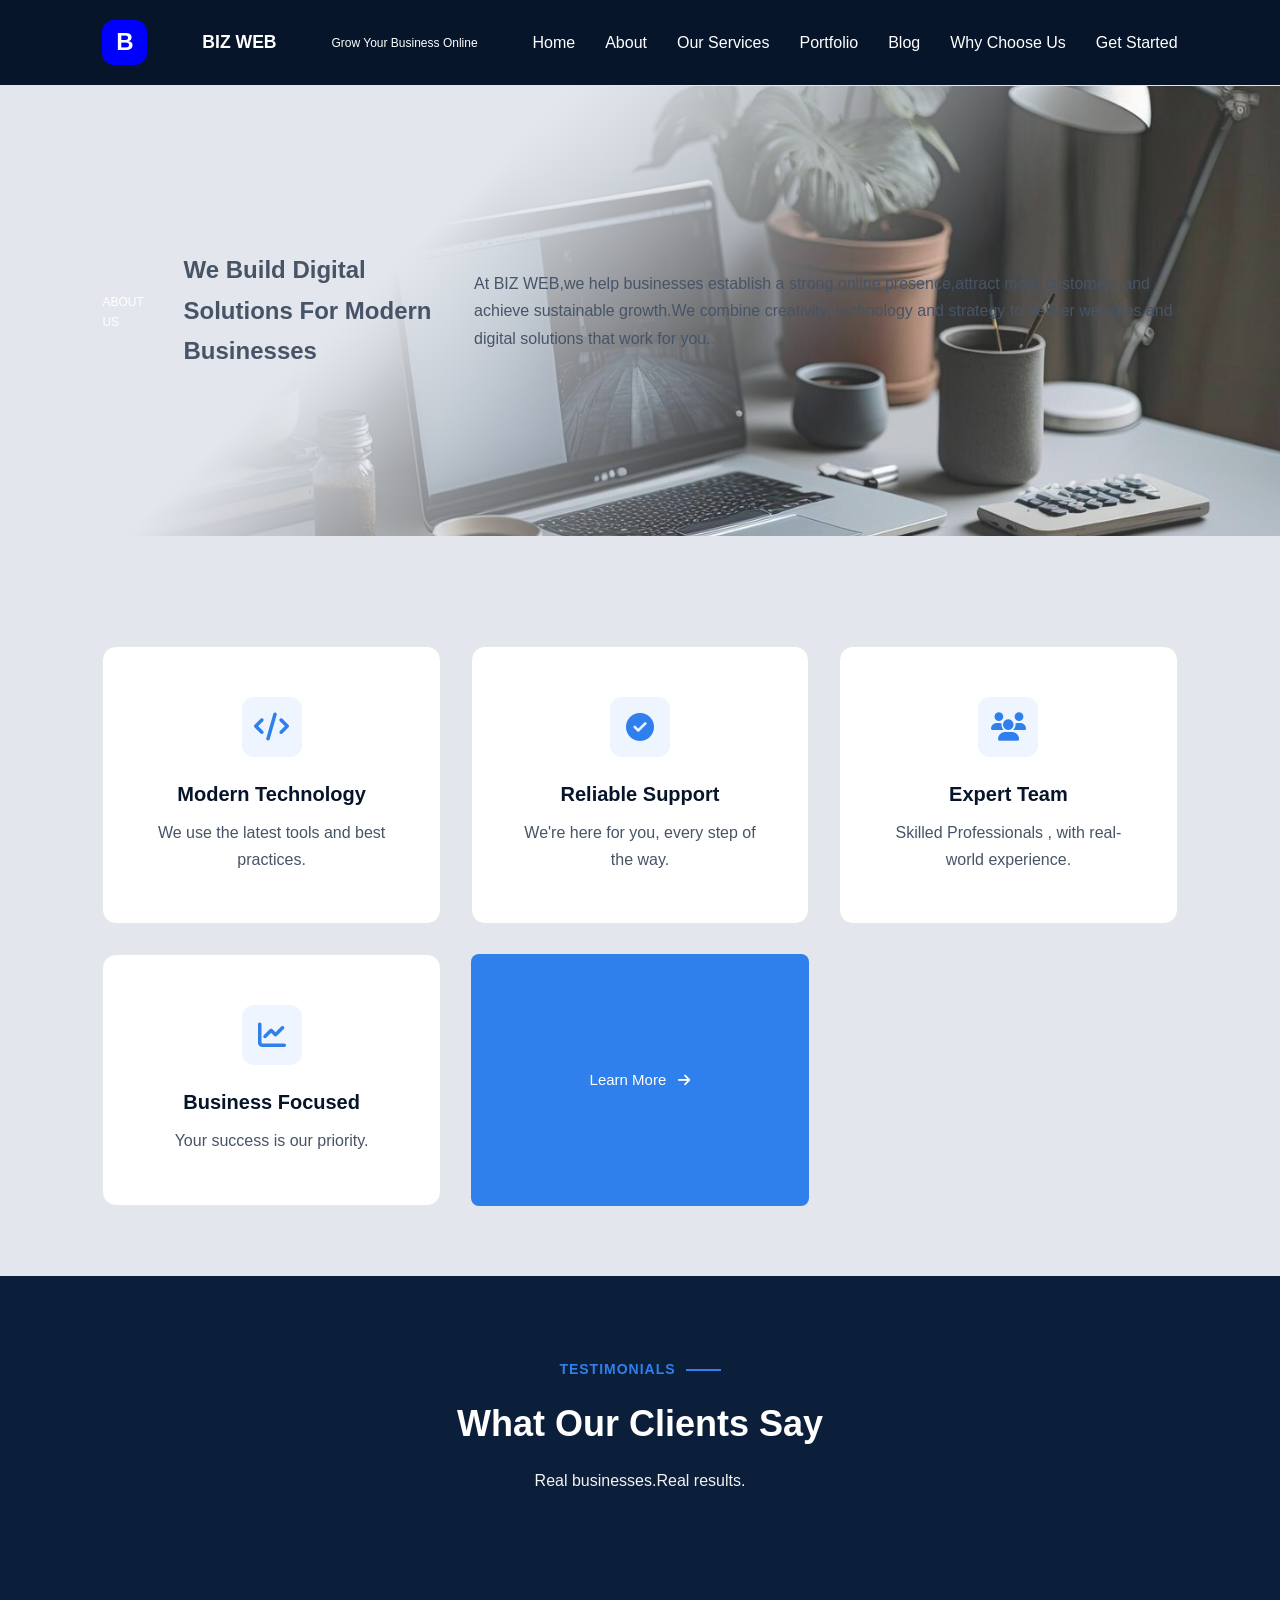
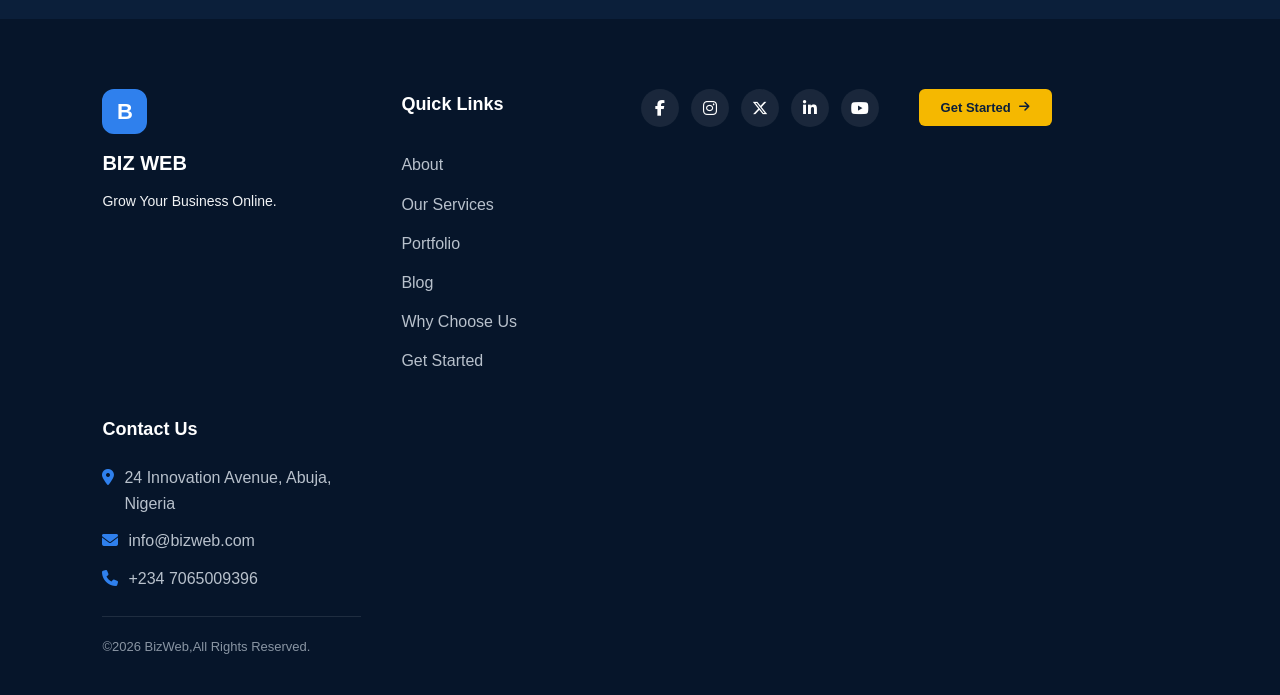
<file: about (4).html>
<!DOCTYPE html>
<html lang="en">
<head>
 <meta charset="UTF-8">
 <meta name="viewport" content="width=device-width, initial-scale=1">
 <title>BIZ WEB</title>
 <link rel="stylesheet"
      href="https://cdnjs.cloudflare.com/ajax/libs/font-awesome/6.5.2/css/all.min.css">
 <link rel="stylesheet" href="business.css">
</head>
<body>
 <header>
  <nav>
   <div class="logo"><Strong>B</Strong></div>
   <div class="business-name">BIZ WEB</div>
   <p class="eyebrow">Grow Your Business Online</p>
       <button id="menu-toggle">☰</button>
       <ul id="nav-menu">
        <li>
         <a href="business.html">Home</a>
        </li>
        <li>
         <a href="about.html">About </a>
        </li>
        <li>
         <a href="services.html"> Our Services</a>
        </li>
        <li>
         <a href="portfolio.html">Portfolio</a>
        </li>
        <li>
         <a href="blog.html">Blog</a>
        </li>
        <li>
         <a href="why-us.html">Why Choose Us</a>
        </li>
        <li>
         <a href="contact.html">Get Started</a>
        </li>
       </ul>
  </nav>
 </header>
 <main>
  <section id="about-content">
   <p class="eyebrow">ABOUT US <span></span></p>
   <h2>We Build Digital Solutions <span class="highlight">For Modern Businesses</span></h2>
   <p>At BIZ WEB,we help businesses establish a strong online presence,attract more customers,and achieve sustainable growth.We combine creativity, technology and strategy to deliver websites and digital solutions that work for you.</p>
   </section>
   <section id="about-info">
   <div class="about-container">
    <div class="about-card">
     <i class="fas fa-code"></i>
     <h3>Modern Technology</h3>
     <p>We use the latest tools and best practices.</p>
    </div>
    <div class="about-card">
     <i class="fas fa-circle-check"></i>
     <h3>Reliable Support</h3>
     <p>We're here for you, every step of the way.</p>
    </div>
    <div class="about-card">
     <i class="fas fa-users"></i>
     <h3>Expert Team</h3>
     <p>Skilled Professionals , with real-world experience.</p>
    </div>
    <div class="about-card">
     <i class="fas fa-chart-line"></i>
     <h3>Business Focused</h3>
     <p>Your success is our priority.</p>
    </div>
    <button id="learn-more">Learn More <i class="fas fa-arrow-right"></i></button>
   </div>
   </section>
   </main>
   <section id="testimonials">
    <div class="testimonial-container">
     <div class="testimonial-heading">
      <p class="eyebrow">TESTIMONIALS<span></span> </p>
      <h2>What Our Clients Say</h2>
      <p>Real businesses.Real results.</p>
     </div>
    </div>
   </section>
   <footer class="site-footer">
      <div class="container-grid">
   <div class="footer-brand">
   <div class="logo"><strong>B</strong></div>
   <div class="business-name">BIZ WEB</div>
   <p class="eyebrow">Grow Your Business Online.</p>
   </div>
   <div class="footer-links">
   <h3>Quick Links</h3>
   <a href="about.html">About</a>
   <a href="services.html">Our Services</a>
   <a href="portfolio.html">Portfolio</a>
   <a href="blog.html">Blog</a>
   <a href="why-us.html">Why Choose Us</a>
   <a href="contact.html">Get Started</a>
   </div>
  <div class="contact-socials">
<a href="#" aria-label="Facebook">
        <i class="fa-brands fa-facebook-f"></i>
    </a>

    <a href="#" aria-label="Instagram">
        <i class="fa-brands fa-instagram"></i>
    </a>

    <a href="#" aria-label="X">
        <i class="fa-brands fa-x-twitter"></i>
    </a>

    <a href="#" aria-label="LinkedIn">
        <i class="fa-brands fa-linkedin-in"></i>
    </a>
    <a href="#" aria-label="YouTube">
     <i class="fa-brands fa-youtube"></i>
    </a>
</div>
<button id="get-started">Get Started<i class="fas fa-arrow-right"></i></button>

<div class="footer-contact">
    <h3>Contact Us</h3>

    <p>
        <i class="fas fa-map-marker-alt"></i>
        24 Innovation Avenue, Abuja, Nigeria
    </p>

    <p>
        <i class="fas fa-envelope"></i>
        info@bizweb.com
    </p>

    <p>
        <i class="fas fa-phone"></i>
        +234 7065009396
    </p>
    <p>©2026 BizWeb,All Rights Reserved.</p>
</div>
</div>
 </footer>
 <script src="business.js"></script>
 </body>
 </html>
</file>
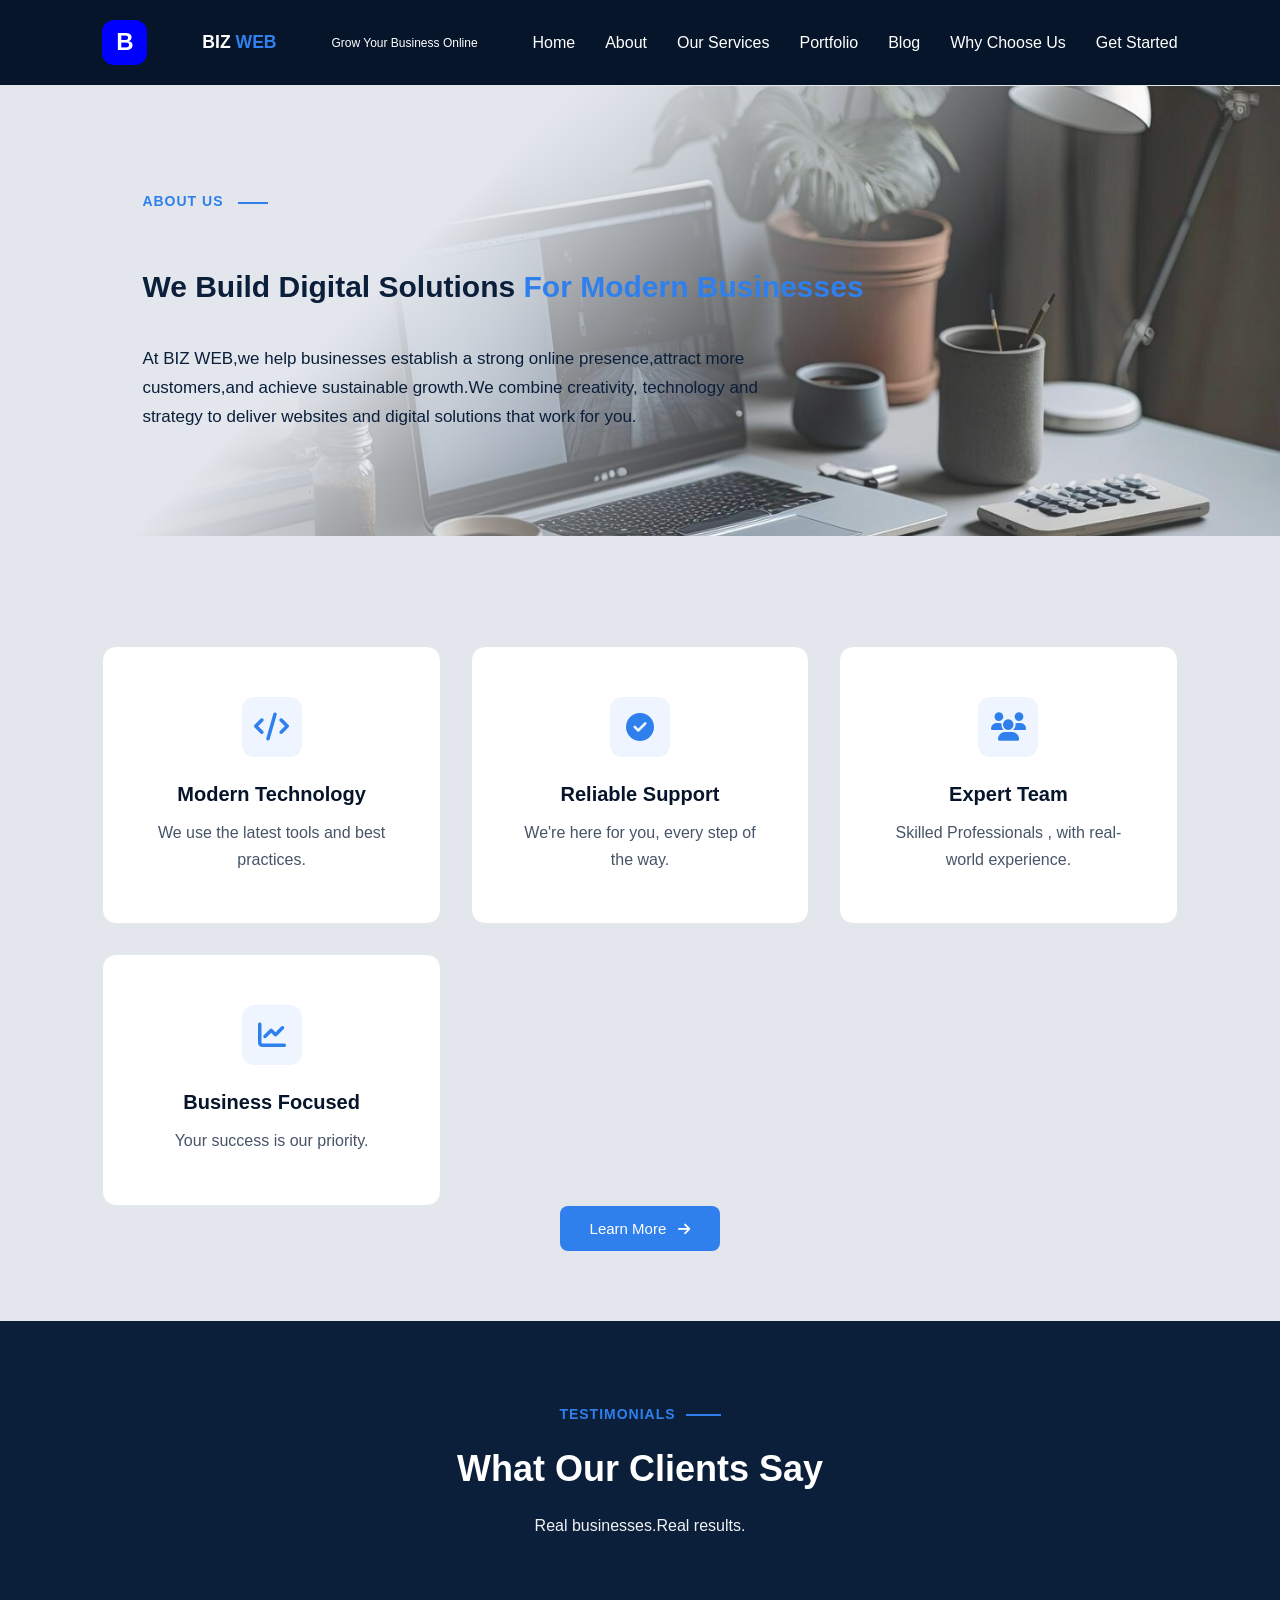
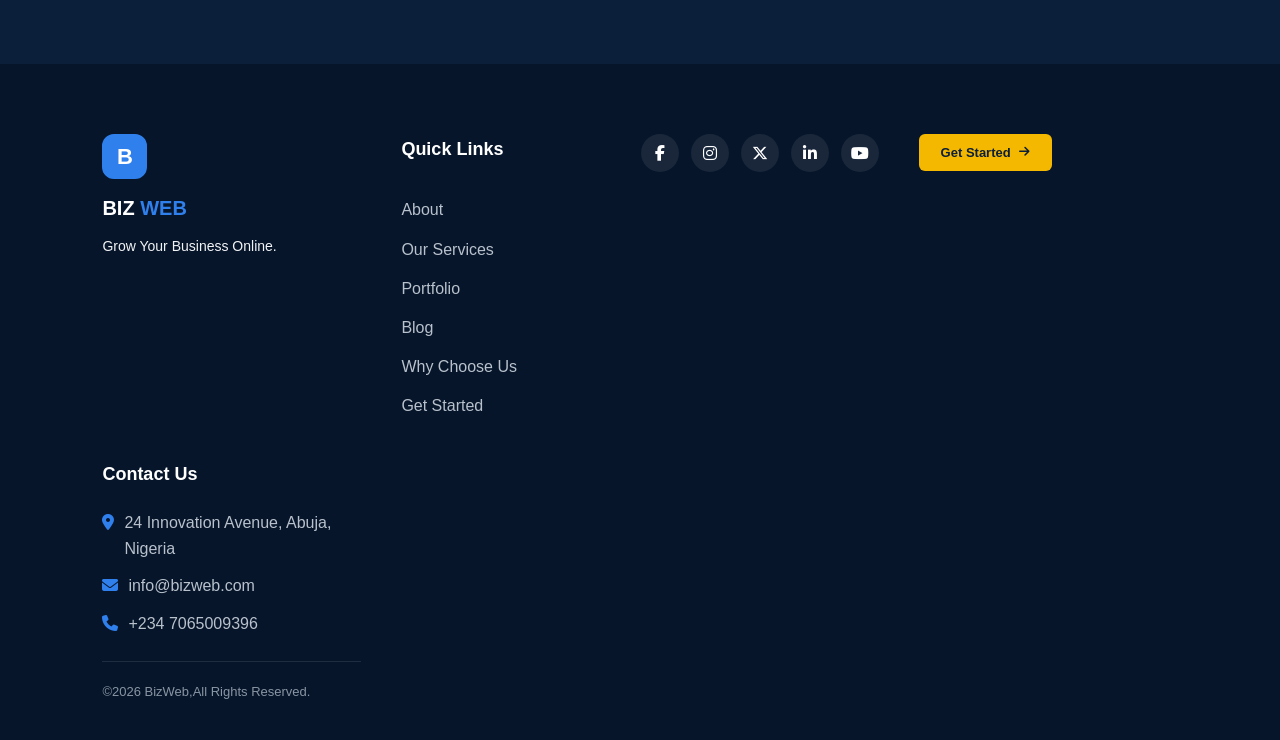
<file: about.html>
<!DOCTYPE html>
<html lang="en">
<head>
 <meta charset="UTF-8">
 <meta name="viewport" content="width=device-width, initial-scale=1">
 <title>BIZ WEB</title>
 <link rel="stylesheet"
      href="https://cdnjs.cloudflare.com/ajax/libs/font-awesome/6.5.2/css/all.min.css">
 <link rel="stylesheet" href="business.css">
</head>
<body>
 <header>
  <nav>
   <div class="logo"><Strong>B</Strong></div>
   <div class="business-name">BIZ <span class="highlight">WEB</span></div>
   <p class="eyebrow">Grow Your Business Online</p>
       <button id="menu-toggle">☰</button>
       <ul id="nav-menu">
        <li>
         <a href="index.html">Home</a>
        </li>
        <li>
         <a href="about.html">About </a>
        </li>
        <li>
         <a href="services.html"> Our Services</a>
        </li>
        <li>
         <a href="portfolio.html">Portfolio</a>
        </li>
        <li>
         <a href="blog.html">Blog</a>
        </li>
        <li>
         <a href="why-us.html">Why Choose Us</a>
        </li>
        <li>
         <a href="contact.html">Get Started</a>
        </li>
       </ul>
  </nav>
 </header>
 <main>
  <section id="about-content">
    <div class="about-content-hero">
   <p class="eyebrow">ABOUT US <span></span></p>
   <h2>We Build Digital Solutions <span class="highlight">For Modern Businesses</span></h2>
   <p>At BIZ WEB,we help businesses establish a strong online presence,attract more customers,and achieve sustainable growth.We combine creativity, technology and strategy to deliver websites and digital solutions that work for you.</p>
   </div>
   </section>
   <section id="about-info">
   <div class="about-container">
    <div class="about-card">
     <i class="fas fa-code"></i>
     <h3>Modern Technology</h3>
     <p>We use the latest tools and best practices.</p>
    </div>
    <div class="about-card">
     <i class="fas fa-circle-check"></i>
     <h3>Reliable Support</h3>
     <p>We're here for you, every step of the way.</p>
    </div>
    <div class="about-card">
     <i class="fas fa-users"></i>
     <h3>Expert Team</h3>
     <p>Skilled Professionals , with real-world experience.</p>
    </div>
    <div class="about-card">
     <i class="fas fa-chart-line"></i>
     <h3>Business Focused</h3>
     <p>Your success is our priority.</p>
    </div>
   </div>
   <button id="learn-more">Learn More <i class="fas fa-arrow-right"></i></button>
   </section>
   </main>
   <section id="testimonials">
    <div class="testimonial-container">
     <div class="testimonial-heading">
      <p class="eyebrow">TESTIMONIALS<span></span> </p>
      <h2>What Our Clients Say</h2>
      <p>Real businesses.Real results.</p>
     </div>
    </div>
   </section>
   <footer class="site-footer">
      <div class="container-grid">
   <div class="footer-brand">
   <div class="logo"><strong>B</strong></div>
   <div class="business-name">BIZ <span class="highlight">WEB</span></div>
   <p class="eyebrow">Grow Your Business Online.</p>
   </div>
   <div class="footer-links">
   <h3>Quick Links</h3>
   <a href="about.html">About</a>
   <a href="services.html">Our Services</a>
   <a href="portfolio.html">Portfolio</a>
   <a href="blog.html">Blog</a>
   <a href="why-us.html">Why Choose Us</a>
   <a href="contact.html">Get Started</a>
   </div>
  <div class="contact-socials">
<a href="#" aria-label="Facebook">
        <i class="fa-brands fa-facebook-f"></i>
    </a>

    <a href="#" aria-label="Instagram">
        <i class="fa-brands fa-instagram"></i>
    </a>

    <a href="#" aria-label="X">
        <i class="fa-brands fa-x-twitter"></i>
    </a>

    <a href="#" aria-label="LinkedIn">
        <i class="fa-brands fa-linkedin-in"></i>
    </a>
    <a href="#" aria-label="YouTube">
     <i class="fa-brands fa-youtube"></i>
    </a>
</div>
<button id="get-started">Get Started<i class="fas fa-arrow-right"></i></button>

<div class="footer-contact">
    <h3>Contact Us</h3>

    <p>
        <i class="fas fa-map-marker-alt"></i>
        24 Innovation Avenue, Abuja, Nigeria
    </p>

    <p>
        <i class="fas fa-envelope"></i>
        info@bizweb.com
    </p>

    <p>
        <i class="fas fa-phone"></i>
        +234 7065009396
    </p>
    <p>©2026 BizWeb,All Rights Reserved.</p>
</div>
</div>
 </footer>
 <script src="business.js"></script>
 </body>
 </html>
</file>
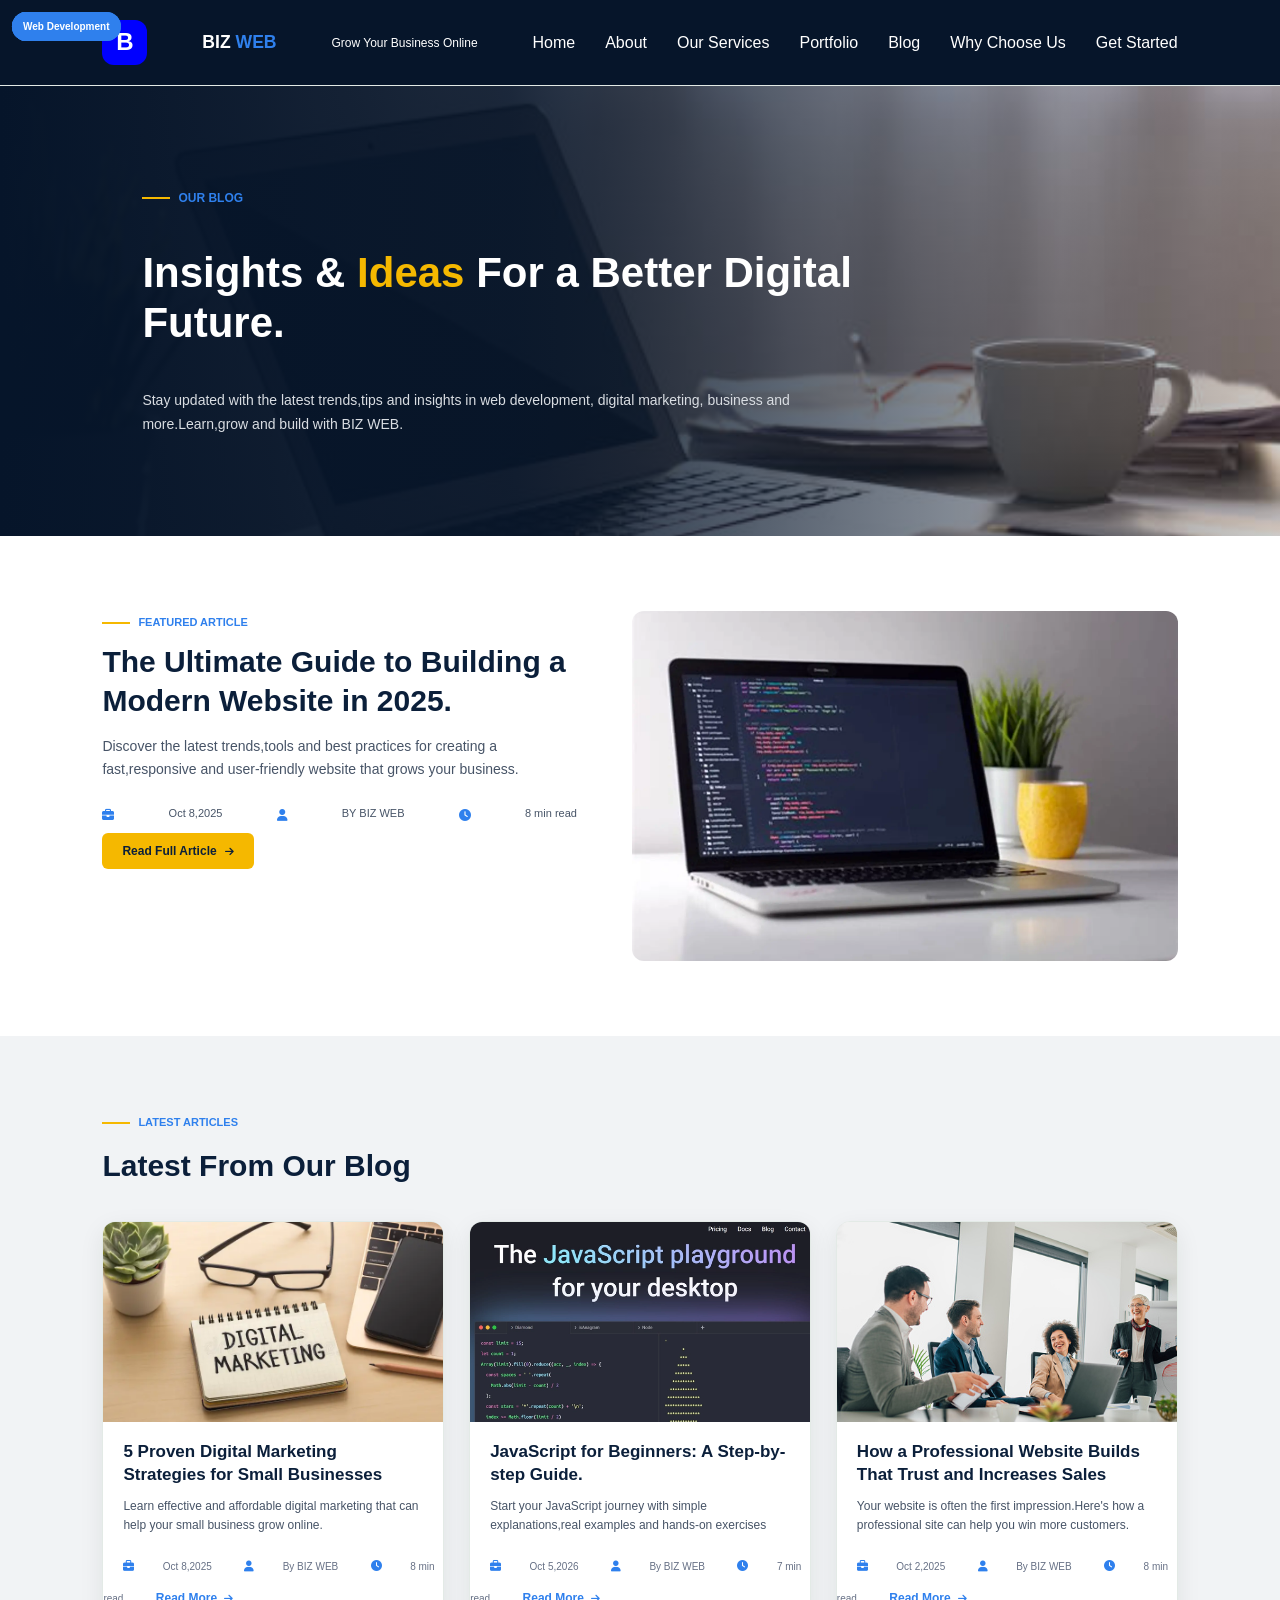
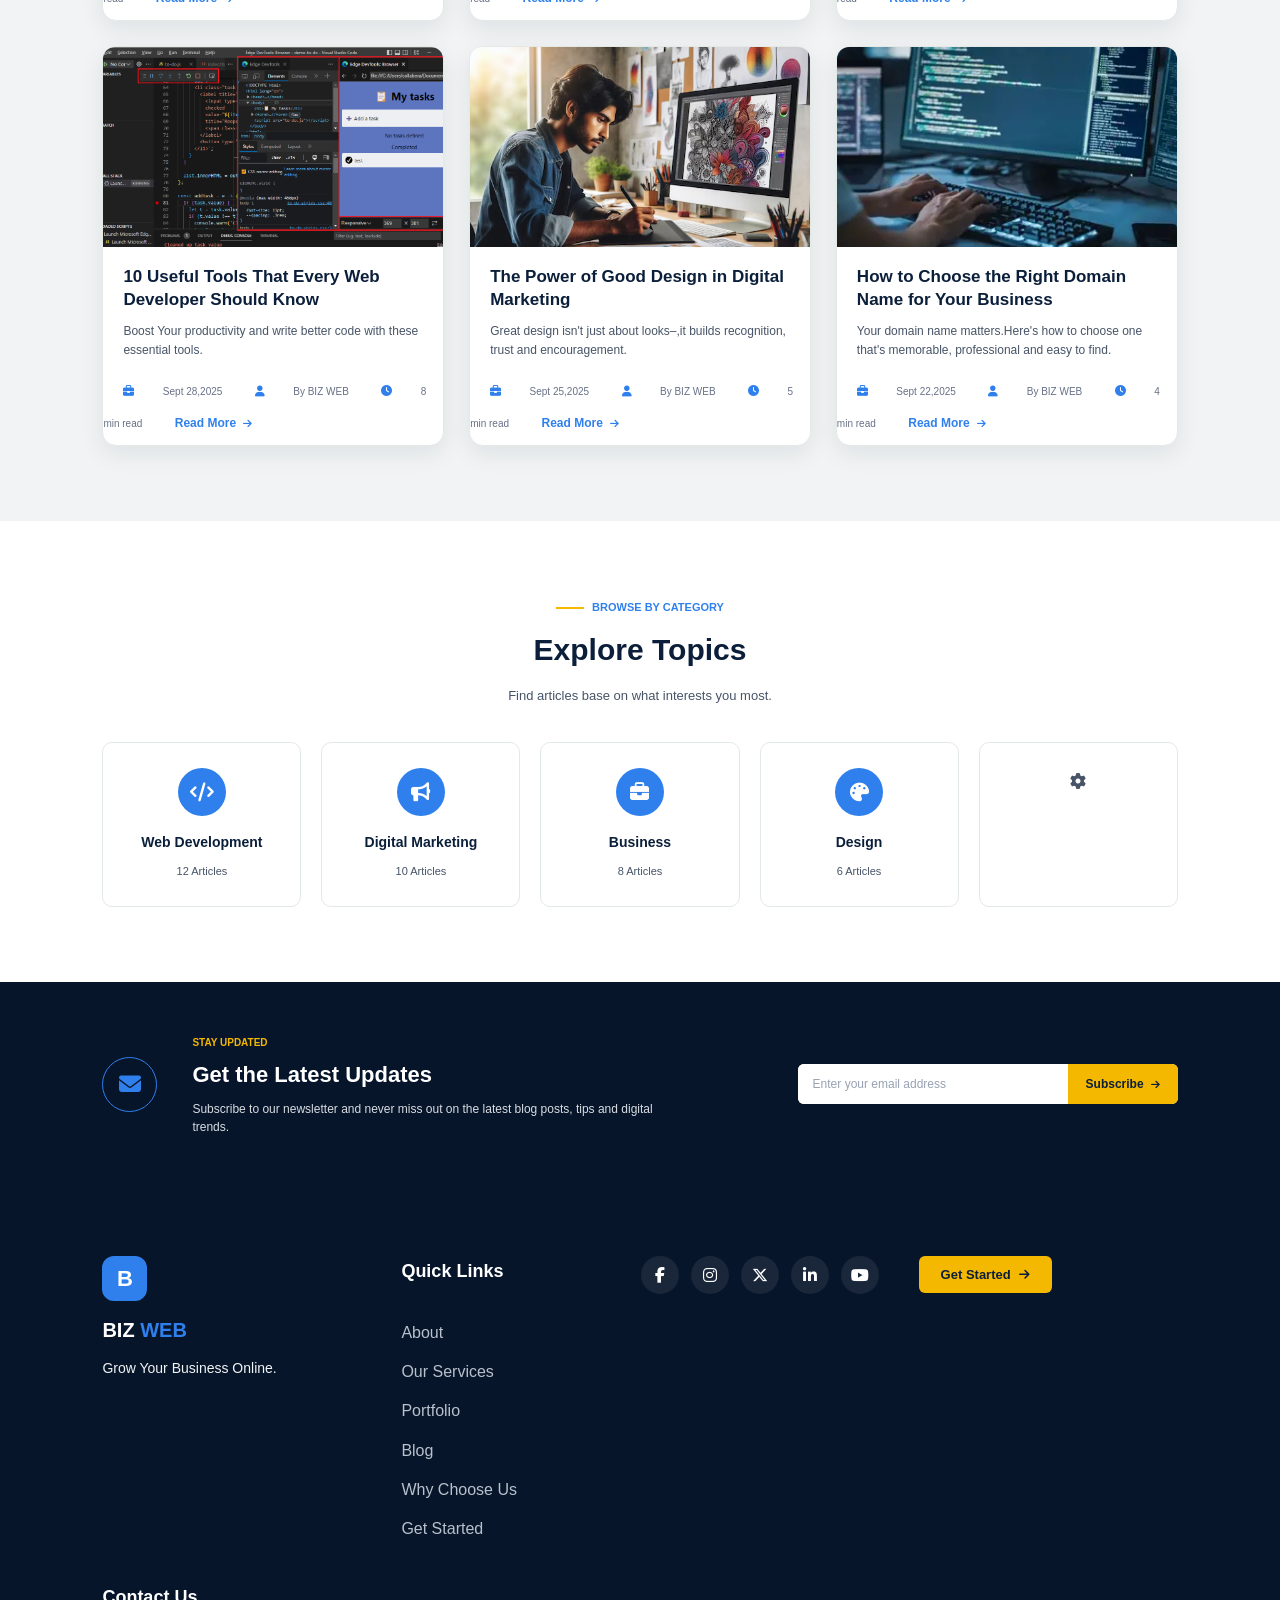
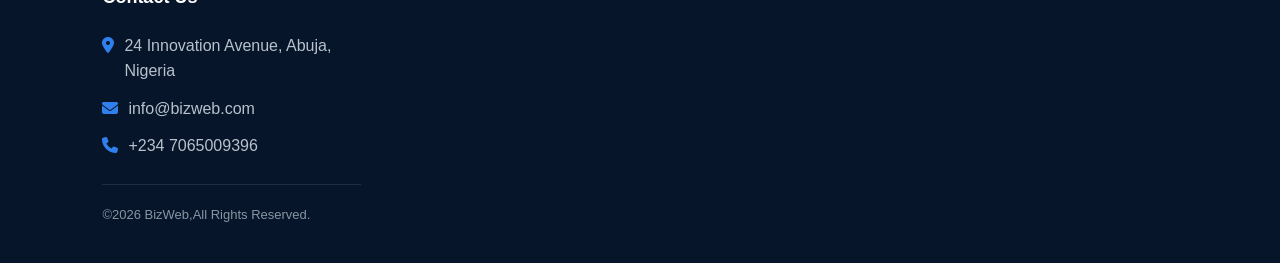
<file: blog.html>
<!DOCTYPE html>
<html lang="en">
<head>
 <meta charset="UTF-8">
 <meta name="viewport" content="width=device-width, initial-scale=1">
 <title>BIZ WEB</title>
 <link rel="stylesheet"
      href="https://cdnjs.cloudflare.com/ajax/libs/font-awesome/6.5.2/css/all.min.css">
 <link rel="stylesheet" href="business.css">
</head>
<body>
 <header>
  <nav>
   <div class="logo"><Strong>B</Strong></div>
   <div class="business-name">BIZ <span class="highlight">WEB</span></div>
   <p class="eyebrow">Grow Your Business Online</p>
       <button id="menu-toggle">☰</button>
       <ul id="nav-menu">
        <li>
         <a href="index.html">Home</a>
        </li>
        <li>
         <a href="about.html">About </a>
        </li>
        <li>
         <a href="services.html"> Our Services</a>
        </li>
        <li>
         <a href="portfolio.html">Portfolio</a>
        </li>
        <li>
         <a href="blog.html">Blog</a>
        </li>
        <li>
         <a href="why-us.html">Why Choose Us</a>
        </li>
        <li>
         <a href="contact.html">Get Started</a>
        </li>
       </ul>
  </nav>
 </header>
 <main>
  <section id="blog-hero">
    <div class="blog-hero-content">
   <p class="eyebrow"><span></span>Our Blog</p>
   <h2>Insights & <span class="highlight">Ideas</span> For a Better Digital Future.</h2>
   <p>Stay updated with the latest trends,tips and insights in web development, digital marketing, business and more.Learn,grow and build with BIZ WEB.</p>
    </div>
  </section>
  <section id="blog-content">
   <p class="eyebrow"><span></span>FEATURED ARTICLE</p>
   <h2>The Ultimate Guide to Building a Modern Website in 2025.</h2>
   <p>Discover the latest trends,tools and best practices for creating a fast,responsive and user-friendly website that grows your business.</p>
   <div class="blog-info">
    <i class="fas fa-briefcase"></i>
   <p class="eyebrow">Oct 8,2025</p>
   <i class="fas fa-user"></i>
   <p class="eyebrow">BY BIZ WEB</p>
   <i class="fas fa-clock"></i>
   <p class="eyebrow">8 min read</p>
   </div>
   <button id="read-full-article">Read Full Article<i class="fas fa-arrow-right"></i></button>
   <div class="featured-container">
    <div class="featured-card">
     <div class="featured-image">
      <img src="web-development-with-a-system.jpg" alt="Web Development">
     </div>
    </div>
   </div>
  </section>
  <section id="latest-blog">
   <p class="eyebrow"><span></span>LATEST ARTICLES</p>
   <h2>Latest From Our Blog</h2>
   <div class="latest-container">
    <div class="latest-card">
        <div class="latest-card-image">
     <img src="digital-marketing-on-a-wooden-desk.webp" alt="Digital Marketing">
     <span class="article-category">Digital Marketing</span>
     </div>
     <h3>5 Proven Digital Marketing Strategies for Small Businesses</h3>
     <p>Learn effective and affordable digital marketing that can help your small business grow online.</p>
     <i class="fas fa-briefcase"></i>
     <p class="eyebrow">Oct 8,2025</p>
     <i class="fas fa-user"></i>
     <p class="eyebrow">By BIZ WEB</p>
     <i class="fas fa-clock"></i>
     <p class="eyebrow">8 min read</p>
     <a href="why-us.html">Read More<i class="fas fa-arrow-right"></i></a>
    </div>
    <div class="latest-card">
        <div class="latest-card-image">
     <img src="javascript-web-development.webp" alt="Web Development">
     <span class="article-category">Web Development</span>
     </div>
     <h3>JavaScript for Beginners: A Step-by-step Guide.</h3>
     <p>Start your JavaScript journey with simple explanations,real examples and hands-on exercises</p>
     <i class="fas fa-briefcase"></i>
     <p class="eyebrow">Oct 5,2026</p>
     <i class="fas fa-user"></i>
     <p class="eyebrow">By BIZ WEB</p>
     <i class="fas fa-clock"></i>
     <p class="eyebrow">7 min read</p>
     <a href="why-us.html">Read More<i class="fas fa-arrow-right"></i></a>
    </div>
    <div class="latest-card">
        <div class="latest-card-image">
     <img src="business-strategy.jpg" alt="Business Strategy">
     <span class="article-category">Business</span>
        </div>
     <h3>How a Professional Website Builds That Trust and Increases Sales</h3>
     <p>Your website is often the first impression.Here's how a professional site can help you win more customers.</p>
     <i class="fas fa-briefcase"></i>
     <p class="eyebrow">Oct 2,2025</p>
     <i class="fas fa-user"></i>
     <p class="eyebrow">By BIZ WEB</p>
     <i class="fas fa-clock"></i>
     <p class="eyebrow">8 min read</p>
     <a href="why-us.html">Read More<i class="fas fa-arrow-right"></i></a>
    </div>
    <div class="latest-card">
        <div class="latest-card-image">
     <img src="developer tools.webp" alt="Developer Tools">
     <span class="article-category">Technology</span>
        </div>
     <h3>10 Useful Tools That Every Web Developer Should Know</h3>
     <p>Boost Your productivity and write better code with these essential tools.</p>
     <i class="fas fa-briefcase"></i>
     <p class="eyebrow">Sept 28,2025</p>
     <i class="fas fa-user"></i>
     <p class="eyebrow">By BIZ WEB</p>
     <i class="fas fa-clock"></i>
     <p class="eyebrow">8 min read</p>
     <a href="why-us.html">Read More<i class="fas fa-arrow-right"></i></a>
    </div>
    <div class="latest-card">
        <div class="latest-card-image">
     <img src="digital-design.jpg" alt="Digital Design">
     <span class="article-category">Design</span>
        </div>
     <h3>The Power of Good Design in Digital Marketing</h3>
     <p>Great design isn't just about looks–,it builds recognition, trust and encouragement.</p>
     <i class="fas fa-briefcase"></i>
     <p class="eyebrow">Sept 25,2025</p>
     <i class="fas fa-user"></i>
     <p class="eyebrow">By BIZ WEB</p>
     <i class="fas fa-clock"></i>
     <p class="eyebrow">5 min read</p>
     <a href="why-us.html">Read More<i class="fas fa-arrow-right"></i></a>
    </div>
    <div class="latest-card">
        <div class="latest-card-image">
     <img src="web-development.jpg" alt="Web Development">
      <span class="article-category">Web Development</span>
        </div>
     <h3>How to Choose the Right Domain Name for Your Business</h3>
     <p>Your domain name matters.Here's how to choose one that's memorable, professional and easy to find.</p>
     <i class="fas fa-briefcase"></i>
     <p class="eyebrow">Sept 22,2025</p>
     <i class="fas fa-user"></i>
     <p class="eyebrow">By BIZ WEB</p>
     <i class="fas fa-clock"></i>
     <p class="eyebrow">4 min read</p>
     <a href="why-us.html">Read More<i class="fas fa-arrow-right"></i></a>
    </div>
   </div>
  </section>
  <section id="Explore-topics">
   <p class="eyebrow"><span></span>BROWSE BY CATEGORY</p>
   <h2>Explore Topics</h2>
   <p>Find articles base on what interests you most.</p>
   <div class="explore-container">
    <div class="explore-card">
     <div class="card-icon">
      <i class="fas fa-code"></i>
      </div>
      <h3>Web Development</h3>
      <p>12 Articles</p>
    </div>
    <div class="explore-card">
     <div class="card-icon">
      <i class="fas fa-bullhorn"></i>
     </div>
     <h3>Digital Marketing</h3>
     <p>10 Articles</p>
    </div>
    <div class="explore-card">
     <div class="card-icon">
      <i class="fas fa-briefcase"></i>
     </div>
     <h3>Business</h3>
     <p>8 Articles</p>
    </div>
    <div class="explore-card">
     <div class="card-icon">
      <i class="fas fa-palette"></i>
     </div>
     <h3>Design</h3>
     <p>6 Articles</p>
    </div>
    <div class="explore-card">
     <i class="fas fa-gear"></i>
    </div>
   </div>
  </section>
  <section id="newsletter">
    <div class="newsletter-content">

        <div class="newsletter-icon">
            <i class="fas fa-envelope"></i>
        </div>

        <div class="newsletter-text">
            <p class="eyebrow">STAY UPDATED</p>
            <h2>Get the Latest Updates</h2>
            <p>
                Subscribe to our newsletter and never miss out on the latest
                blog posts, tips and digital trends.
            </p>
        </div>

        <form class="newsletter-form">
            <input 
                type="email" 
                placeholder="Enter your email address"
            >
            <button type="submit">
                Subscribe
                <i class="fas fa-arrow-right"></i>
            </button>
        </form>

    </div>
</section>
</main>
  <footer class="site-footer">
      <div class="container-grid">
   <div class="footer-brand">
   <div class="logo"><strong>B</strong></div>
   <div class="business-name">BIZ <span class="highlight">WEB</span></div>
   <p class="eyebrow">Grow Your Business Online.</p>
   </div>
   <div class="footer-links">
   <h3>Quick Links</h3>
   <a href="about.html">About</a>
   <a href="services.html">Our Services</a>
   <a href="portfolio.html">Portfolio</a>
   <a href="blog.html">Blog</a>
   <a href="why-us.html">Why Choose Us</a>
   <a href="contact.html">Get Started</a>
   </div>
  <div class="contact-socials">
<a href="#" aria-label="Facebook">
        <i class="fa-brands fa-facebook-f"></i>
    </a>

    <a href="#" aria-label="Instagram">
        <i class="fa-brands fa-instagram"></i>
    </a>

    <a href="#" aria-label="X">
        <i class="fa-brands fa-x-twitter"></i>
    </a>

    <a href="#" aria-label="LinkedIn">
        <i class="fa-brands fa-linkedin-in"></i>
    </a>
    <a href="#" aria-label="YouTube">
     <i class="fa-brands fa-youtube"></i>
    </a>
</div>
<button id="get-started">Get Started<i class="fas fa-arrow-right"></i></button>
<div class="footer-contact">
    <h3>Contact Us</h3>

    <p>
        <i class="fas fa-map-marker-alt"></i>
        24 Innovation Avenue, Abuja, Nigeria
    </p>

    <p>
        <i class="fas fa-envelope"></i>
        info@bizweb.com
    </p>

    <p>
        <i class="fas fa-phone"></i>
        +234 7065009396
    </p>
    <p>©2026 BizWeb,All Rights Reserved.</p>
</div>
</div>
 </footer>
 <script src="business.js"></script>
 </body>
 </html>
</file>
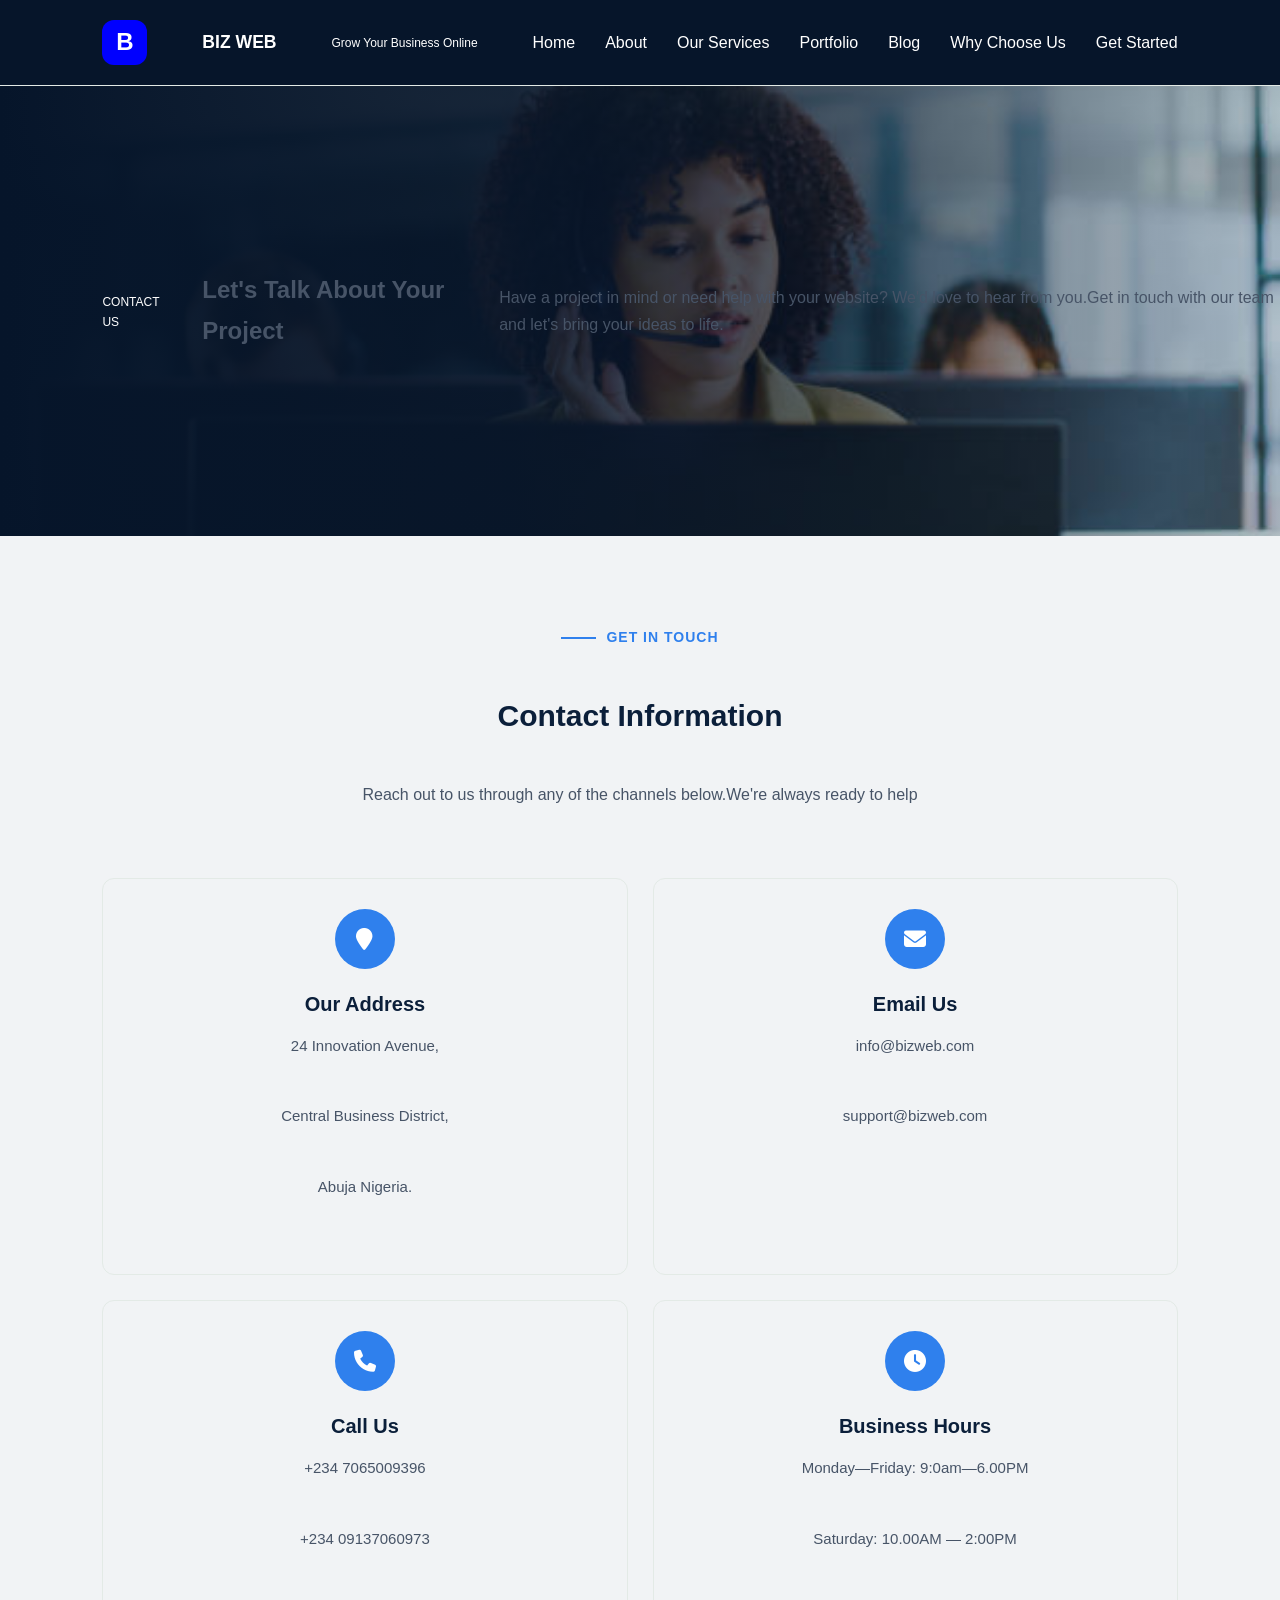
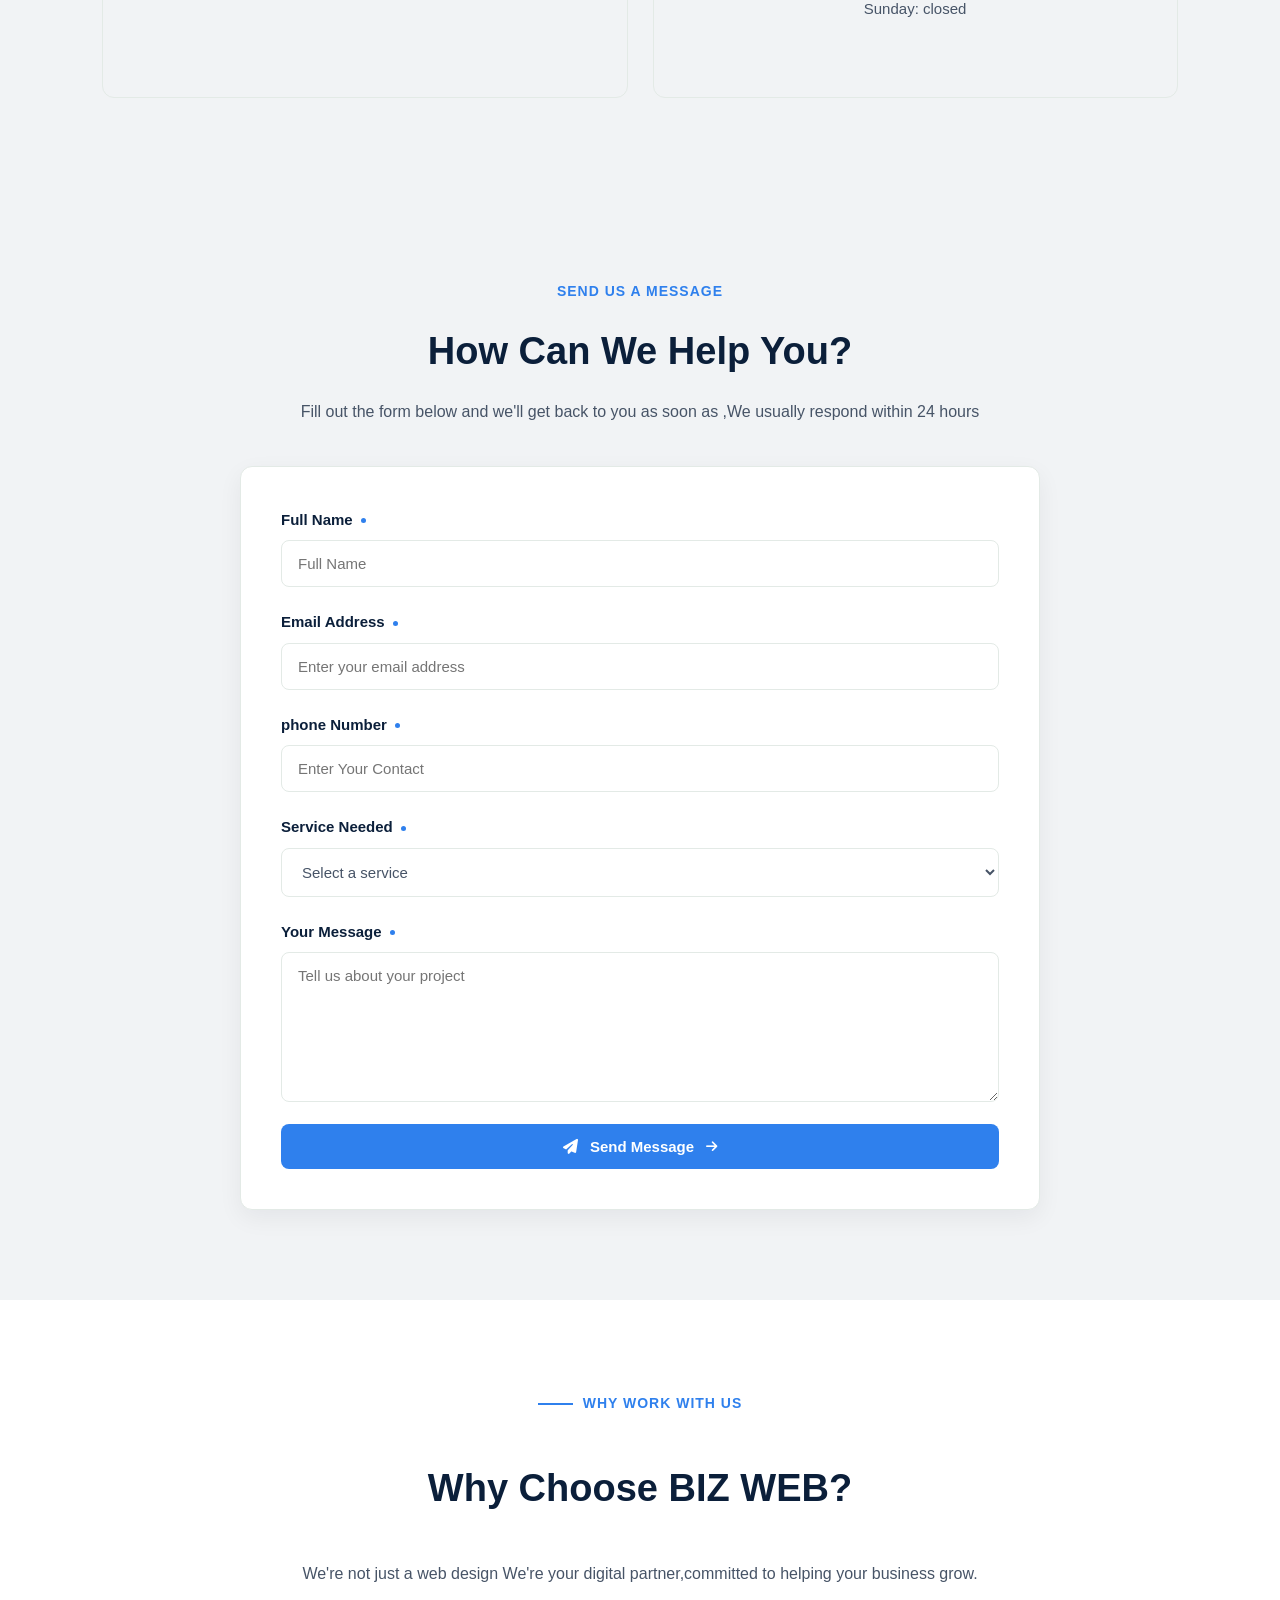
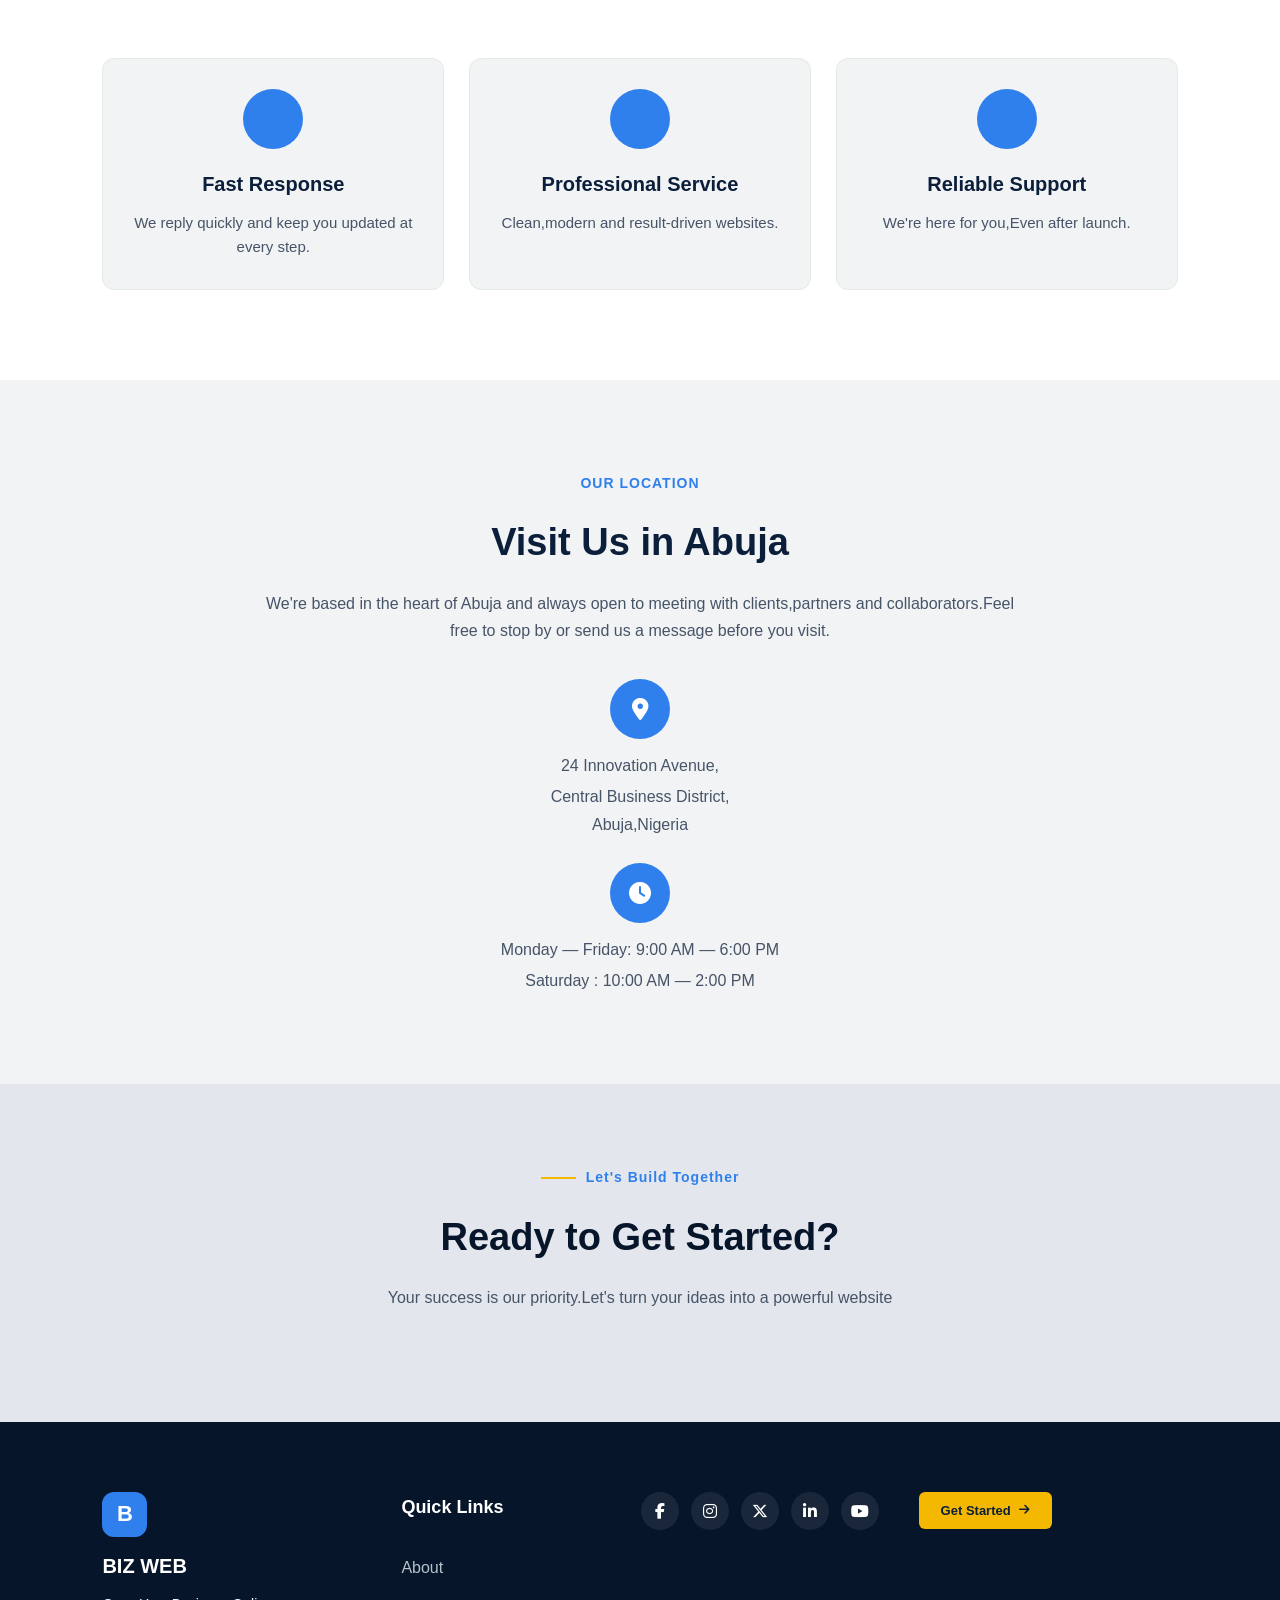
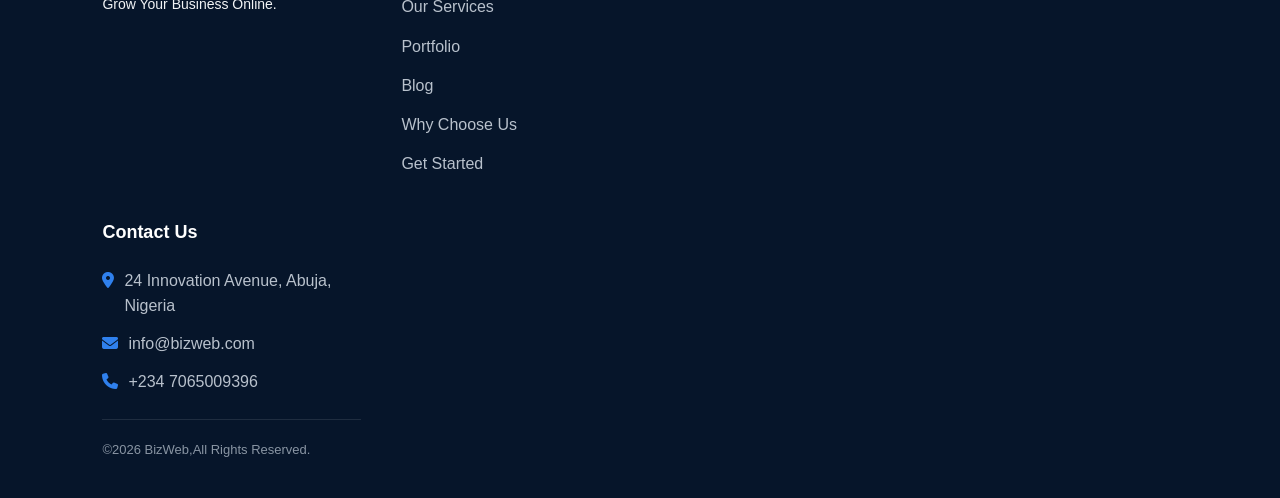
<file: contact (3).html>
<!DOCTYPE html>
<html lang="en">
<head>
 <meta charset="UTF-8">
 <meta name="viewport" content="width=device-width, initial-scale=1">
 <title>BIZ WEB</title>
 <link rel="stylesheet"
      href="https://cdnjs.cloudflare.com/ajax/libs/font-awesome/6.5.2/css/all.min.css">
 <link rel="stylesheet" href="business.css">
</head>
<body>
 <header>
  <nav>
   <div class="logo"><Strong>B</Strong></div>
   <div class="business-name">BIZ WEB</div>
   <p class="eyebrow">Grow Your Business Online</p>
       <button id="menu-toggle">☰</button>
       <ul id="nav-menu">
        <li>
         <a href="business.html">Home</a>
        </li>
        <li>
         <a href="about.html">About </a>
        </li>
        <li>
         <a href="services.html"> Our Services</a>
        </li>
        <li>
         <a href="portfolio.html">Portfolio</a>
        </li>
        <li>
         <a href="blog.html">Blog</a>
        </li>
        <li>
         <a href="why-us.html">Why Choose Us</a>
        </li>
        <li>
         <a href="contact.html">Get Started</a>
        </li>
       </ul>
  </nav>
 </header>
 <main>
  <section id="contact-hero">
   <p class="eyebrow"><span></span>CONTACT US</p>
   <h1>Let's Talk About Your <span class="highlight">Project</span></h1>
   <p>Have a project in mind or need help with your website? We'd love to hear from you.Get in touch with our team and let's bring your ideas to life.</p>
   </section>
   <section id="contact-intro">
    <p class="eyebrow"><span></span>GET IN TOUCH</p>
    <h2>Contact Information</h2>
    <p>Reach out to us through any of the channels below.We're always ready to help</p>
   <div class="contact-icon">
    <i class="fas fa-map-marker"></i>
    <h3>Our Address</h3>
    <p>24 Innovation Avenue,</p>
    <p> Central Business District,</p>
    <p>Abuja Nigeria.</p>
    </div>
    <div class="contact-icon">
     <i class="fas fa-envelope"></i>
     <h3>Email Us</h3>
     <p>info@bizweb.com</p>
     <p>support@bizweb.com</p>
    </div>
    
    <div class="contact-icon">
     <i class="fas fa-phone"></i>
     <h3>Call Us</h3>
     <p>+234 7065009396</p>
     <p>+234 09137060973</p>
    </div>
    <div class="contact-icon">
     <i class="fas fa-clock"></i>
     <h3>Business Hours</h3>
     <p>Monday—Friday: 9:0am—6.00PM</p>
     <p>Saturday: 10.00AM — 2:00PM</p>
     <p>Sunday: closed</p>
    </div>
  </section>
  <section id="contact-section">
   <p class="eyebrow">SEND US A MESSAGE</p>
   <h2>How Can We Help You?</h2>
   <p>Fill out the form  below and we'll get back to you as soon as ,We usually respond within 24 hours</p>
   <div class="contact-container">
    <div class="contact-card">
     <form id="contact-form">
      <label for="name">Full Name <span class="required-dot"></span></label>
      <input type="text" id="name" name="name" placeholder="Full Name">
       <label for="email">Email Address <span class="required-dot"></span></label>
     <input type="text" id="email" name="email" placeholder="Enter your email address">
     <label for="contact">phone Number <span class="required-dot"></span></label>
     <input type="tel" id="contact" name="number" placeholder="Enter Your Contact">
     <label for="service">Service Needed <span class="required-dot"></span></label>
     <select id="service" name="service" required>
      <option value="" disabled selected>Select a service</option>
      <option value="web-development">Web Development</option>
      <option value="digital-marketing">Digital Marketing</option>
      <option value="graphic-design">Graphic Design</option>
      <option value="website-maintenance">Website Maintenance</option>
      <option value="branding">Branding</option>
      <option value="other">Other</option>
     </select>
      <label for="message">Your Message <span class="required-dot"></span></label>
      <textarea id="message" name="message" placeholder="Tell us about your project"></textarea>
      <button id="submit-form" type="submit"><i class="fas fa-paper-plane"></i> Send Message<i class="fas fa-arrow-right"></i>
      </button>
      <p id="form-message"></p>
     </form>
    </div>
   </div>
  </section>
  <section id="contact-info">
   <p class="eyebrow"><span></span>WHY WORK WITH US</p>
   <h2>Why Choose BIZ WEB?</h2>
   <p>We're not just a web design We're your digital partner,committed to helping your business grow.</p>
   <div class="contact-feature">
    <div class="why-icon">
    <i class="fas fa-bolt"></i>
   </div>
   <h3>Fast Response</h3>
   <p>We reply quickly and keep you updated at every step.</p>
   </div>
   <div class="contact-feature">
    <div class="why-icon">
     <i class="fas fa-shield-halved"></i>
    </div>
    <h3>Professional Service</h3>
    <p>Clean,modern and result-driven websites.</p>
   </div>
   <div class="contact-feature">
    <div class="why-icon">
     <i class="fas fa-headset"></i>
    </div>
    <h3>Reliable Support</h3>
    <p>We're here for you,Even after launch.</p>
   </div>
  </section>
  <section id="contact-content">
   <p class="eyebrow">OUR LOCATION</p>
   <h2>Visit Us in Abuja</h2>
   <p>We're based in the heart of Abuja and always open to meeting with clients,partners and collaborators.Feel free to stop by or send us a message before you visit.</p>
   <div class="content-icon">
    <i class="fas fa-map-marker-alt"></i>
    </div>
    <p>24 Innovation Avenue,</p>
    <p>Central Business District,</p>
    <p>Abuja,Nigeria</p>
    <div class="content-icon">
     <i class="fas fa-clock"></i>
    </div>
    <p>Monday — Friday: 9:00 AM — 6:00 PM</p>
    <p>Saturday : 10:00 AM — 2:00 PM</p>
  </section>
  <section id="cta-content">
   <p class="eyebrow"><span></span>Let's Build Together</p>
   <h2>Ready to Get Started?</h2>
   <p>Your success is our priority.Let's turn your ideas into a powerful website</p>
  </section>
  </main>
    <footer class="site-footer">
      <div class="container-grid">
   <div class="footer-brand">
   <div class="logo"><strong>B</strong></div>
   <div class="business-name">BIZ WEB</div>
   <p class="eyebrow">Grow Your Business Online.</p>
   </div>
   <div class="footer-links">
   <h3>Quick Links</h3>
   <a href="about.html">About</a>
   <a href="services.html">Our Services</a>
   <a href="portfolio.html">Portfolio</a>
   <a href="blog.html">Blog</a>
   <a href="why-us.html">Why Choose Us</a>
   <a href="contact.html">Get Started</a>
   </div>
  <div class="contact-socials">
<a href="#" aria-label="Facebook">
        <i class="fa-brands fa-facebook-f"></i>
    </a>

    <a href="#" aria-label="Instagram">
        <i class="fa-brands fa-instagram"></i>
    </a>

    <a href="#" aria-label="X">
        <i class="fa-brands fa-x-twitter"></i>
    </a>

    <a href="#" aria-label="LinkedIn">
        <i class="fa-brands fa-linkedin-in"></i>
    </a>
    <a href="#" aria-label="YouTube">
     <i class="fa-brands fa-youtube"></i>
    </a>
</div>
<button id="get-started">Get Started<i class="fas fa-arrow-right"></i></button>
<div class="footer-contact">
    <h3>Contact Us</h3>

    <p>
        <i class="fas fa-map-marker-alt"></i>
        24 Innovation Avenue, Abuja, Nigeria
    </p>

    <p>
        <i class="fas fa-envelope"></i>
        info@bizweb.com
    </p>

    <p>
        <i class="fas fa-phone"></i>
        +234 7065009396
    </p>
    <p>©2026 BizWeb,All Rights Reserved.</p>
</div>
</div>
 </footer>
 <script src="business.js"></script>
 </body>
 </html>
</file>
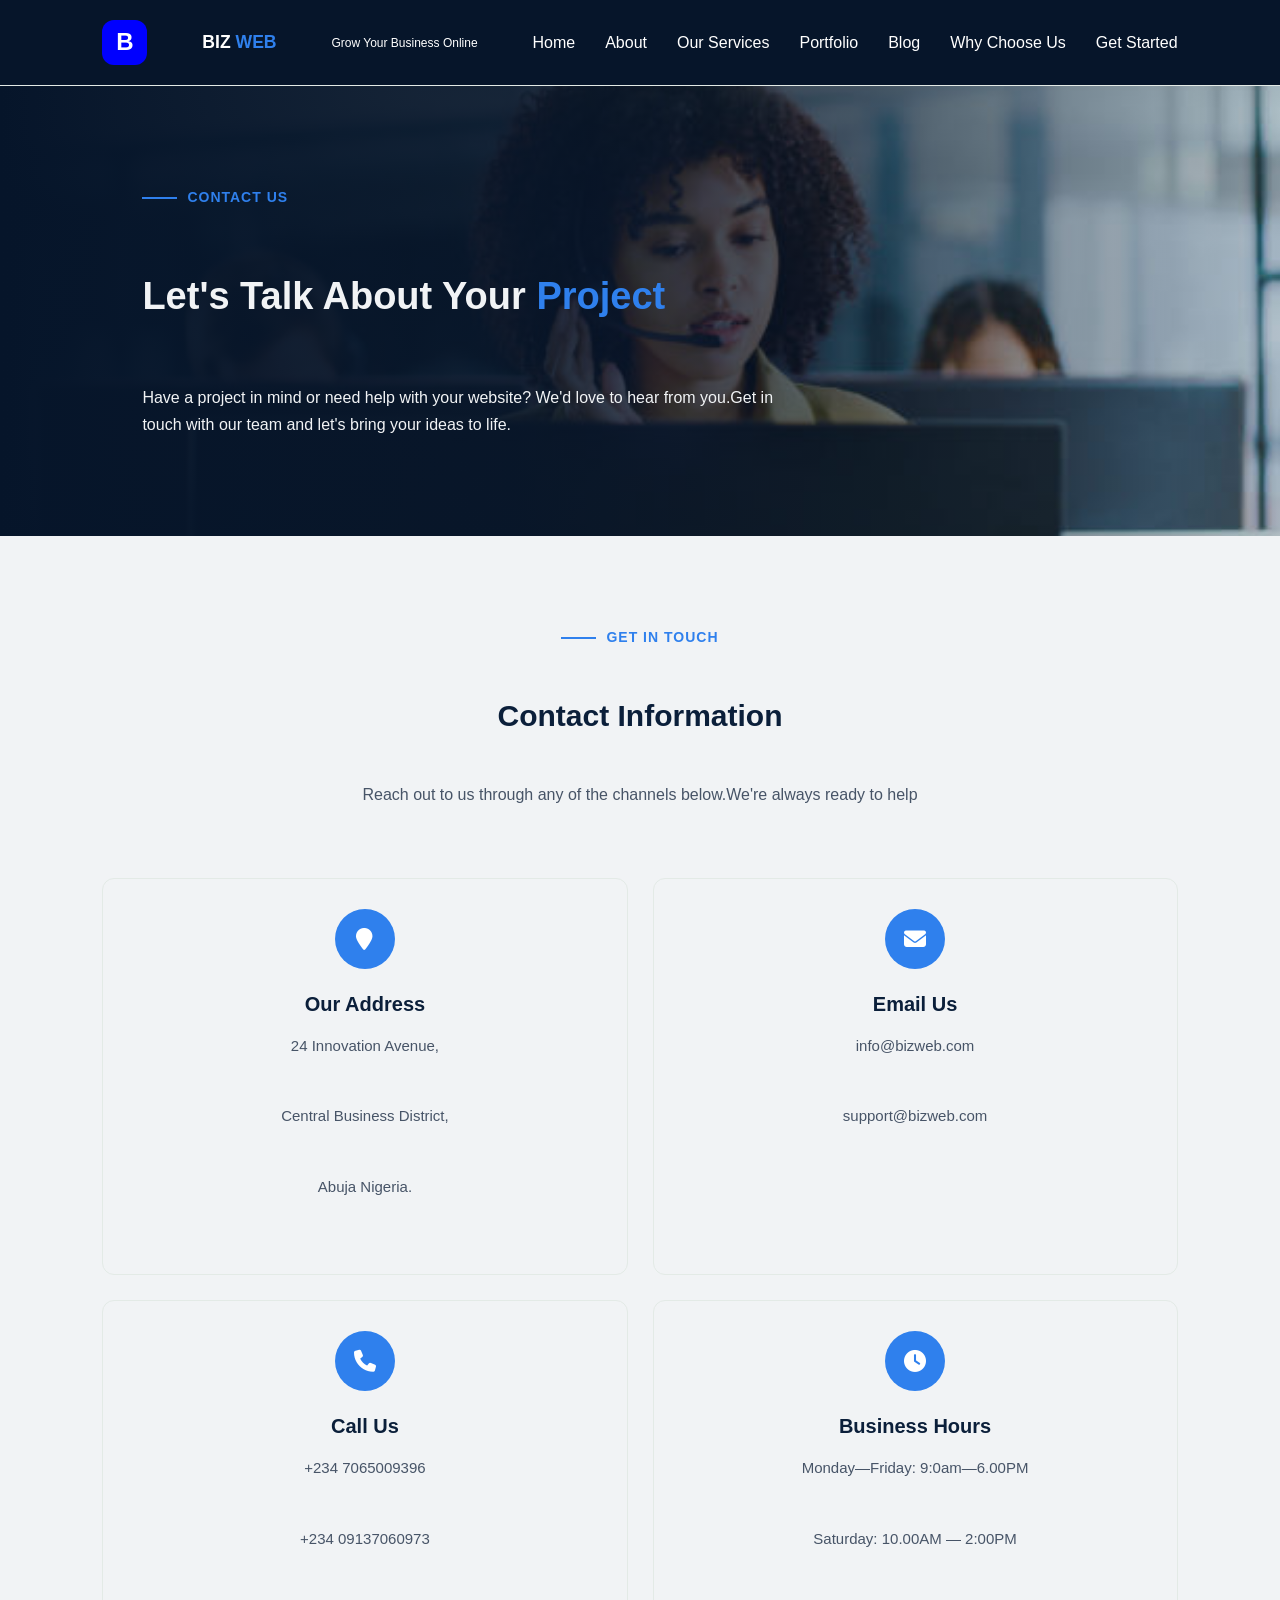
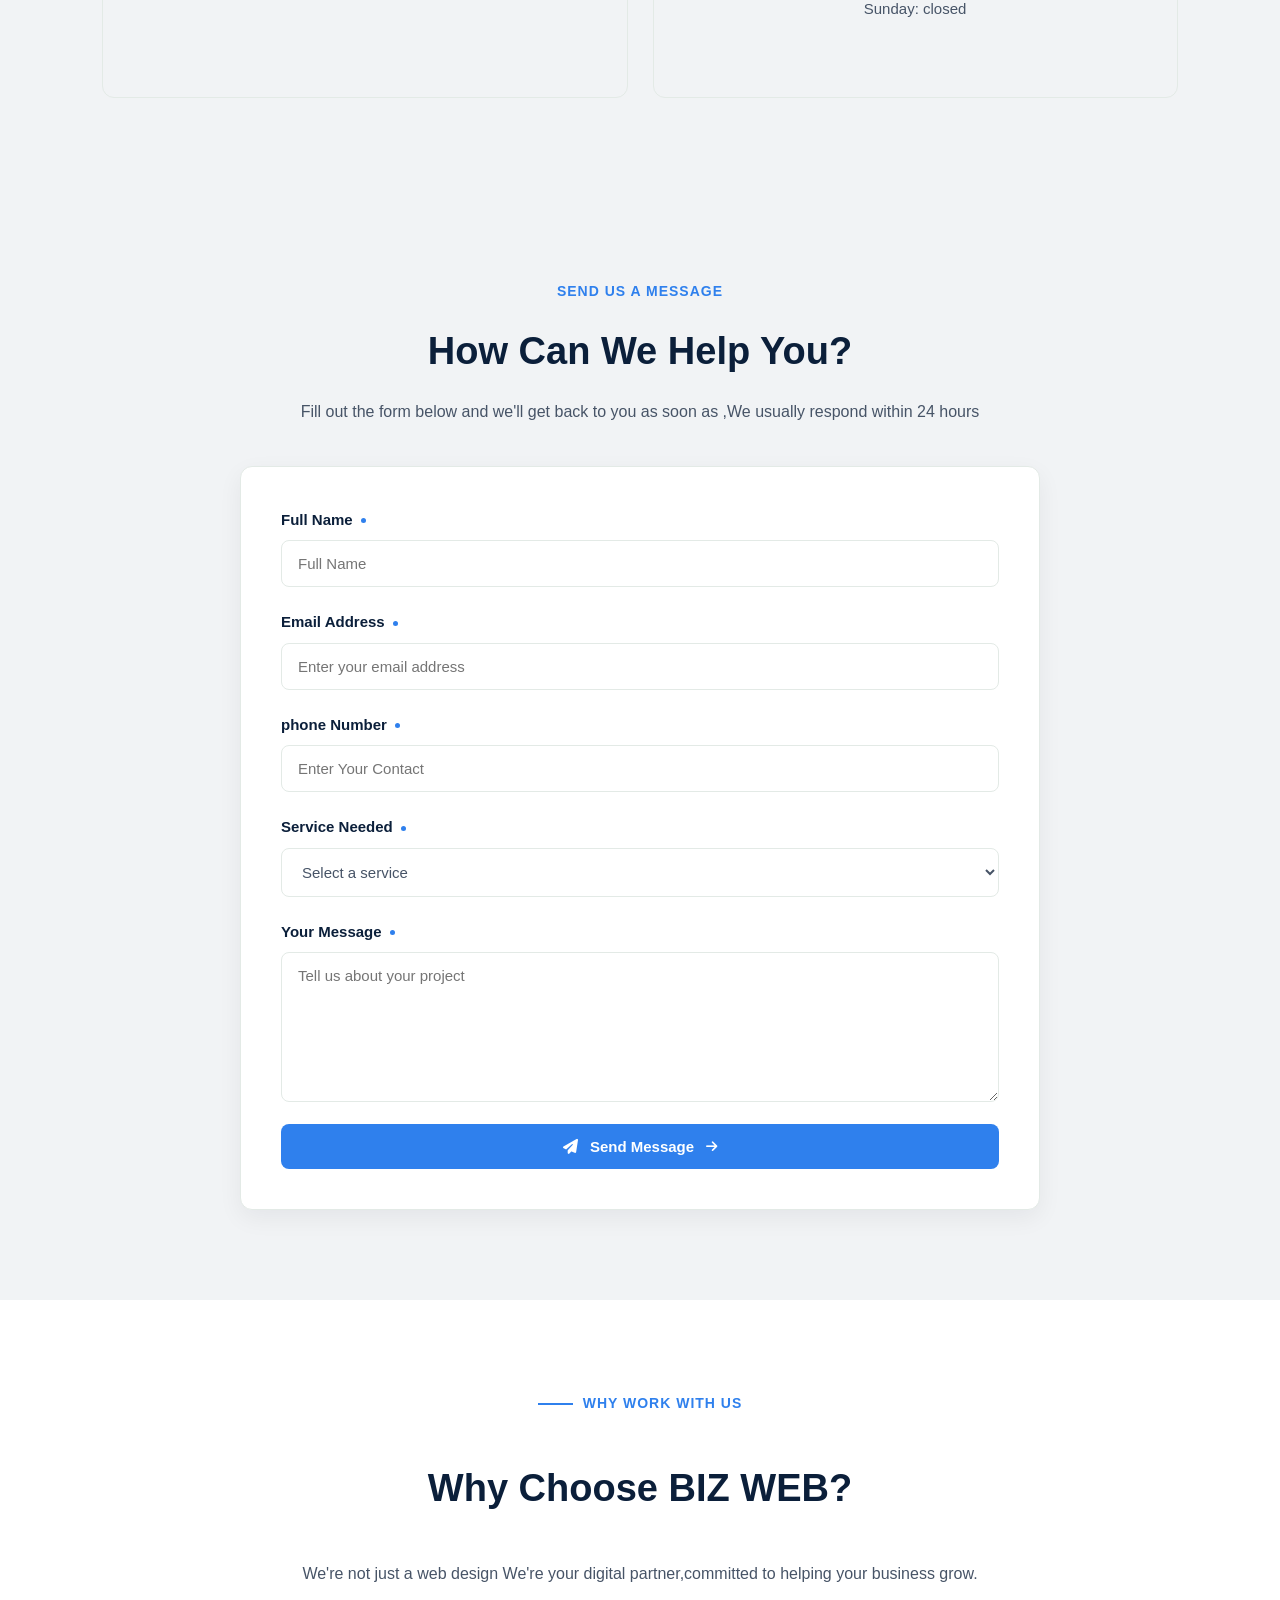
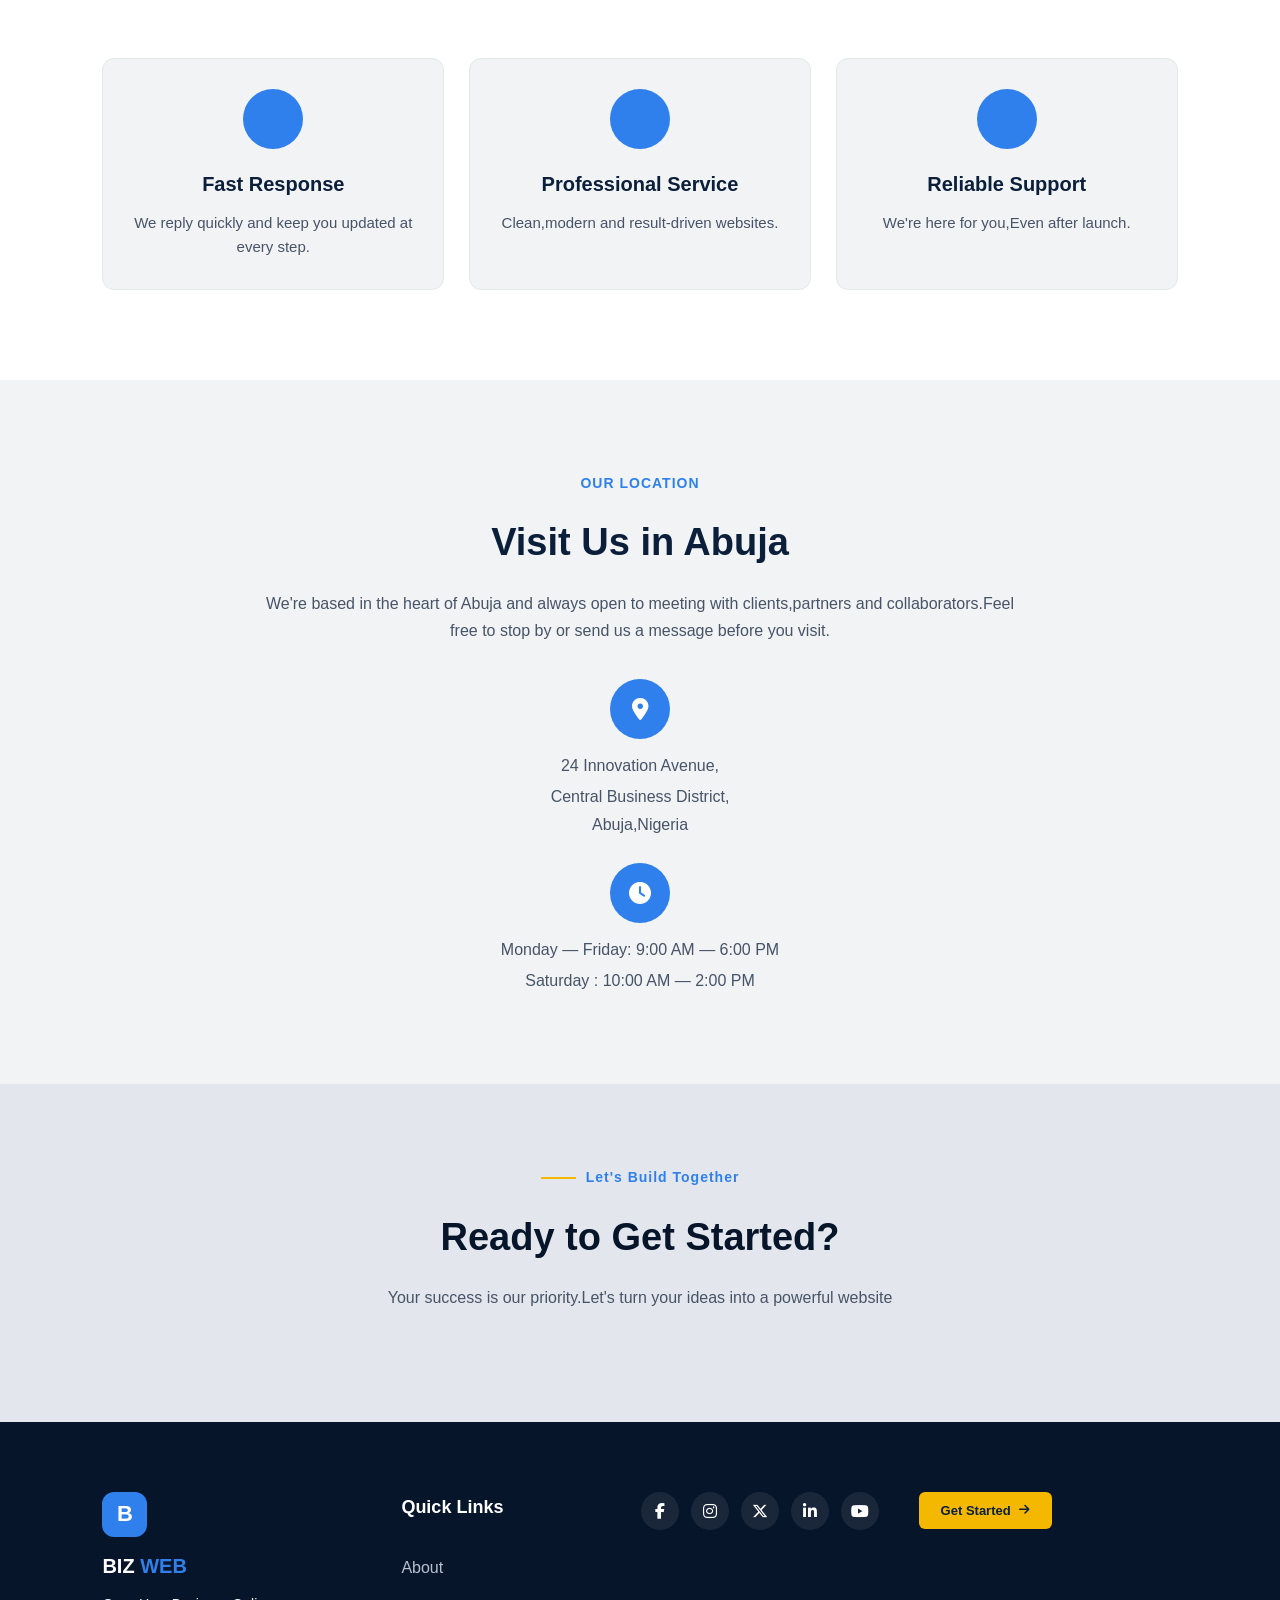
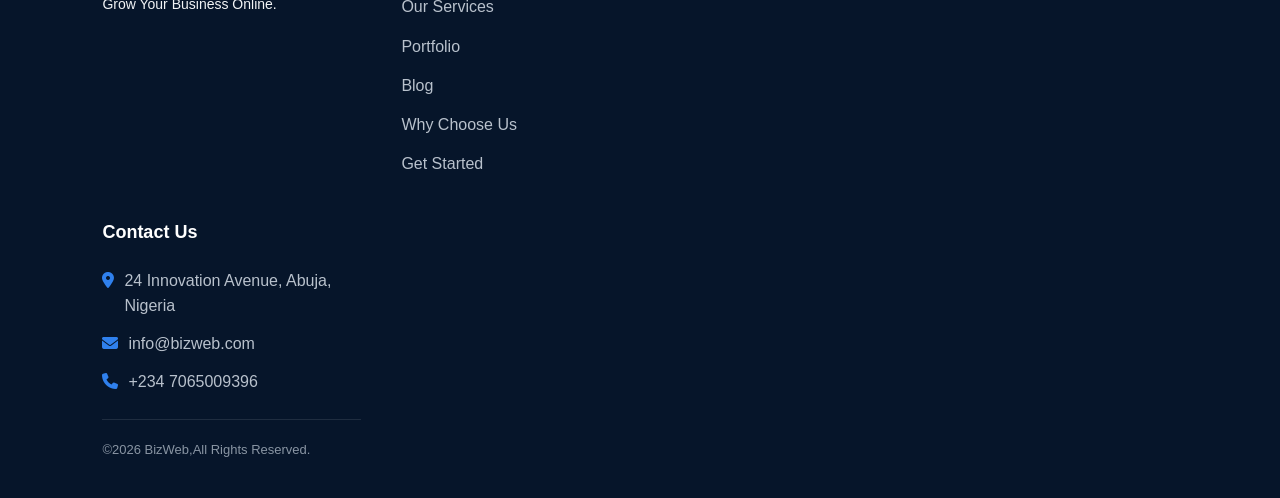
<file: contact.html>
<!DOCTYPE html>
<html lang="en">
<head>
 <meta charset="UTF-8">
 <meta name="viewport" content="width=device-width, initial-scale=1">
 <title>BIZ WEB</title>
 <link rel="stylesheet"
      href="https://cdnjs.cloudflare.com/ajax/libs/font-awesome/6.5.2/css/all.min.css">
 <link rel="stylesheet" href="business.css">
</head>
<body>
 <header>
  <nav>
   <div class="logo"><Strong>B</Strong></div>
   <div class="business-name">BIZ <span class="highlight">WEB</span></div>
   <p class="eyebrow">Grow Your Business Online</p>
       <button id="menu-toggle">☰</button>
       <ul id="nav-menu">
        <li>
         <a href="index.html">Home</a>
        </li>
        <li>
         <a href="about.html">About </a>
        </li>
        <li>
         <a href="services.html"> Our Services</a>
        </li>
        <li>
         <a href="portfolio.html">Portfolio</a>
        </li>
        <li>
         <a href="blog.html">Blog</a>
        </li>
        <li>
         <a href="why-us.html">Why Choose Us</a>
        </li>
        <li>
         <a href="contact.html">Get Started</a>
        </li>
       </ul>
  </nav>
 </header>
 <main>
  <section id="contact-hero">
    <div class="contact-content">
   <p class="eyebrow"><span></span>CONTACT US</p>
   <h2>Let's Talk About Your <span class="highlight">Project</span></h2>
   <p>Have a project in mind or need help with your website? We'd love to hear from you.Get in touch with our team and let's bring your ideas to life.</p>
    </div>
   </section>
   <section id="contact-intro">
    <p class="eyebrow"><span></span>GET IN TOUCH</p>
    <h2>Contact Information</h2>
    <p>Reach out to us through any of the channels below.We're always ready to help</p>
   <div class="contact-icon">
    <i class="fas fa-map-marker"></i>
    <h3>Our Address</h3>
    <p>24 Innovation Avenue,</p>
    <p> Central Business District,</p>
    <p>Abuja Nigeria.</p>
    </div>
    <div class="contact-icon">
     <i class="fas fa-envelope"></i>
     <h3>Email Us</h3>
     <p>info@bizweb.com</p>
     <p>support@bizweb.com</p>
    </div>
    
    <div class="contact-icon">
     <i class="fas fa-phone"></i>
     <h3>Call Us</h3>
     <p>+234 7065009396</p>
     <p>+234 09137060973</p>
    </div>
    <div class="contact-icon">
     <i class="fas fa-clock"></i>
     <h3>Business Hours</h3>
     <p>Monday—Friday: 9:0am—6.00PM</p>
     <p>Saturday: 10.00AM — 2:00PM</p>
     <p>Sunday: closed</p>
    </div>
  </section>
  <section id="contact-section">
   <p class="eyebrow">SEND US A MESSAGE</p>
   <h2>How Can We Help You?</h2>
   <p>Fill out the form  below and we'll get back to you as soon as ,We usually respond within 24 hours</p>
   <div class="contact-container">
    <div class="contact-card">
     <form id="contact-form">
      <label for="name">Full Name <span class="required-dot"></span></label>
      <input type="text" id="name" name="name" placeholder="Full Name">
       <label for="email">Email Address <span class="required-dot"></span></label>
     <input type="text" id="email" name="email" placeholder="Enter your email address">
     <label for="contact">phone Number <span class="required-dot"></span></label>
     <input type="tel" id="contact" name="number" placeholder="Enter Your Contact">
     <label for="service">Service Needed <span class="required-dot"></span></label>
     <select id="service" name="service" required>
      <option value="" disabled selected>Select a service</option>
      <option value="web-development">Web Development</option>
      <option value="digital-marketing">Digital Marketing</option>
      <option value="graphic-design">Graphic Design</option>
      <option value="website-maintenance">Website Maintenance</option>
      <option value="branding">Branding</option>
      <option value="other">Other</option>
     </select>
      <label for="message">Your Message <span class="required-dot"></span></label>
      <textarea id="message" name="message" placeholder="Tell us about your project"></textarea>
      <button id="submit-form" type="submit"><i class="fas fa-paper-plane"></i> Send Message<i class="fas fa-arrow-right"></i>
      </button>
      <p id="form-message"></p>
     </form>
    </div>
   </div>
  </section>
  <section id="contact-info">
   <p class="eyebrow"><span></span>WHY WORK WITH US</p>
   <h2>Why Choose BIZ WEB?</h2>
   <p>We're not just a web design We're your digital partner,committed to helping your business grow.</p>
   <div class="contact-feature">
    <div class="why-icon">
    <i class="fas fa-bolt"></i>
   </div>
   <h3>Fast Response</h3>
   <p>We reply quickly and keep you updated at every step.</p>
   </div>
   <div class="contact-feature">
    <div class="why-icon">
     <i class="fas fa-shield-halved"></i>
    </div>
    <h3>Professional Service</h3>
    <p>Clean,modern and result-driven websites.</p>
   </div>
   <div class="contact-feature">
    <div class="why-icon">
     <i class="fas fa-headset"></i>
    </div>
    <h3>Reliable Support</h3>
    <p>We're here for you,Even after launch.</p>
   </div>
  </section>
  <section id="contact-content">
   <p class="eyebrow">OUR LOCATION</p>
   <h2>Visit Us in Abuja</h2>
   <p>We're based in the heart of Abuja and always open to meeting with clients,partners and collaborators.Feel free to stop by or send us a message before you visit.</p>
   <div class="content-icon">
    <i class="fas fa-map-marker-alt"></i>
    </div>
    <p>24 Innovation Avenue,</p>
    <p>Central Business District,</p>
    <p>Abuja,Nigeria</p>
    <div class="content-icon">
     <i class="fas fa-clock"></i>
    </div>
    <p>Monday — Friday: 9:00 AM — 6:00 PM</p>
    <p>Saturday : 10:00 AM — 2:00 PM</p>
  </section>
  <section id="cta-content">
   <p class="eyebrow"><span></span>Let's Build Together</p>
   <h2>Ready to Get Started?</h2>
   <p>Your success is our priority.Let's turn your ideas into a powerful website</p>
  </section>
  </main>
    <footer class="site-footer">
      <div class="container-grid">
   <div class="footer-brand">
   <div class="logo"><strong>B</strong></div>
   <div class="business-name">BIZ <span class="highlight">WEB</span></div>
   <p class="eyebrow">Grow Your Business Online.</p>
   </div>
   <div class="footer-links">
   <h3>Quick Links</h3>
   <a href="about.html">About</a>
   <a href="services.html">Our Services</a>
   <a href="portfolio.html">Portfolio</a>
   <a href="blog.html">Blog</a>
   <a href="why-us.html">Why Choose Us</a>
   <a href="contact.html">Get Started</a>
   </div>
  <div class="contact-socials">
<a href="#" aria-label="Facebook">
        <i class="fa-brands fa-facebook-f"></i>
    </a>

    <a href="#" aria-label="Instagram">
        <i class="fa-brands fa-instagram"></i>
    </a>

    <a href="#" aria-label="X">
        <i class="fa-brands fa-x-twitter"></i>
    </a>

    <a href="#" aria-label="LinkedIn">
        <i class="fa-brands fa-linkedin-in"></i>
    </a>
    <a href="#" aria-label="YouTube">
     <i class="fa-brands fa-youtube"></i>
    </a>
</div>
<button id="get-started">Get Started<i class="fas fa-arrow-right"></i></button>
<div class="footer-contact">
    <h3>Contact Us</h3>

    <p>
        <i class="fas fa-map-marker-alt"></i>
        24 Innovation Avenue, Abuja, Nigeria
    </p>

    <p>
        <i class="fas fa-envelope"></i>
        info@bizweb.com
    </p>

    <p>
        <i class="fas fa-phone"></i>
        +234 7065009396
    </p>
    <p>©2026 BizWeb,All Rights Reserved.</p>
</div>
</div>
 </footer>
 <script src="business.js"></script>
 </body>
 </html>
</file>
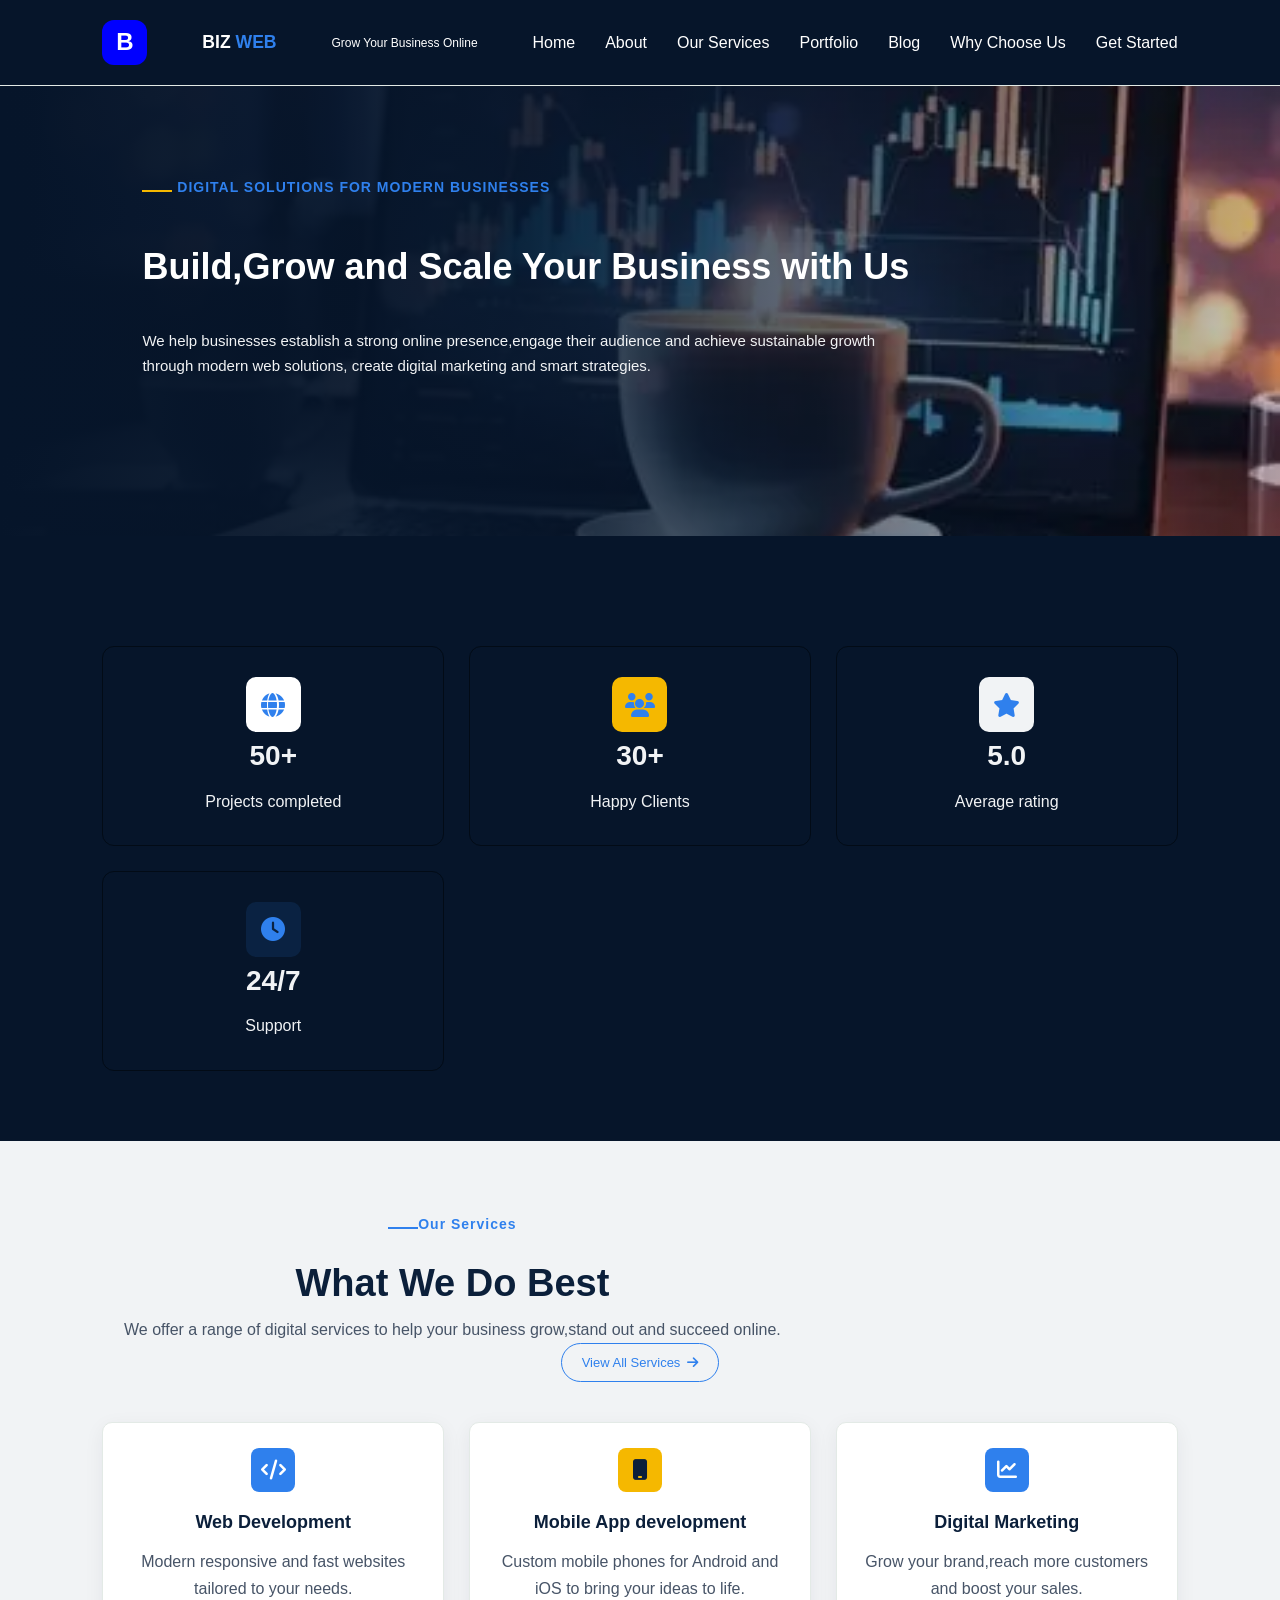
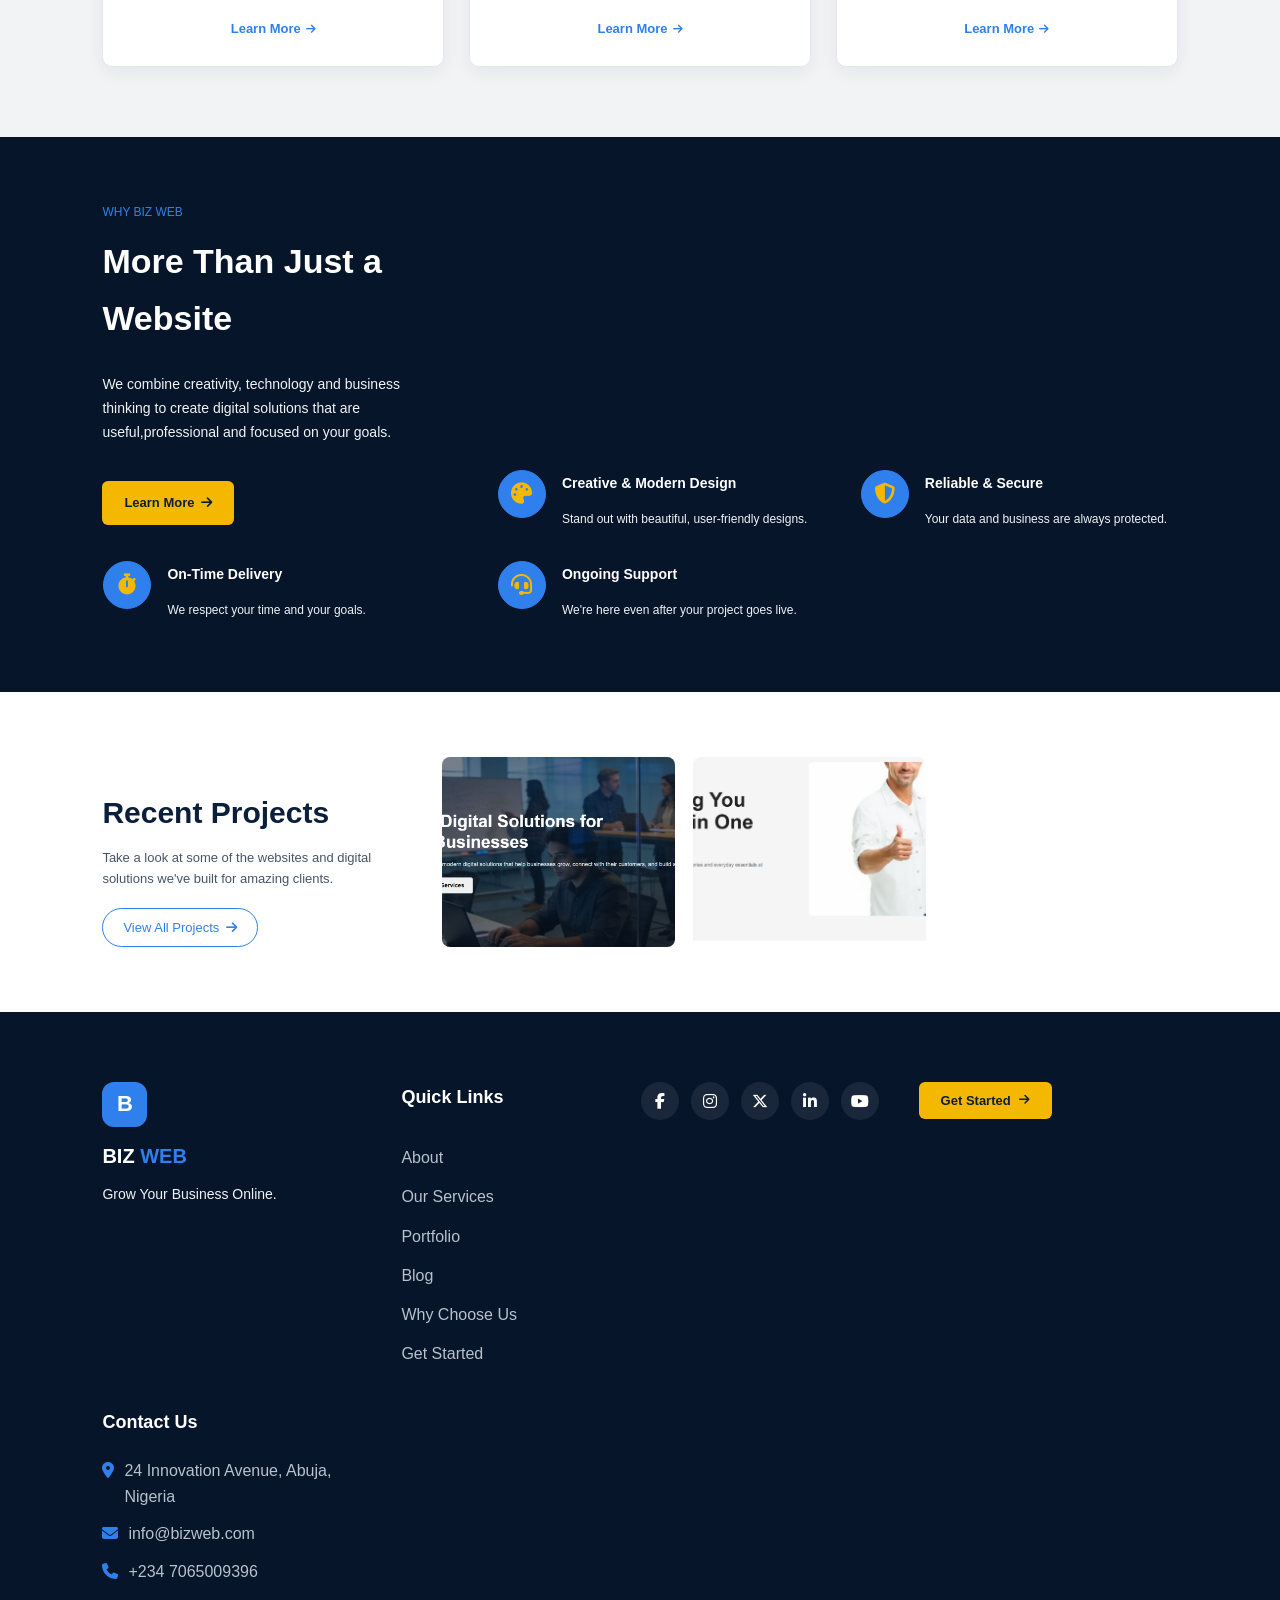
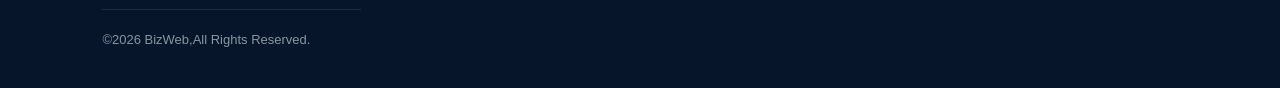
<file: portfolio.html>
<!DOCTYPE html>
<html lang="en">
<head>
 <meta charset="UTF-8">
 <meta name="viewport" content="width=device-width, initial-scale=1">
 <title>BIZ WEB</title>
 <link rel="stylesheet"
      href="https://cdnjs.cloudflare.com/ajax/libs/font-awesome/6.5.2/css/all.min.css">
 <link rel="stylesheet" href="business.css">
</head>
<body>
 <header>
  <nav>
   <div class="logo"><Strong>B</Strong></div>
   <div class="business-name">BIZ <span class="highlight">WEB</span></div>
   <p class="eyebrow">Grow Your Business Online</p>
       <button id="menu-toggle">☰</button>
       <ul id="nav-menu">
        <li>
         <a href="index.html">Home</a>
        </li>
        <li>
         <a href="about.html">About </a>
        </li>
        <li>
         <a href="services.html"> Our Services</a>
        </li>
        <li>
         <a href="portfolio.html">Portfolio</a>
        </li>
        <li>
         <a href="blog.html">Blog</a>
        </li>
        <li>
         <a href="why-us.html">Why Choose Us</a>
        </li>
        <li>
         <a href="contact.html">Get Started</a>
        </li>
       </ul>
  </nav>
 </header>
 <main>
  <section id="portfolio-hero">
    <div class="portfolio-hero-content">
   <p class="eyebrow"><span></span> DIGITAL SOLUTIONS FOR MODERN BUSINESSES</p>
   <h2>Build,Grow and <span class="highlight">Scale Your Business</span> with Us</h2>
   <p>We help businesses establish a strong online presence,engage their audience and achieve sustainable growth through modern web solutions, create digital marketing and smart strategies.</p>
    </div>
  </section>
  <section id="portfolio-info">
   <div class="portfolio-container">
    <div class="portfolio-stat-card">
     <div class="card-icon">
      <i class="fas fa-globe"></i>
     </div>
     <h3>50+</h3>
     <p>Projects completed</p>
    </div>
    <div class="portfolio-stat-card">
     <div class="card-icon">
      <i class="fas fa-users"></i>
     </div>
     <h3>30+</h3>
     <p>Happy Clients</p>
    </div>
    <div class="portfolio-stat-card">
     <div class="card-icon">
      <i class="fas fa-star"></i>
     </div>
     <h3>5.0</h3>
     <p>Average rating</p>
    </div>
    <div class="portfolio-stat-card">
     <div class="card-icon">
      <i class="fas fa-clock"></i>
     </div>
     <h3>24/7</h3>
     <p>Support</p>
    </div>
   </div>
  </section>
  <section id="portfolio-content">
   <p class="eyebrow"><span></span>Our Services</p>
   <h2>What We Do Best</h2>
   <p>We offer a range of digital services to help your business grow,stand out and succeed online.</p>
   <button id="view-all-services">View All Services<i class="fas fa-arrow-right"></i></button>
   <div class="portfolio-container">
    <div class="portfolio-card">
     <div class="card-icon">
      <i class="fas fa-code"></i>
     </div>
     <h3>Web Development</h3>
     <p>Modern responsive and fast websites tailored to your needs.</p>
     <a href="contact.html">Learn More<i class="fas fa-arrow-right"></i></a>
     </div>
     <div class="portfolio-card">
      <div class="card-icon">
       <i class="fas fa-mobile-phone"></i>
      </div>
      <h3>Mobile App development</h3>
      <p>Custom mobile phones for Android and iOS to bring your ideas to life.</p>
      <a href="contact.html">Learn More<i class="fas fa-arrow-right"></i></a>
     </div>
     <div class="portfolio-card">
      <div class="card-icon">
       <i class="fas fa-chart-line"></i>
      </div>
      <h3>Digital Marketing</h3>
      <p>Grow your brand,reach more customers and boost your sales.</p>
      <a href="contact.html">Learn More<i class="fas fa-arrow-right"></i></a>
     </div>
   </div>
  </section>
  <section id="why-bizweb-contents">
   <p class="eyebrow"><span></span>WHY BIZ WEB</p>
   <h2>More Than Just a Website</h2>
   <p>We combine creativity, technology and business thinking to create digital solutions that are useful,professional and focused on your goals.</p>
   <a href="contact.html">Learn More<i class="fas fa-arrow-right"></i></a>
   <div class="why-bizweb-content">
    <div class="why-icon">
     <i class="fas fa-palette"></i>
    </div>
    <h3>Creative & Modern Design</h3>
    <p>Stand out with beautiful, user-friendly designs.</p>
   </div>
   <div class="why-bizweb-content">
    <div class="why-icon">
    <i class="fas fa-shield-halved"></i>
   </div>
   <h3>Reliable & Secure</h3>
   <p>Your data and business are always protected.</p>
   </div>
   <div class="why-bizweb-content">
    <div class="why-icon">
     <i class="fas fa-stopwatch"></i>
    </div>
    <h3>On-Time Delivery</h3>
    <p>We respect your time and your goals.</p>
   </div>
   <div class="why-bizweb-content">
    <div class="why-icon">
     <i class="fas fa-headset"></i>
    </div>
    <h3>Ongoing Support</h3>
    <p>We're here even after your project goes live.</p>
   </div>
  </section>
  <section id="our-porfolio">
   <p class="eyebrow"><span></span>Our PORTFOLIO</p>
   <h2>Recent Projects</h2>
   <p>Take a look at some of the websites and digital solutions we've built for amazing clients.</p>
   <button id="view-all-projects">View All Projects<i class="fas fa-arrow-right"></i></button>
   <div class="view-all-container">
    <div class="view-all-card">
     <div class="portfolio-image">
      <img src="business.png" alt="Nexatech Solutions Company Website">
     </div>
    </div>
    <div class="view-all-card">
     <div class="portfolio-image">
      <img src="e-commerce-store.png" alt="Urban Cart Store">
     </div>
    </div>
   </div>
  </section>
  </main>
  <footer class="site-footer">
      <div class="container-grid">
   <div class="footer-brand">
   <div class="logo"><strong>B</strong></div>
   <div class="business-name">BIZ <span class="highlight">WEB</span></div>
   <p class="eyebrow">Grow Your Business Online.</p>
   </div>
   <div class="footer-links">
   <h3>Quick Links</h3>
   <a href="about.html">About</a>
   <a href="services.html">Our Services</a>
   <a href="portfolio.html">Portfolio</a>
   <a href="blog.html">Blog</a>
   <a href="why-us.html">Why Choose Us</a>
   <a href="contact.html">Get Started</a>
   </div>
  <div class="contact-socials">
<a href="#" aria-label="Facebook">
        <i class="fa-brands fa-facebook-f"></i>
    </a>

    <a href="#" aria-label="Instagram">
        <i class="fa-brands fa-instagram"></i>
    </a>

    <a href="#" aria-label="X">
        <i class="fa-brands fa-x-twitter"></i>
    </a>

    <a href="#" aria-label="LinkedIn">
        <i class="fa-brands fa-linkedin-in"></i>
    </a>
    <a href="#" aria-label="YouTube">
     <i class="fa-brands fa-youtube"></i>
    </a>
</div>
<button id="get-started">Get Started<i class="fas fa-arrow-right"></i></button>
<div class="footer-contact">
    <h3>Contact Us</h3>

    <p>
        <i class="fas fa-map-marker-alt"></i>
        24 Innovation Avenue, Abuja, Nigeria
    </p>

    <p>
        <i class="fas fa-envelope"></i>
        info@bizweb.com
    </p>

    <p>
        <i class="fas fa-phone"></i>
        +234 7065009396
    </p>
    <p>©2026 BizWeb,All Rights Reserved.</p>
</div>
</div>
 </footer>
 <script src="business.js"></script>
 </body>
 </html>
</file>
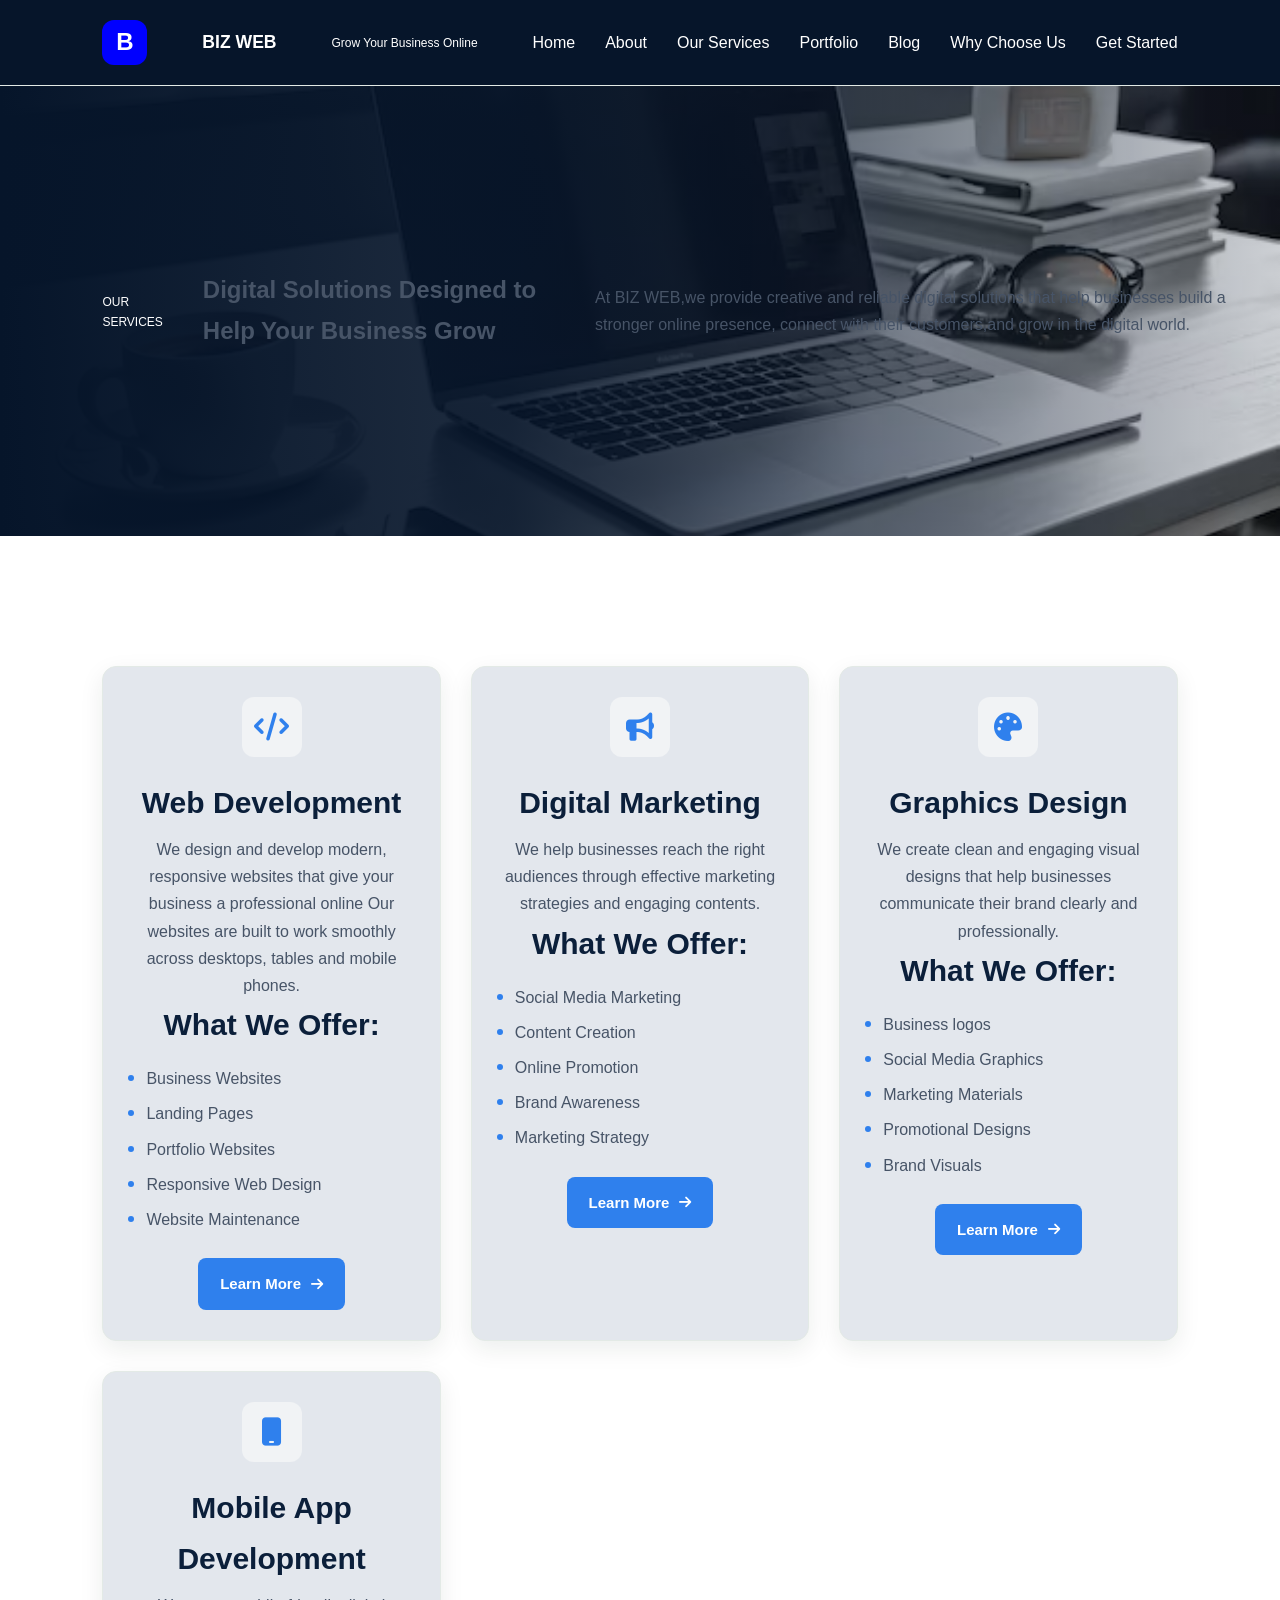
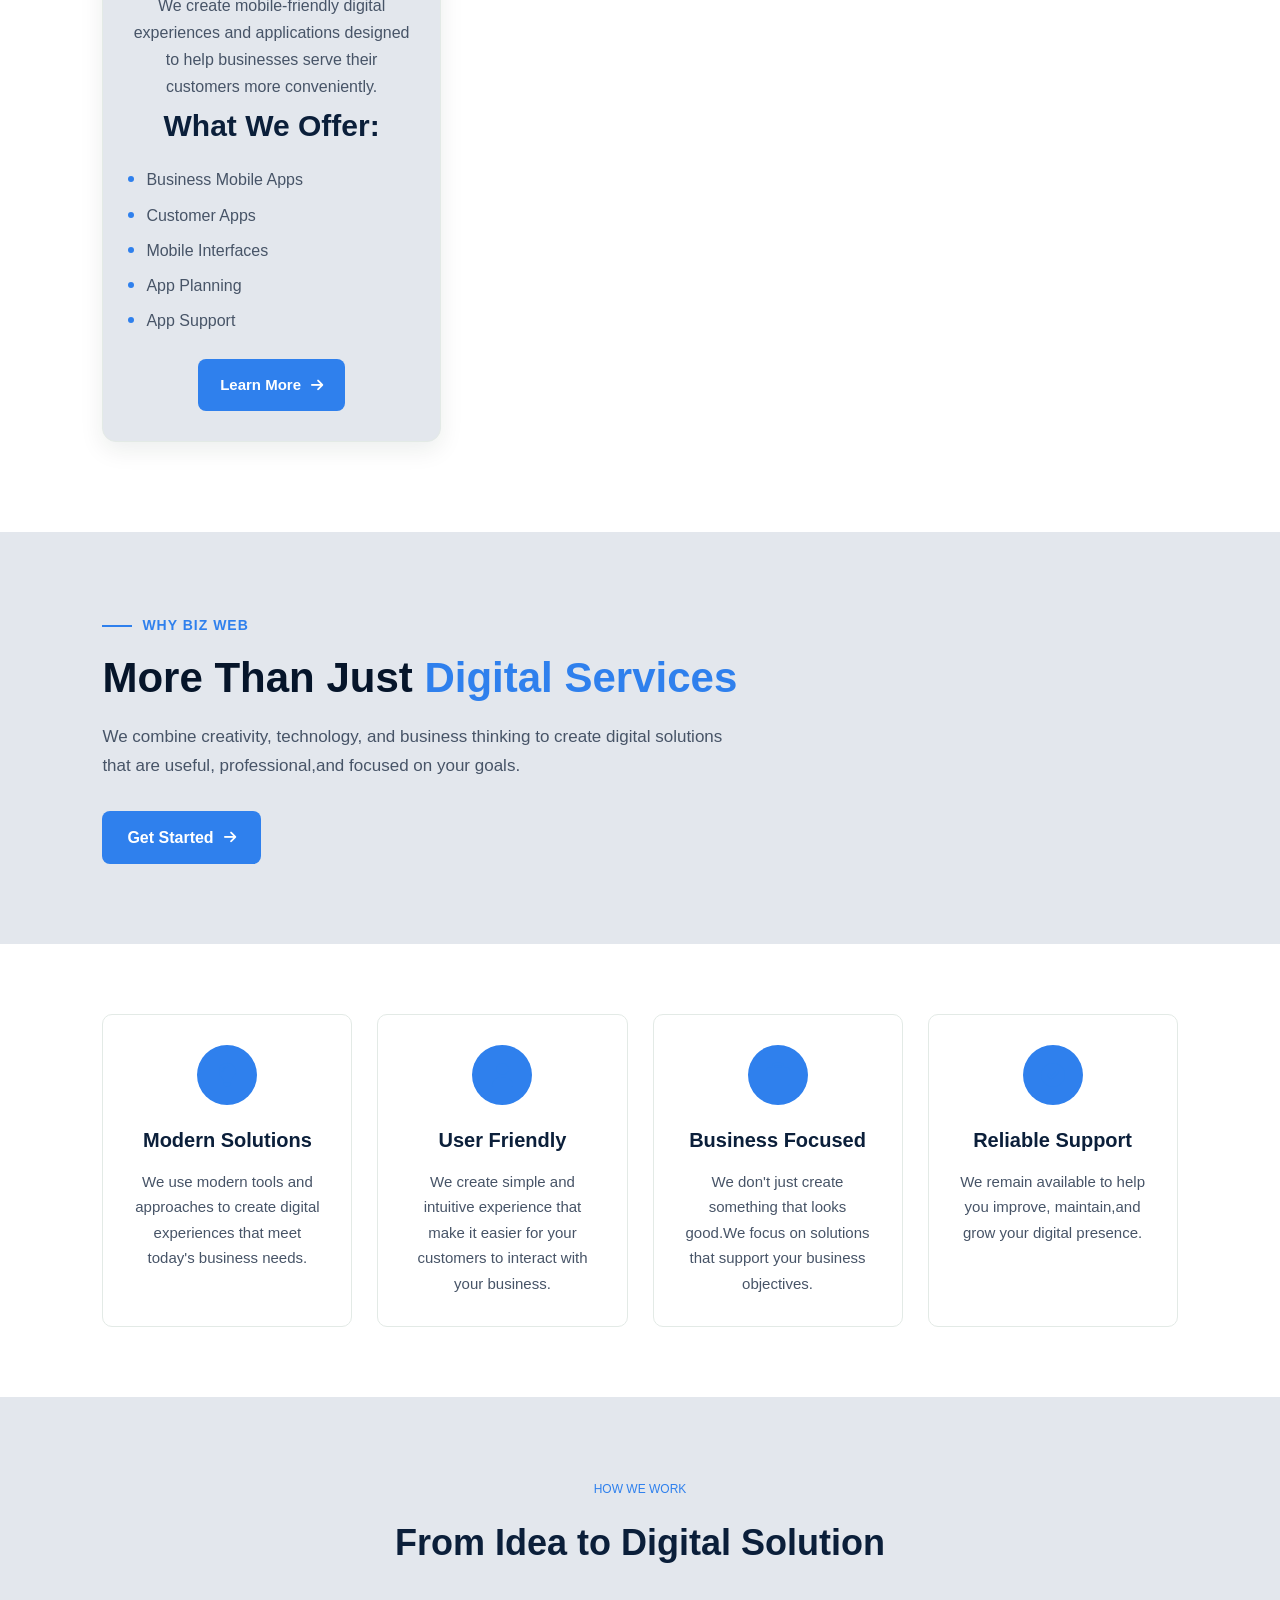
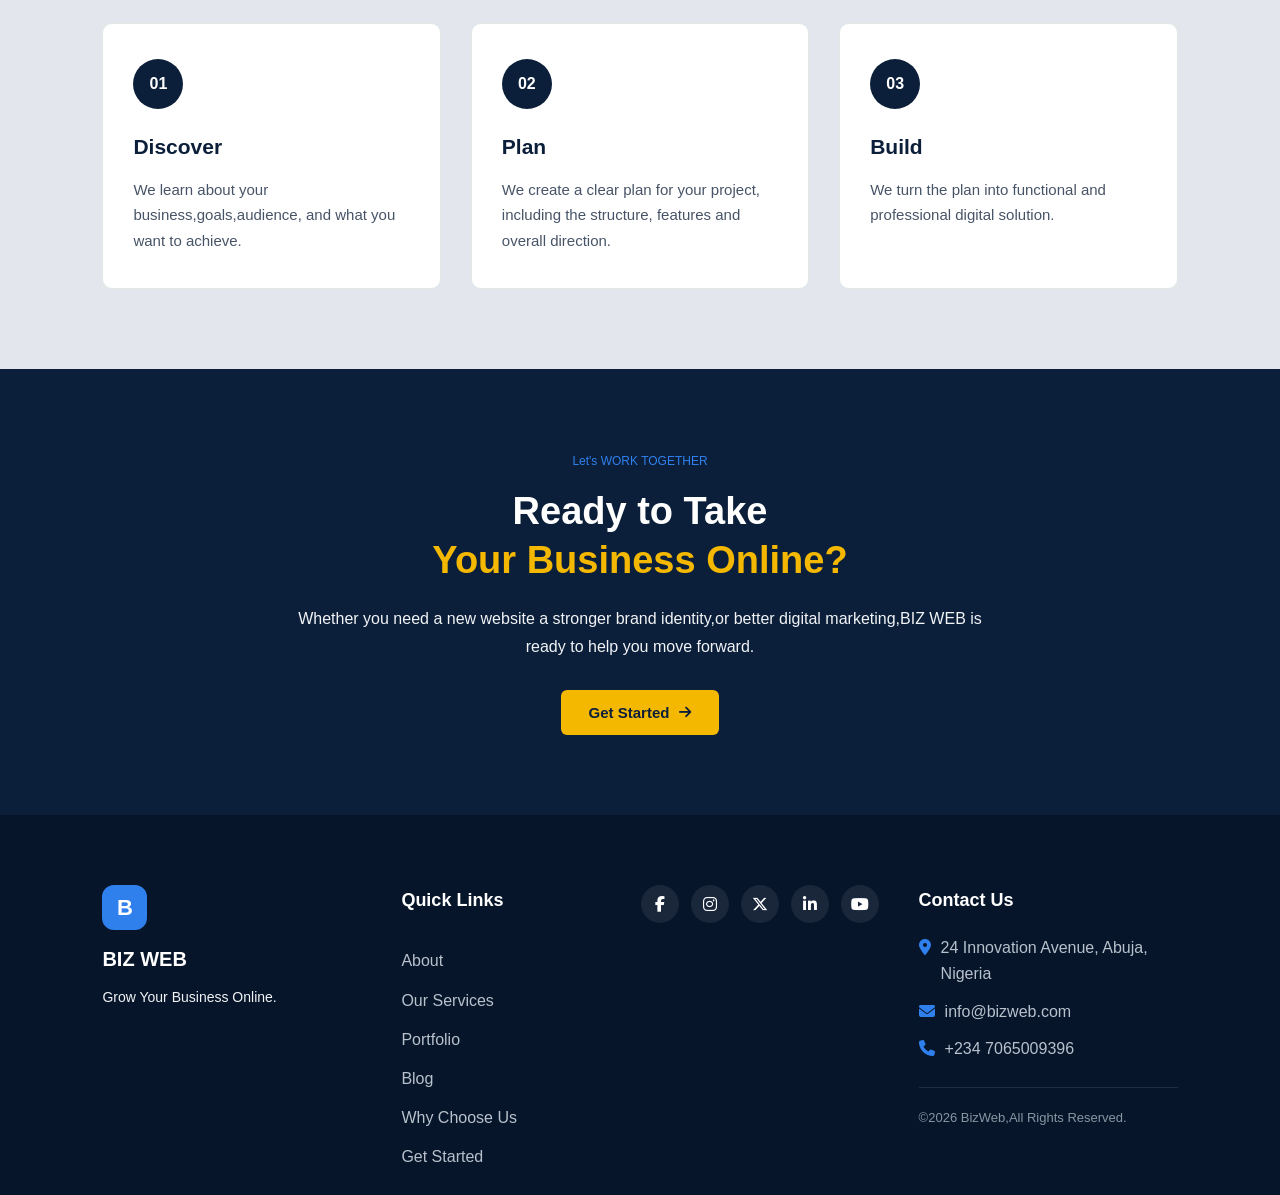
<file: services (2).html>
<!DOCTYPE html>
<html lang="en">
<head>
 <meta charset="UTF-8">
 <meta name="viewport" content="width=device-width, initial-scale=1">
 <title>BIZ WEB</title>
 <link rel="stylesheet"
      href="https://cdnjs.cloudflare.com/ajax/libs/font-awesome/6.5.2/css/all.min.css">
 <link rel="stylesheet" href="business.css">
</head>
<body>
 <header>
  <nav>
   <div class="logo"><Strong>B</Strong></div>
   <div class="business-name">BIZ WEB</div>
   <p class="eyebrow">Grow Your Business Online</p>
       <button id="menu-toggle">☰</button>
       <ul id="nav-menu">
        <li>
         <a href="business.html">Home</a>
        </li>
        <li>
         <a href="about.html">About </a>
        </li>
        <li>
         <a href="services.html"> Our Services</a>
        </li>
        <li>
         <a href="portfolio.html">Portfolio</a>
        </li>
        <li>
         <a href="blog.html">Blog</a>
        </li>
        <li>
         <a href="why-us.html">Why Choose Us</a>
        </li>
        <li>
         <a href="contact.html">Get Started</a>
        </li>
       </ul>
  </nav>
 </header>
 <main>
  <section id="service-hero">
  <p class="eyebrow"><span></span>OUR SERVICES</p>
   <h2>Digital Solutions Designed to Help <span class="highlight">Your Business Grow</span></h2>
   <p>At BIZ WEB,we provide creative and reliable digital solutions that help businesses build a stronger online presence, connect with their customers,and grow in the digital world.</p>
  </section>
  <section id="service-content">
   <div class="service-container">
    <div class="service-card">
     <i class="fas fa-code">
     </i>
     <h3>Web Development</h3>
     <p>We design and develop modern, responsive websites that give your business a professional online Our websites are built to work smoothly across desktops, tables and mobile phones.</p>
     <h3>What We Offer:</h3>
     <ul>
     <li>Business Websites</li>
     <li>Landing Pages</li>
     <li>Portfolio Websites</li>
     <li>Responsive Web Design</li>
     <li>Website Maintenance</li>
     </ul>
     <a href="#">Learn More<i class="fas fa-arrow-right"></i></a>
    </div>
    <div class="service-card">
     <i class="fas fa-bullhorn"></i>
     <h3>Digital Marketing</h3>
     <p>We help businesses reach the right audiences through effective marketing strategies and engaging contents.</p>
     <h3>What We Offer:</h3>
     <ul>
      <li>Social Media Marketing</li>
      <li>Content Creation</li>
      <li>Online Promotion</li>
      <li>Brand Awareness</li>
      <li>Marketing Strategy</li>
     </ul>
     <a href="#">Learn More<i class="fas fa-arrow-right"></i></a>
    </div>
    <div class="service-card">
     <i class="fas fa-palette"></i>
     <h3>Graphics Design</h3>
     <p>We create clean and engaging visual designs that help businesses communicate their brand clearly and professionally.</p>
     <h3>What We Offer:</h3>
     <ul>
      <li>Business logos</li>
      <li>Social Media Graphics</li>
      <li>Marketing Materials</li>
      <li>Promotional Designs</li>
      <li>Brand Visuals</li>
     </ul>
     <a href="#">Learn More<i class="fas fa-arrow-right"></i></a>
    </div>
    <div class="service-card">
     <i class="fas fa-mobile-phone"></i>
     <h3>Mobile App Development</h3>
     <p>We create mobile-friendly digital experiences and applications designed to help businesses serve their customers more conveniently.</p>
     <h3>What We Offer:</h3>
     <ul>
      <li>Business Mobile Apps</li>
      <li>Customer Apps</li>
      <li>Mobile Interfaces</li>
      <li>App Planning</li>
      <li>App Support</li>
     </ul>
     <a href="#">Learn More<i class="fas fa-arrow-right"></i></a>
    </div>
   </div>
  </section>
  <section id="why-bizweb">
   <div class="why-content">
    <p class="eyebrow"><span></span>WHY BIZ WEB</p>
    <h2>More Than Just <span class="highlight">Digital Services</span></h2>
    <p>We combine creativity, technology, and business thinking to create digital solutions that are useful, professional,and focused on your goals.</p>
    <a href="contact.html">Get Started<i class="fas fa-arrow-right"></i></a>
   </div>
  </section>
  <section id="why-features">
   <div class="why-feature">
    <div class="why-icon">
     <i class="fas fa-lightbulb"></i>
    </div>
    <h3>Modern Solutions</h3>
    <p>We use modern tools and approaches to create digital experiences that meet today's business needs.</p>
   </div>
   <div class="why-feature">
    <div class="why-icon">
     <i class="fas fa-user"></i>
    </div>
    <h3>User Friendly</h3>
    <p>We create simple and intuitive experience that make it easier for your customers to interact with your business.</p>
   </div>
   <div class="why-feature">
    <div class="why-icon">
     <i class="fas fa-briefcase"></i>
    </div>
    <h3>Business Focused</h3>
    <p>We don't just create something that looks good.We focus on solutions that support your business objectives.</p>
   </div>
   <div class="why-feature">
    <div class="why-icon">
     <i class="fas fa-circle-check"></i>
    </div>
    <h3>Reliable Support</h3>
    <p>We remain available to help you improve, maintain,and grow your digital presence.</p>
   </div>
  </section>
  <section id="how-we-work">
   <p class="eyebrow">HOW WE WORK<span></span></p>
   <h2>From Idea to Digital Solution</h2>
   <div class="timeline">
    <div><span>01</span>
    <h3>Discover</h3>
    <p>We learn about your business,goals,audience, and what you want to achieve.</p>
    </div>
    <div>
     <span>02</span>
     <h3>Plan</h3>
     <p>We create a clear plan for your project, including the structure, features and overall direction.</p>
    </div>
    <div>
     <span>03</span>
     <h3>Build</h3>
     <p>We turn the plan into functional and professional digital solution.</p>
    </div>
   </div>
  </section>
  <section id="service-cta">
   <p class="eyebrow"><span></span>Let's WORK TOGETHER</p>
   <h3>Ready to Take<span class="highlight">Your Business Online?</span></h3>
   <p>Whether you need a new website a stronger brand identity,or better digital marketing,BIZ WEB is ready to help you move forward.</p>
   <button id="get-started">Get Started<i class="fas fa-arrow-right"></i></button>
  </section>
     <footer class="site-footer">
      <div class="container-grid">
   <div class="footer-brand">
   <div class="logo"><strong>B</strong></div>
   <div class="business-name">BIZ WEB</div>
   <p class="eyebrow">Grow Your Business Online.</p>
   </div>
   <div class="footer-links">
   <h3>Quick Links</h3>
   <a href="about.html">About</a>
   <a href="services.html">Our Services</a>
   <a href="portfolio.html">Portfolio</a>
   <a href="blog.html">Blog</a>
   <a href="why-us.html">Why Choose Us</a>
   <a href="contact.html">Get Started</a>
   </div>
  <div class="contact-socials">
<a href="#" aria-label="Facebook">
        <i class="fa-brands fa-facebook-f"></i>
    </a>

    <a href="#" aria-label="Instagram">
        <i class="fa-brands fa-instagram"></i>
    </a>

    <a href="#" aria-label="X">
        <i class="fa-brands fa-x-twitter"></i>
    </a>

    <a href="#" aria-label="LinkedIn">
        <i class="fa-brands fa-linkedin-in"></i>
    </a>
    <a href="#" aria-label="YouTube">
     <i class="fa-brands fa-youtube"></i>
    </a>
</div>

<div class="footer-contact">
    <h3>Contact Us</h3>

    <p>
        <i class="fas fa-map-marker-alt"></i>
        24 Innovation Avenue, Abuja, Nigeria
    </p>

    <p>
        <i class="fas fa-envelope"></i>
        info@bizweb.com
    </p>

    <p>
        <i class="fas fa-phone"></i>
        +234 7065009396
    </p>
    <p>©2026 BizWeb,All Rights Reserved.</p>
</div>
</div>
 </footer>
 <script src="business.js"></script>
 </body>
 </html>
</file>
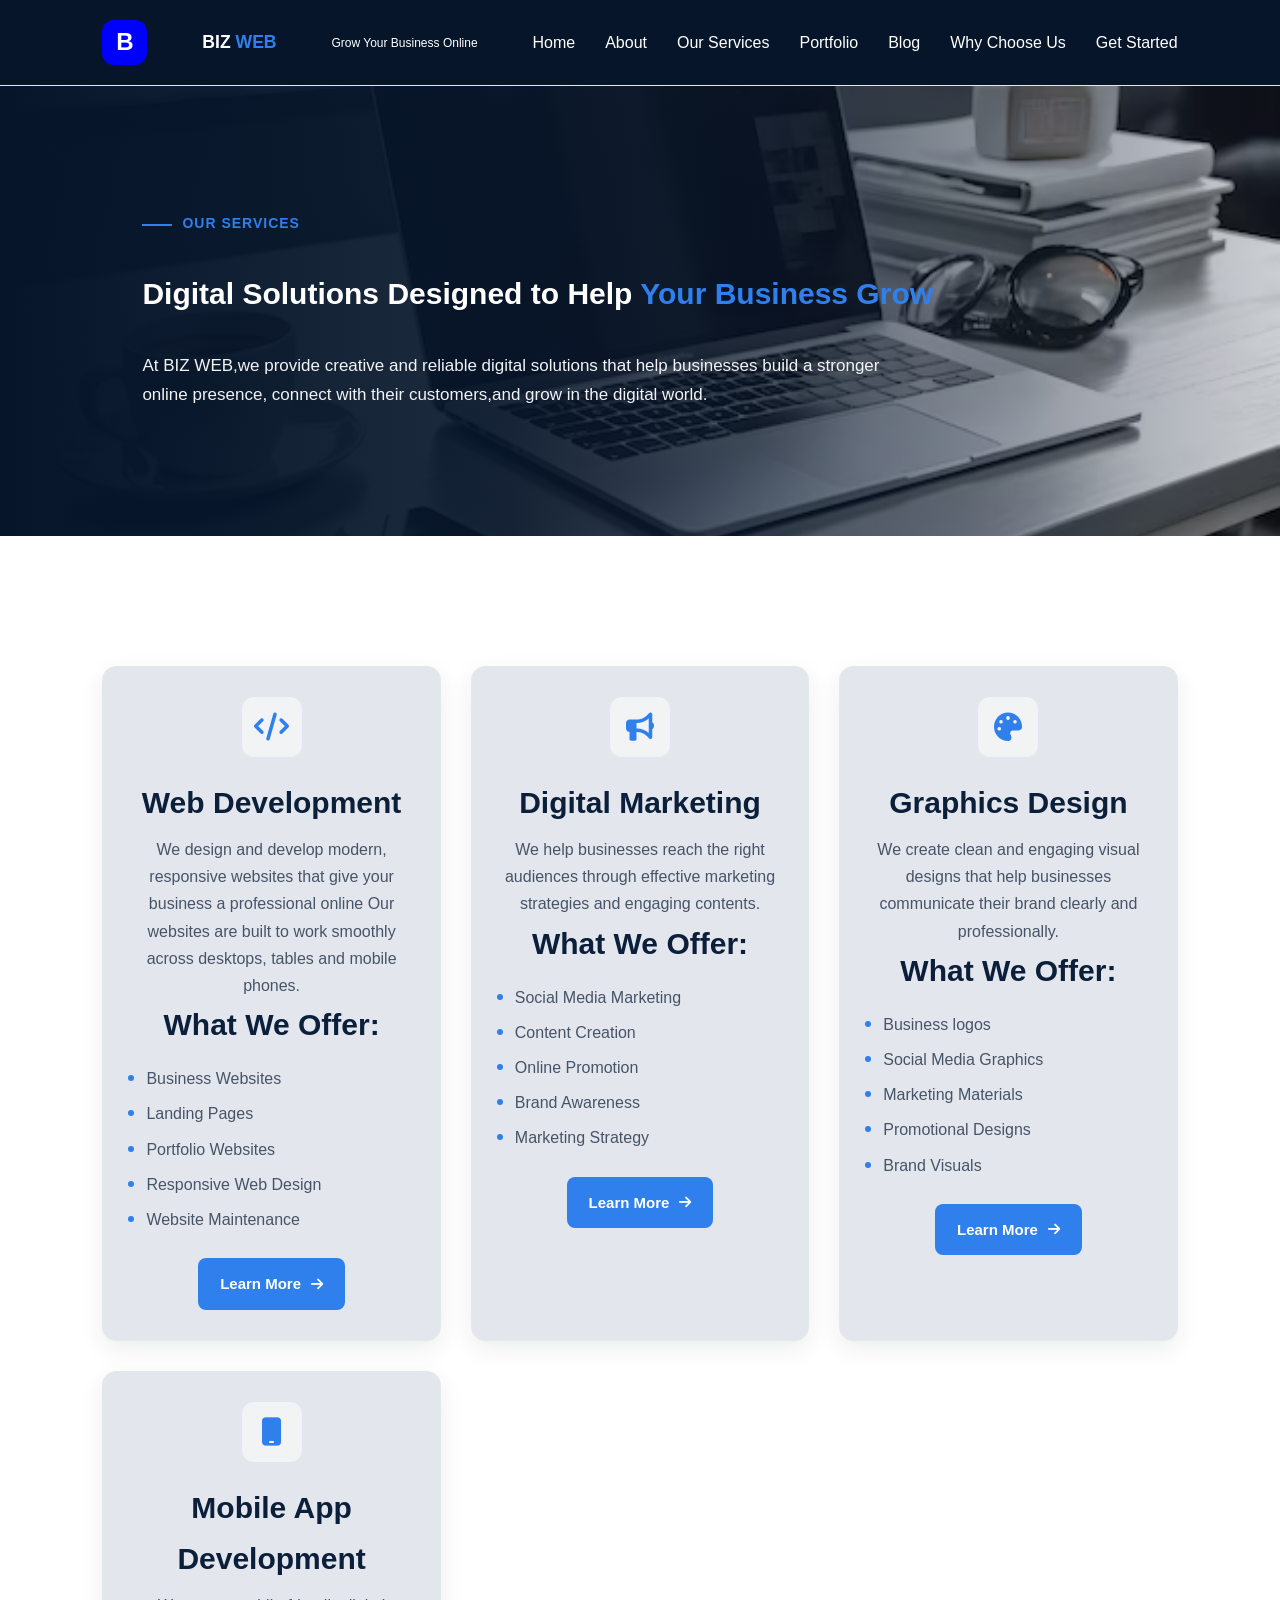
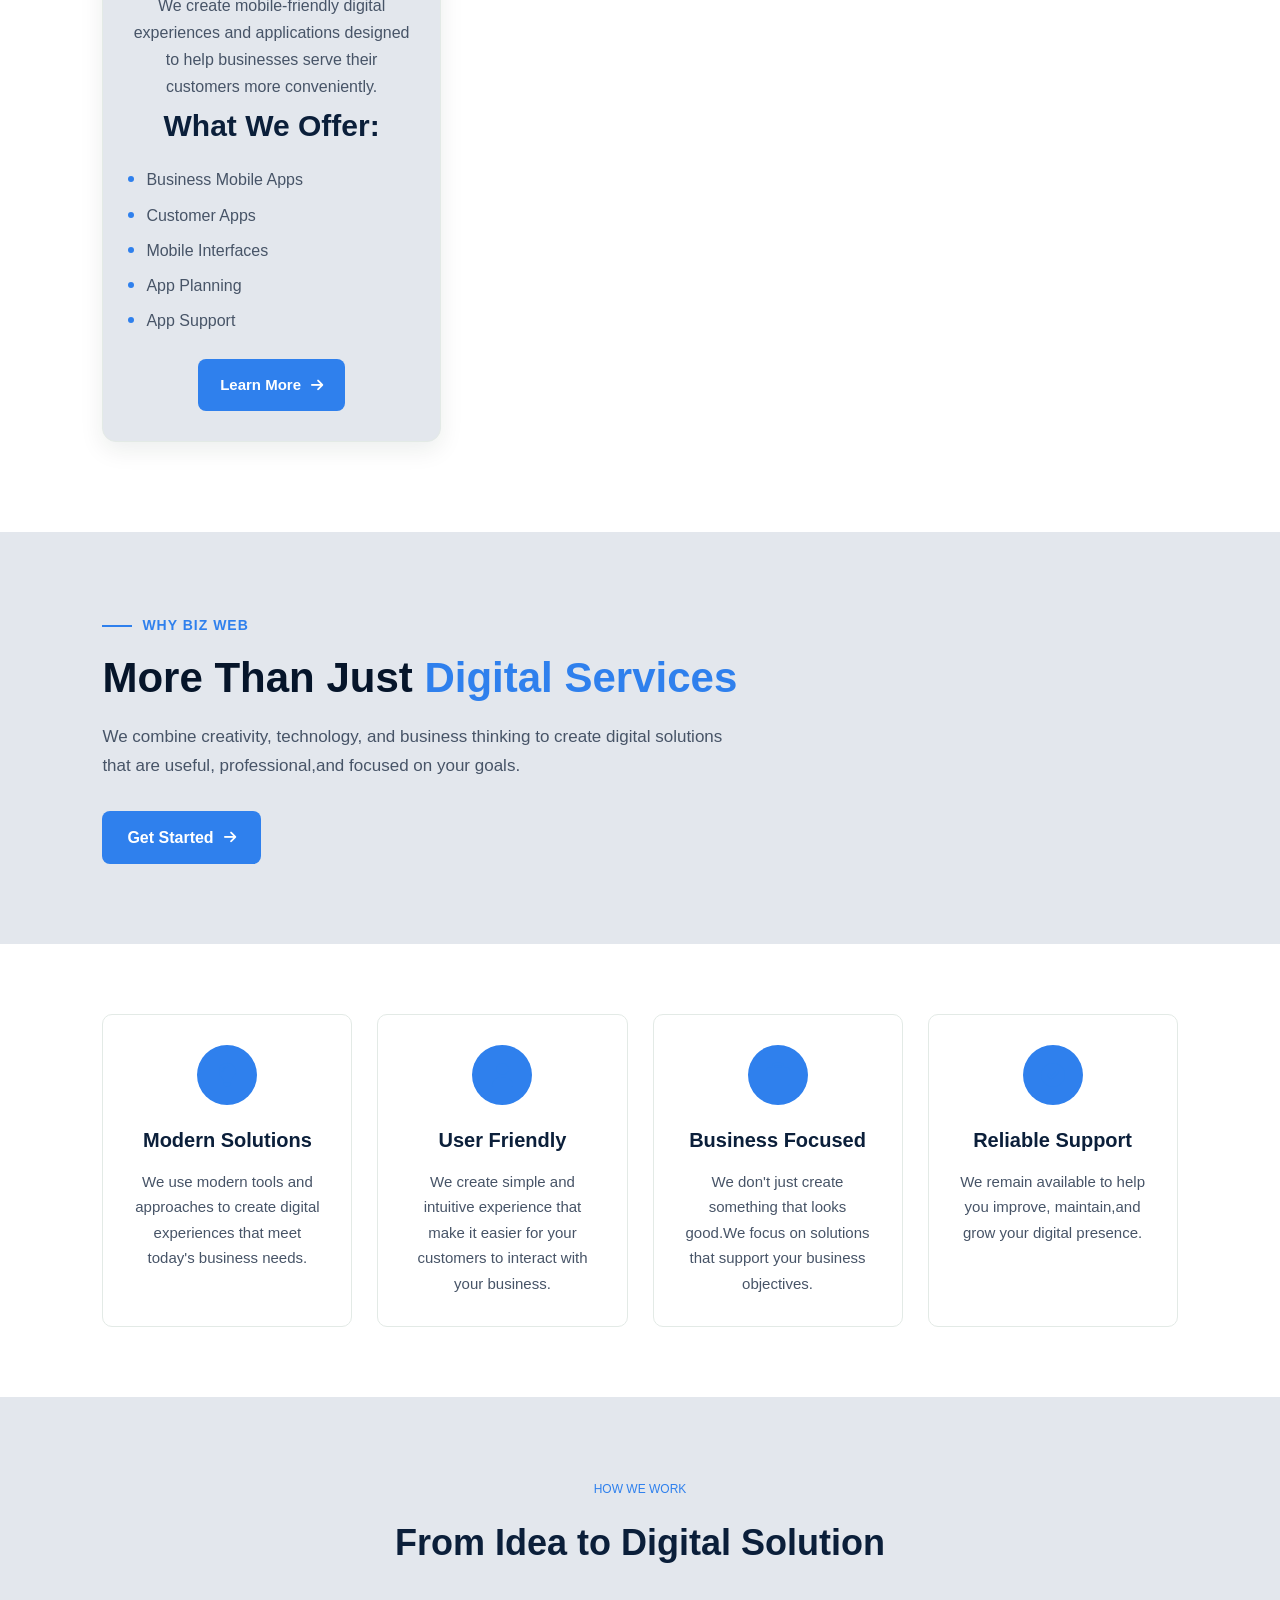
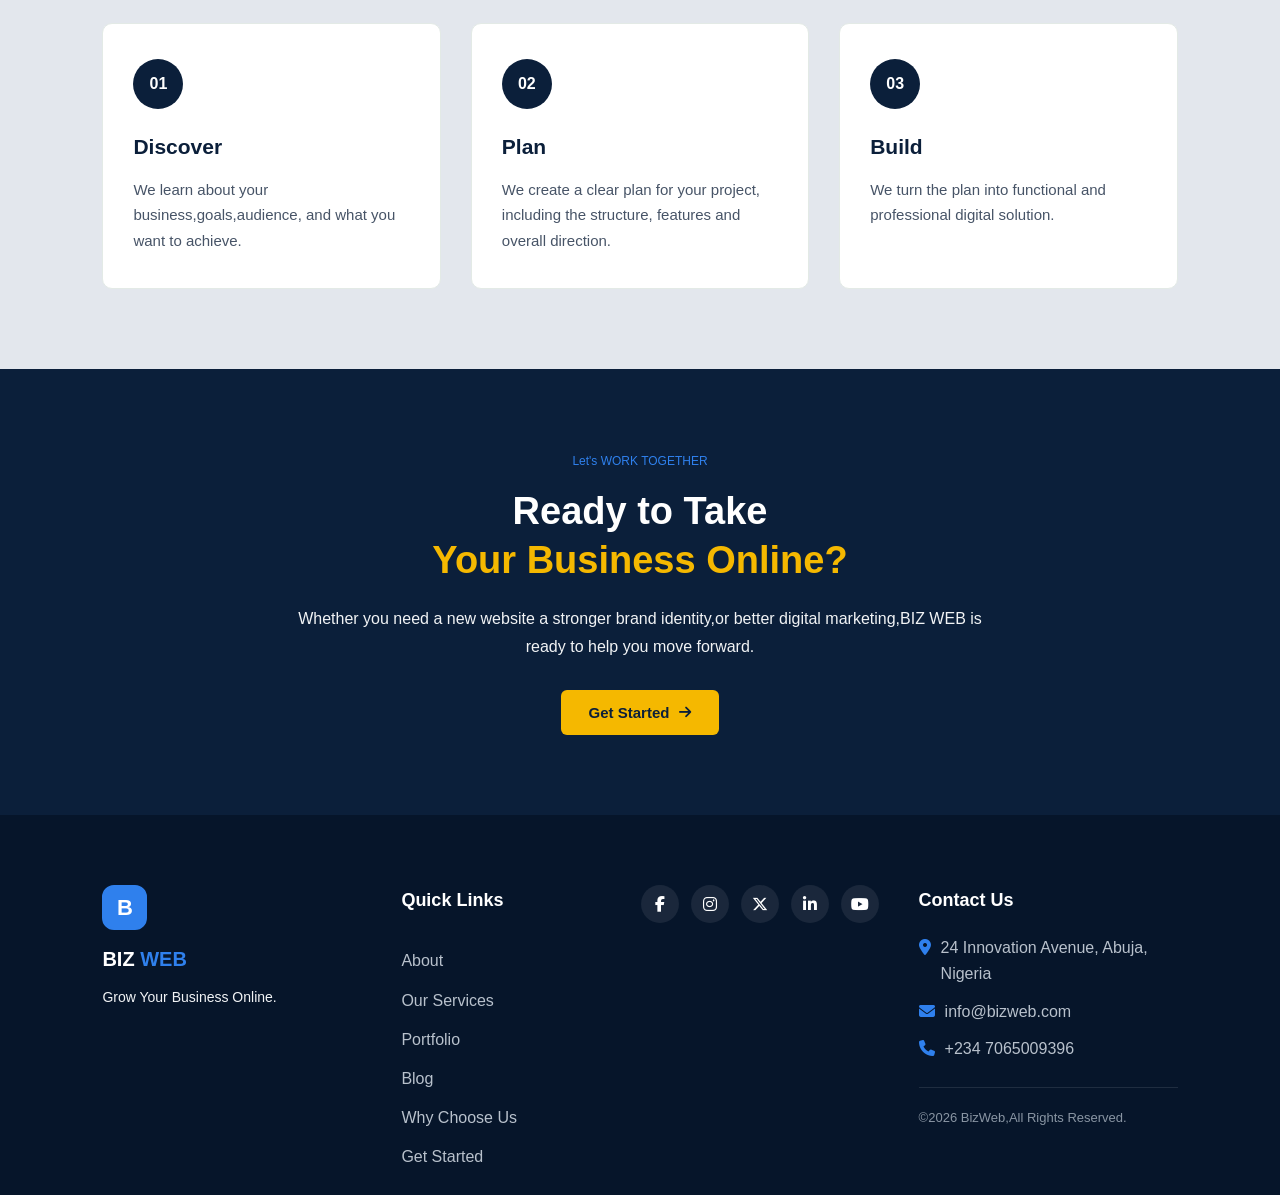
<file: services.html>
<!DOCTYPE html>
<html lang="en">
<head>
 <meta charset="UTF-8">
 <meta name="viewport" content="width=device-width, initial-scale=1">
 <title>BIZ WEB</title>
 <link rel="stylesheet"
      href="https://cdnjs.cloudflare.com/ajax/libs/font-awesome/6.5.2/css/all.min.css">
 <link rel="stylesheet" href="business.css">
</head>
<body>
 <header>
  <nav>
   <div class="logo"><Strong>B</Strong></div>
   <div class="business-name">BIZ <span class="highlight">WEB</span></div>
   <p class="eyebrow">Grow Your Business Online</p>
       <button id="menu-toggle">☰</button>
       <ul id="nav-menu">
        <li>
         <a href="index.html">Home</a>
        </li>
        <li>
         <a href="about.html">About </a>
        </li>
        <li>
         <a href="services.html"> Our Services</a>
        </li>
        <li>
         <a href="portfolio.html">Portfolio</a>
        </li>
        <li>
         <a href="blog.html">Blog</a>
        </li>
        <li>
         <a href="why-us.html">Why Choose Us</a>
        </li>
        <li>
         <a href="contact.html">Get Started</a>
        </li>
       </ul>
  </nav>
 </header>
 <main>
  <section id="service-hero">
    <div class="service-hero-content">
  <p class="eyebrow"><span></span>OUR SERVICES</p>
   <h2>Digital Solutions Designed to Help <span class="highlight">Your Business Grow</span></h2>
   <p>At BIZ WEB,we provide creative and reliable digital solutions that help businesses build a stronger online presence, connect with their customers,and grow in the digital world.</p>
    </div>
  </section>
  <section id="service-content">
   <div class="service-container">
    <div class="service-card">
     <i class="fas fa-code">
     </i>
     <h3>Web Development</h3>
     <p>We design and develop modern, responsive websites that give your business a professional online Our websites are built to work smoothly across desktops, tables and mobile phones.</p>
     <h3>What We Offer:</h3>
     <ul>
     <li>Business Websites</li>
     <li>Landing Pages</li>
     <li>Portfolio Websites</li>
     <li>Responsive Web Design</li>
     <li>Website Maintenance</li>
     </ul>
     <a href="#">Learn More<i class="fas fa-arrow-right"></i></a>
    </div>
    <div class="service-card">
     <i class="fas fa-bullhorn"></i>
     <h3>Digital Marketing</h3>
     <p>We help businesses reach the right audiences through effective marketing strategies and engaging contents.</p>
     <h3>What We Offer:</h3>
     <ul>
      <li>Social Media Marketing</li>
      <li>Content Creation</li>
      <li>Online Promotion</li>
      <li>Brand Awareness</li>
      <li>Marketing Strategy</li>
     </ul>
     <a href="#">Learn More<i class="fas fa-arrow-right"></i></a>
    </div>
    <div class="service-card">
     <i class="fas fa-palette"></i>
     <h3>Graphics Design</h3>
     <p>We create clean and engaging visual designs that help businesses communicate their brand clearly and professionally.</p>
     <h3>What We Offer:</h3>
     <ul>
      <li>Business logos</li>
      <li>Social Media Graphics</li>
      <li>Marketing Materials</li>
      <li>Promotional Designs</li>
      <li>Brand Visuals</li>
     </ul>
     <a href="#">Learn More<i class="fas fa-arrow-right"></i></a>
    </div>
    <div class="service-card">
     <i class="fas fa-mobile-phone"></i>
     <h3>Mobile App Development</h3>
     <p>We create mobile-friendly digital experiences and applications designed to help businesses serve their customers more conveniently.</p>
     <h3>What We Offer:</h3>
     <ul>
      <li>Business Mobile Apps</li>
      <li>Customer Apps</li>
      <li>Mobile Interfaces</li>
      <li>App Planning</li>
      <li>App Support</li>
     </ul>
     <a href="#">Learn More<i class="fas fa-arrow-right"></i></a>
    </div>
   </div>
  </section>
  <section id="why-bizweb">
   <div class="why-content">
    <p class="eyebrow"><span></span>WHY BIZ WEB</p>
    <h2>More Than Just <span class="highlight">Digital Services</span></h2>
    <p>We combine creativity, technology, and business thinking to create digital solutions that are useful, professional,and focused on your goals.</p>
    <a href="contact.html">Get Started<i class="fas fa-arrow-right"></i></a>
   </div>
  </section>
  <section id="why-features">
   <div class="why-feature">
    <div class="why-icon">
     <i class="fas fa-lightbulb"></i>
    </div>
    <h3>Modern Solutions</h3>
    <p>We use modern tools and approaches to create digital experiences that meet today's business needs.</p>
   </div>
   <div class="why-feature">
    <div class="why-icon">
     <i class="fas fa-user"></i>
    </div>
    <h3>User Friendly</h3>
    <p>We create simple and intuitive experience that make it easier for your customers to interact with your business.</p>
   </div>
   <div class="why-feature">
    <div class="why-icon">
     <i class="fas fa-briefcase"></i>
    </div>
    <h3>Business Focused</h3>
    <p>We don't just create something that looks good.We focus on solutions that support your business objectives.</p>
   </div>
   <div class="why-feature">
    <div class="why-icon">
     <i class="fas fa-circle-check"></i>
    </div>
    <h3>Reliable Support</h3>
    <p>We remain available to help you improve, maintain,and grow your digital presence.</p>
   </div>
  </section>
  <section id="how-we-work">
   <p class="eyebrow">HOW WE WORK<span></span></p>
   <h2>From Idea to Digital Solution</h2>
   <div class="timeline">
    <div><span>01</span>
    <h3>Discover</h3>
    <p>We learn about your business,goals,audience, and what you want to achieve.</p>
    </div>
    <div>
     <span>02</span>
     <h3>Plan</h3>
     <p>We create a clear plan for your project, including the structure, features and overall direction.</p>
    </div>
    <div>
     <span>03</span>
     <h3>Build</h3>
     <p>We turn the plan into functional and professional digital solution.</p>
    </div>
   </div>
  </section>
  <section id="service-cta">
   <p class="eyebrow"><span></span>Let's WORK TOGETHER</p>
   <h3>Ready to Take<span class="highlight">Your Business Online?</span></h3>
   <p>Whether you need a new website a stronger brand identity,or better digital marketing,BIZ WEB is ready to help you move forward.</p>
   <button id="get-started">Get Started<i class="fas fa-arrow-right"></i></button>
  </section>
     <footer class="site-footer">
      <div class="container-grid">
   <div class="footer-brand">
   <div class="logo"><strong>B</strong></div>
   <div class="business-name">BIZ <span class="highlight">WEB</span></div>
   <p class="eyebrow">Grow Your Business Online.</p>
   </div>
   <div class="footer-links">
   <h3>Quick Links</h3>
   <a href="about.html">About</a>
   <a href="services.html">Our Services</a>
   <a href="portfolio.html">Portfolio</a>
   <a href="blog.html">Blog</a>
   <a href="why-us.html">Why Choose Us</a>
   <a href="contact.html">Get Started</a>
   </div>
  <div class="contact-socials">
<a href="#" aria-label="Facebook">
        <i class="fa-brands fa-facebook-f"></i>
    </a>

    <a href="#" aria-label="Instagram">
        <i class="fa-brands fa-instagram"></i>
    </a>

    <a href="#" aria-label="X">
        <i class="fa-brands fa-x-twitter"></i>
    </a>

    <a href="#" aria-label="LinkedIn">
        <i class="fa-brands fa-linkedin-in"></i>
    </a>
    <a href="#" aria-label="YouTube">
     <i class="fa-brands fa-youtube"></i>
    </a>
</div>

<div class="footer-contact">
    <h3>Contact Us</h3>

    <p>
        <i class="fas fa-map-marker-alt"></i>
        24 Innovation Avenue, Abuja, Nigeria
    </p>

    <p>
        <i class="fas fa-envelope"></i>
        info@bizweb.com
    </p>

    <p>
        <i class="fas fa-phone"></i>
        +234 7065009396
    </p>
    <p>©2026 BizWeb,All Rights Reserved.</p>
</div>
</div>
 </footer>
 <script src="business.js"></script>
 </body>
 </html>
</file>
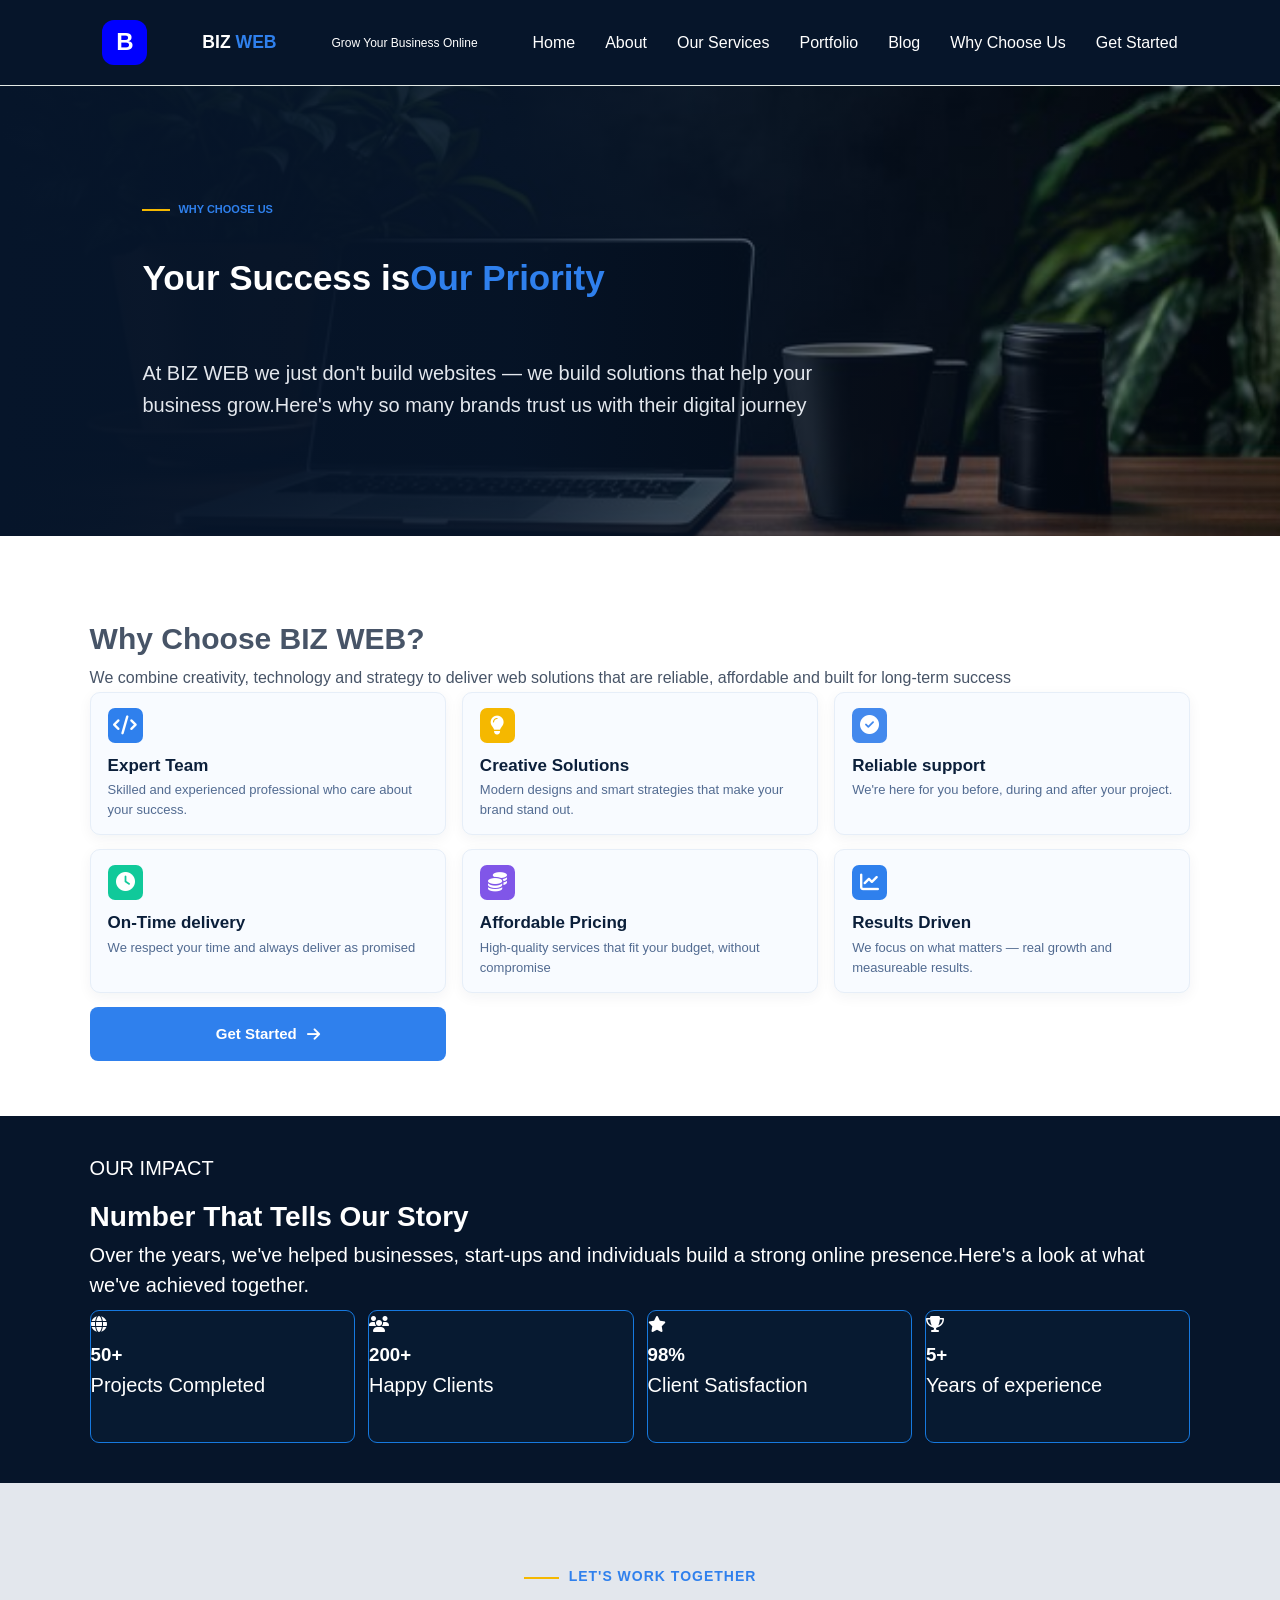
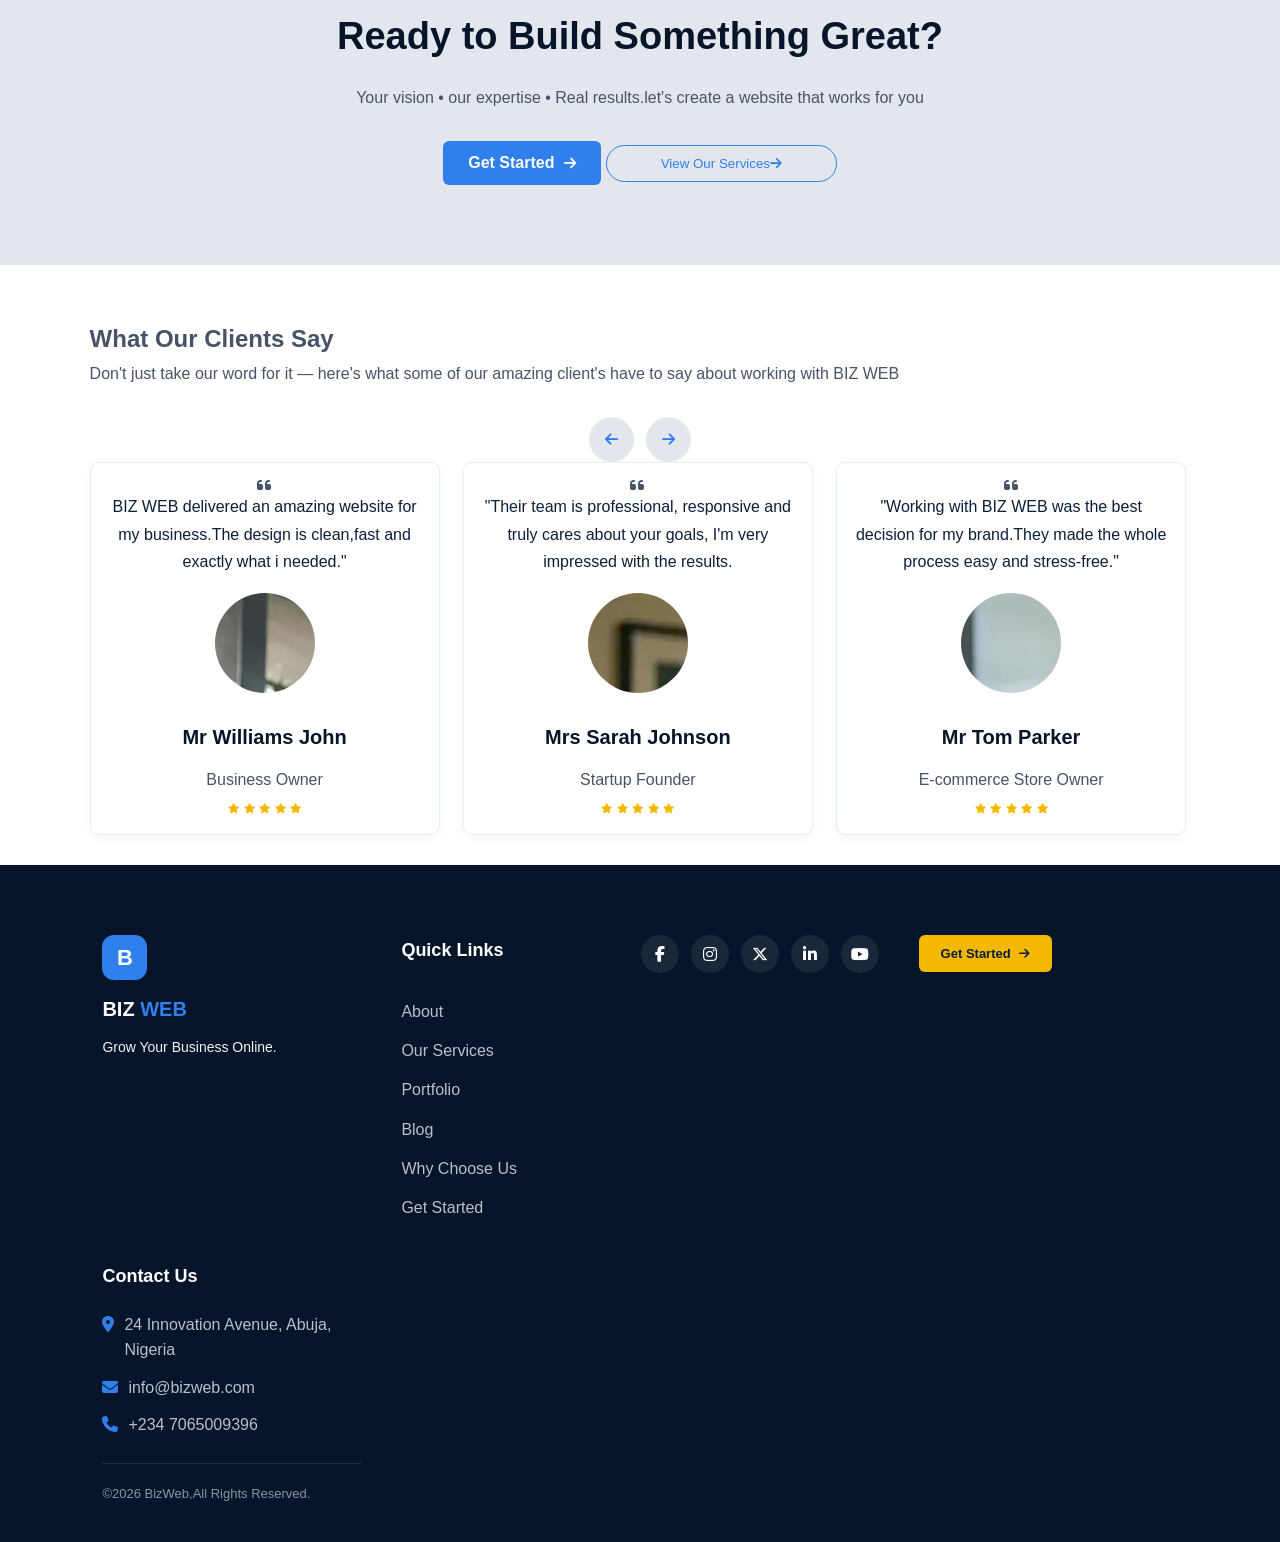
<file: why-us.html>
<!DOCTYPE html>
<html lang="en">
<head>
 <meta charset="UTF-8">
 <meta name="viewport" content="width=device-width, initial-scale=1">
 <title>BIZ WEB</title>
 <link rel="stylesheet"
      href="https://cdnjs.cloudflare.com/ajax/libs/font-awesome/6.5.2/css/all.min.css">
 <link rel="stylesheet" href="business.css">
</head>
<body>
 <header>
  <nav>
   <div class="logo"><Strong>B</Strong></div>
   <div class="business-name">BIZ <span class="highlight">WEB</span></div>
   <p class="eyebrow">Grow Your Business Online</p>
       <button id="menu-toggle">☰</button>
       <ul id="nav-menu">
        <li>
         <a href="index.html">Home</a>
        </li>
        <li>
         <a href="about.html">About </a>
        </li>
        <li>
         <a href="services.html"> Our Services</a>
        </li>
        <li>
         <a href="portfolio.html">Portfolio</a>
        </li>
        <li>
         <a href="blog.html">Blog</a>
        </li>
        <li>
         <a href="why-us.html">Why Choose Us</a>
        </li>
        <li>
         <a href="contact.html">Get Started</a>
        </li>
       </ul>
  </nav>
 </header>
 <main>
  <section id="why-us-hero">
    <div class="why-us-content-hero">
   <p class="eyebrow"><span></span>WHY CHOOSE US</p>
   <h2>Your Success is<span class="highlight">Our Priority</span></h2>
   <p>At BIZ WEB we just don't build websites — we build solutions that help your business grow.Here's why so many brands trust us with their digital journey</p>
    </div>
  </section>
  <section id="why-us-content">
   <p class="eyebrow"><span></span>Our Advantages</p>
   <h2>Why Choose BIZ WEB?</h2>
   <p>We combine creativity, technology and strategy to deliver web solutions that are reliable, affordable and built for long-term success</p>
   <div class="why-us-container">
    <div class="why-us-card">
     <i class="fas fa-code"></i>
     <h3>Expert Team</h3>
     <p>Skilled and experienced professional who care about your success.</p>
    </div>
    <div class="why-us-card">
     <i class="fas fa-lightbulb"></i>
     <h3>Creative Solutions</h3>
     <p>Modern designs and smart strategies that make your brand stand out.</p>
    </div>
    <div class="why-us-card">
     <i class="fas fa-circle-check"></i>
     <h3>Reliable support</h3>
     <p>We're here for you before, during and after your project.</p>
    </div>
    <div class="why-us-card">
     <i class="fas fa-clock"></i>
     <h3>On-Time delivery</h3>
     <p>We respect your time and always deliver as promised</p>
    </div>
    <div class="why-us-card">
     <i class="fas fa-coins"></i>
     <h3>Affordable Pricing</h3>
     <p>High-quality services that fit your budget, without compromise</p>
    </div>
    <div class="why-us-card">
     <i class="fas fa-chart-line"></i>
     <h3>Results Driven</h3>
     <p>We focus on what matters — real growth and measureable results.</p>
    </div>
    <a href="contact.html">Get Started <i class="fas fa-arrow-right"></i></a>
   </div>
  </section>
  <section id="our-impact-info">
   <p class="eyebrow"><span></span>OUR IMPACT</p>
   <h2>Number That Tells Our Story</h2>
   <p>Over the years, we've helped businesses, start-ups and individuals build a strong online presence.Here's a look at what we've achieved together.</p>
   <div class="our-impact-container">
    <div class="our-stat-card">
     <i class="fas fa-globe"></i>
     <h3>50+</h3>
     <p>Projects Completed</p>
    </div>
    <div class="our-stat-card">
     <i class="fas fa-users"></i>
     <h3>200+</h3>
     <p>Happy Clients</p>
    </div>
    <div class="our-stat-card">
     <i class="fas fa-star"></i>
     <h3>98%</h3>
     <p>Client Satisfaction</p>
    </div>
    <div class="our-stat-card">
     <i class="fas fa-trophy"></i>
     <h3>5+</h3>
     <p>Years of experience</p>
    </div>
   </div>
  </section>
  <section id="cta-content">
   <p class="eyebrow"><span></span>LET'S WORK TOGETHER</p>
   <h2>Ready to Build Something Great?</h2>
   <p>Your vision • our expertise • Real results.let's create a website that works for you</p>
   <button id="get-started">Get Started<i class="fas fa-arrow-right"></i></button>
   <button id="view-our-services">View Our Services<i class="fas fa-arrow-right"></i></button>
  </section>
  <section id="testimonial-content">
   <p class="eyebrow"><span></span>TESTIMONIALS</p>
   <h2>What Our Clients Say</h2>
   <p>Don't just take our word for it — here's what some of our amazing client's have to say about working with BIZ WEB</p>
   <div class="testimonial-arrows">
    <button>
     <i class="fas fa-arrow-left"></i>
    </button>
    <button>
     <i class="fas fa-arrow-right"></i>
    </button>
   </div>
   <div class="why-testimonial-container">
    <div class="why-testimonial-card">
        <div class="card-content">
     <i class="fas fa-quote-left"></i>
     <p>BIZ WEB delivered an amazing website for my business.The design is clean,fast and exactly what i needed."</p>
     <div class="why-client-image">
     <img src="business-owner.jpg" alt=" client's pic">
     </div>
     <h3>Mr Williams John</h3>
     <span>Business Owner</span>
     <div class="why-testimonial-rating">
    <i class="fas fa-star"></i>
    <i class="fas fa-star"></i>
    <i class="fas fa-star"></i>
    <i class="fas fa-star"></i>
    <i class="fas fa-star"></i>
    </div>
        </div>
    </div>
    <div class="why-testimonial-card">
        <div class="card-content">
     <i class="fas fa-quote-left"></i>
     <p>"Their team is professional, responsive and truly cares about your goals, I'm very impressed with the results.</p>
     <div class="why-client-image">
     <img src="start-up-founder.jpg" alt="Client's Pic">
     </div>
     <h3> Mrs Sarah Johnson</h3>
     <span>Startup Founder</span>
     <div class="why-testimonial-rating">
      <i class="fas fa-star"></i>
      <i class="fas fa-star"></i>
      <i class="fas fa-star"></i>
      <i class="fas fa-star"></i>
      <i class="fas fa-star"></i>
     </div>
     </div>
    </div>
    <div class="why-testimonial-card">
        <div class="card-content">
     <i class="fas fa-quote-left"></i>
     <p>"Working with BIZ WEB was the best decision for my brand.They made the whole process easy and stress-free."</p>
     <div class="why-client-image">
     <img src="e-commerce-store-owner.jpg" alt="Client's Pic">
     </div>
     <h3>Mr Tom Parker</h3>
     <span>E-commerce Store Owner </span>
     <div class="why-testimonial-rating">
     <i class="fas fa-star"></i>
      <i class="fas fa-star"></i>
      <i class="fas fa-star"></i>
      <i class="fas fa-star"></i>
      <i class="fas fa-star"></i>
     </div>
     </div>
    </div>
   </div>
  </section>
  </main>
    <footer class="site-footer">
      <div class="container-grid">
   <div class="footer-brand">
   <div class="logo"><strong>B</strong></div>
   <div class="business-name">BIZ <span class="highlight">WEB</span></div>
   <p class="eyebrow">Grow Your Business Online.</p>
   </div>
   <div class="footer-links">
   <h3>Quick Links</h3>
   <a href="about.html">About</a>
   <a href="services.html">Our Services</a>
   <a href="portfolio.html">Portfolio</a>
   <a href="blog.html">Blog</a>
   <a href="why-us.html">Why Choose Us</a>
   <a href="contact.html">Get Started</a>
   </div>
  <div class="contact-socials">
<a href="#" aria-label="Facebook">
        <i class="fa-brands fa-facebook-f"></i>
    </a>

    <a href="#" aria-label="Instagram">
        <i class="fa-brands fa-instagram"></i>
    </a>

    <a href="#" aria-label="X">
        <i class="fa-brands fa-x-twitter"></i>
    </a>

    <a href="#" aria-label="LinkedIn">
        <i class="fa-brands fa-linkedin-in"></i>
    </a>
    <a href="#" aria-label="YouTube">
     <i class="fa-brands fa-youtube"></i>
    </a>
</div>
<button id="get-started">Get Started<i class="fas fa-arrow-right"></i></button>
<div class="footer-contact">
    <h3>Contact Us</h3>

    <p>
        <i class="fas fa-map-marker-alt"></i>
        24 Innovation Avenue, Abuja, Nigeria
    </p>

    <p>
        <i class="fas fa-envelope"></i>
        info@bizweb.com
    </p>

    <p>
        <i class="fas fa-phone"></i>
        +234 7065009396
    </p>
    <p>©2026 BizWeb,All Rights Reserved.</p>
</div>
</div>
 </footer>
 <script src="business.js"></script>
 </body>
 </html>
</file>
<file: business.css>
:root {
    --primary: #0b1f3a;       /* Main navy */
    --primary-dark: #06152a;  /* Dark navy */
    --secondary: #2f80ed;     /* Blue accent */
    --accent: #f5b800;        /* Gold accent */
    --white: #ffffff;
    --text: #475467;
    --light: #f1f3f5;
    --border: #e3eae6;
    --eyebrow: #2f80ed;
    --heading: #0b1f3a;
    --paragraph: #475467;
    --stats-bg: #e3e7ed;
}

* {
    margin: 0;
    padding: 0;
    box-sizing: border-box;
}
html,
body {
    width: 100%;
    margin: 0;
}
body {
    font-family: Arial,sans-serif;
    background-color: var(--light);
    color: var(--text);
    line-height: 1.7;
 
}
nav {
    display: flex;
    align-items: center;
    justify-content: space-between;
    background-color: var(--primary-dark);
    padding: 20px 8%;
    border-bottom: 1px solid #e3eae6;
}
.logo {
    width: 45px;
    height: 45px;
    background: blue;
    color: #ffffff;
    border-radius: 12px;

    display: flex;
    justify-content: center;
    align-items: center;

    font-size: 24px;
    font-weight: bold;
}
.business-name {
    color: var(--white);
    font-size: 1.1rem;
    font-weight: 600;
}
.business-name .highlight {
    color: var(--eyebrow);
}

.eyebrow {
    margin-top: 2px;
    font-size: 12px;
    color: #fff;
}
nav ul {
    display: flex;
    gap: 30px;
    list-style: none;
    margin: 0;
    padding: 0;
}

nav ul li a {
    text-decoration: none;
    color: var(--white);
    font-size: 16px;
    font-weight: 500;
    
}

nav ul li a:hover {
    color: var(--secondary);
}
#menu-toggle {
    display: none;
    background: var(--secondary);
    color: var(--primary);
    border: none;
    padding: 10px 14px;
    border-radius: 8px;
    font-size: 22px;
    cursor: pointer;
    transition: 0.3s ease;
}
#menu-toggle:hover {
    transform: scale(1.05);
}

#home-hero {
    background-image:  linear-gradient(90deg, #06152a 0%, rgba(6, 21, 42, 0.9) 40%, rgba(6, 21, 42, 0.2) 100%), url("modern-office-collaboration-stockcake.jpg");
    padding: 50px 0 50px 8%;
    background-size: cover;
    background-position: center;
    background-repeat: no-repeat;
    display: flex;
    align-items: center;
    position: relative;
    justify-content: space-between;
    gap: 40px;
    min-height: 450px;

}
#home-hero .hero-content {
    flex: 0 0 42%;
    min-width: 0;
}
.hero-content h1 {
    color: white;
}

.hero-content h1 .highlight {
    color: var(--secondary);
}
#home-hero .eyebrow {
    color: var(--eyebrow);
}
.hero-content  p {
    color: var(--light);
    
}
 .hero-content .hero-buttons {
    display: flex;
    align-items: center;
    gap: 15px;
    margin-top: 30px;
}

#get-started {
    display: inline-flex;
    align-items: center;
    justify-content: center;
    gap: 10px;

    padding: 14px 28px;
    background-color: var(--secondary);
    color: var(--white);

    border: none;
    border-radius: 8px;

    font-size: 16px;
    font-weight: 600;

    cursor: pointer;
    transition: 0.3s ease;
}

#get-started:hover {
    background-color: var(--primary);
    transform: translateY(-3px);
}

#get-started i {
    font-size: 16px;
    transition: transform 0.3s ease;
}

#get-started:hover i {
    transform: translateX(4px);
}

#our-services {
    display: inline-flex;
    align-items: center;
    justify-content: center;

    padding: 14px 28px;
    background-color: var(--primary);
    color: var(--white);

    border: 1px solid rgba(255, 255, 255, 0.2);
    border-radius: 8px;

    font-size: 16px;
    font-weight: 600;

    cursor: pointer;
    transition: 0.3s ease;
}

#our-services:hover {
    background-color: var(--primary);
    transform: translateY(-3px);
}



#services-hero {
    padding: 60px 5%;
    background-color: #f5f7fa;
    text-align: center;
}
.services-container {
    display: grid;
    grid-template-columns: repeat(4, 1fr);
    gap: 30px;
    margin-top: 40px;
}

.service-card {
    background: var(--white);
    text-align: left;
    padding: 30px;
    border: 1px solid var(--border);
    border-radius: 14px;
    box-shadow: 0 8px 25px rgba(16, 35, 27, 0.08);

    transition: transform 0.3s ease, box-shadow 0.3s ease;
}

.service-card:hover {
    transform: translateY(-6px);
    box-shadow: 0 14px 30px rgba(16, 35, 27, 0.12);
}
.service-card h3 {
    font-size: 20px;
    color: var(--primary);
    margin-bottom: 12px;
}

.service-card p {
    font-size: 15px;
    color: var(--text);
    line-height: 1.7;
    margin-bottom: 20px;
}
.service-icon {
    display: inline-flex;
    align-items: center;
    justify-content: center;
    width: 60px;
    height: 60px;
    font-size: 28px;
    color: var(--secondary);
    background-color: #eef5ff;
    border-radius: 12px;
    margin-bottom: 20px;
}
#about-hero {
    display: flex;
    align-items: center;
    justify-content: space-between;
    padding: 90px 8%;
    background-color: var(--light);
}
.about-hero-image {
    width: 50%;
    height: 350px;
    display: block;
    overflow: hidden;
}
.about-hero-image img {
    width: 100%;
    height: 350px;
    object-fit: cover;
    object-position: center 54%;
    overflow: hidden;
    display: block;
}
.about-hero-content {
    flex: 1;
    padding: 20px;
    text-align: left;
}

.about-hero-content .eyebrow {
    color: var(--secondary);
    font-size: 14px;
    font-weight: 600;
    letter-spacing: 1px;
    margin-bottom: 15px;
}
.about-hero-content  .eyebrow span {
    display: inline-block;
    width: 30px;
    height: 2px;
    background-color: var(--secondary);
    margin-left: 10px;
    vertical-align: middle;
}

.about-hero-content  h2 {
    color: var(--heading);
    font-size: 42px;
    line-height: 1.2;
    max-width: 800px;
    margin: 0 auto 20px;
}
.about-hero-content h2 .highlight {
    color: var(--secondary);
}

.about-hero-content  > p:last-child {
    color: var(--text);
    font-size: 17px;
    line-height: 1.7;
    max-width: 750px;
    margin: 0 auto;
}
#learn-more {
    background-color: var(--secondary);
    color: var(--white);
    padding: 14px 30px;
    border: none;
    border-radius: 8px;
    font-size: 15px;
    font-weight: 500;
    cursor: pointer;
    transition: 0.3s ease;
}
#learn-more:hover {
    background-color: var(--primary);
    transform: translateY(-3px);
}
#learn-more i {
    margin-left: 8px;
    font-size: 14px;
}
#learn-more:hover i {
        transform: translateX(4px);
}

/* =======================
ABOUT CONTENT 
========================== */
#about-content {
    padding: 50px 8%;
    background-image: linear-gradient(135deg, var(--stats-bg), var(--stats-bg), rgba(255, 255, 255, 0.148), rgba(232, 243, 255, 0.181)), url("about.jpg");
    background-size: cover;
    background-position: center;
    background-repeat: no-repeat;
    display: flex;
    align-items: center;
    position: relative;
    justify-content: flex-start;
    gap: 40px;
    min-height: 450px;
}
#about-content .about-content-hero {
    width: 100%;
    padding: 40px;
    align-items: flex-start;
    justify-content: center;
    gap: 40px;
    display: flex;
    flex-direction: column;
    text-align: left;
}
.about-content-hero .eyebrow {
    color: var(--secondary);
    font-size: 14px;
    font-weight: 600;
    letter-spacing: 1px;
    margin-bottom: 15px;  
    
}
.about-content-hero .eyebrow span {
    display: inline-block;
    width: 30px;
    height: 2px;
    background-color: var(--secondary);
    margin-left: 10px;
    vertical-align: middle; 
}
.about-content-hero h2 {
    font-size: 30px;
    color: var(--heading);
    line-height: 1.2;
    margin: 0 0 20px;
    margin-bottom: 0;
}
.about-content-hero h2 .highlight {
    color: var(--secondary);
}
.about-content-hero p {
    color: var(--heading);
    font-size: 17px;
    line-height: 1.7;
    margin: 0px;
    max-width: 680px;
}
#about-info {
    background-color: var(--stats-bg);
    padding: 70px 8%;
    text-align: center;
}
.about-container {
    display: grid;
    grid-template-columns: repeat(3, 1fr);
    gap: 30px;
    margin-top: 40px;
    
}
.about-card {
    background-color: white;
    padding: 50px 40px;
    width: 600;
    border-radius: 14px;
    border: 1px solid var(--border);
    text-align: center;
    
}
.about-card:hover {
   transform: translateY(-5px);
   border-color: var(--secondary);
    
}
.about-card i {
    display: inline-flex;
    align-items: center;
    justify-content: center;
    width: 60px;
    height: 60px;
    font-size: 28px;
    color: var(--secondary);
    background-color: #eef5ff;
    border-radius: 12px;
    margin-bottom: 20px;
}
.about-card h3 {
    font-size: 20px;
    margin-bottom: 8px;
    color: var(--primary-dark);
}
.about-card p {
   font-size: 16px;
   margin: 0;
}
#learn-more {
    background-color: var(--secondary);
    color: var(--white);
    padding: 14px 30px;
    border: none;
    border-radius: 8px;
    font-size: 15px;
    font-weight: 500;
    cursor: pointer;
    transition: 0.3s ease;
}
#learn-more:hover {
    background-color: var(--primary);
    transform: translateY(-3px);
}
#learn-more i {
    margin-left: 8px;
    font-size: 14px;
}
#learn-more:hover i {
        transform: translateX(4px);
}
/* =======================
SERVICE HERO 
========================= */
#service-hero {
   background-image: linear-gradient(90deg, #06152a 0%, rgba(6, 21, 42, 0.9) 40%, rgba(6, 21, 42, 0.2) 100%), url("workplace-with-laptop-cup-.jpg");
    padding: 50px 0 50px 8%;
    background-size: cover;
    background-position: center;
    background-repeat: no-repeat;
    display: flex;
    align-items: center;
    position: relative;
    justify-content: space-between;
    gap: 40px;
    min-height: 450px;
}
 #service-hero .service-hero-content {
    width: 100%;
    padding: 40px;
    align-items: flex-start;
    justify-content: center;
    gap: 40px;
    display: flex;
    flex-direction: column;
    text-align: left;

 }
#service-hero  .service-hero-content h2 {
    font-size: 30px;
    line-height: 1.2;
    max-width: 800px;
    margin: 0 0 20px;
    color: var(--white);
    margin-bottom: 0;
}
#service-hero .service-hero-content h2 .highlight {
    color: var(--secondary);
}
#service-hero .service-hero-content  .eyebrow {
    color: var(--secondary);
    font-size: 14px;
    font-weight: 600;
    letter-spacing: 1px;
    margin-bottom: 0;  
}
#service-hero  .service-hero-content .eyebrow span {
    display: inline-block;
    width: 30px;
    height: 2px;
    background-color: var(--secondary);
    margin-right: 10px;
    vertical-align: middle;
}
#service-hero .service-hero-content p {
    color: var(--light);
    font-size: 17px;
    line-height: 1.7;
    max-width: 750px;
    margin: 0;
}

/* =====================
SERVICE CONTENT 
======================== */
#service-content {
    padding: 90px 8%;
    background-color: var(--white);
    text-align: center;
}

/* ====================== 
SERVICE CONTAINER 
======================== */
.service-container {
    display: grid;
    grid-template-columns: repeat(3, 1fr);
    gap: 30px;
    margin-top: 40px;
    
}

/* ======================= 
SERVICE CARDS 
========================== */
.service-card {
    background-color: var(--stats-bg);
    padding: 30px 25px;
    width: 600;
    border-radius: 14px;
    border: 1px solid var(--border);
    text-align: center;
    
}
.service-card:hover {
    transform: translateY(-5px);
   border-color: var(--secondary);
}

.service-card i {
    display: inline-flex;
    align-items: center;
    justify-content: center;
    width: 60px;
    height: 60px;
    font-size: 28px;
    color: var(--secondary);
    background-color: var(--light);
    border-radius: 12px;
    margin-bottom: 20px;
}
.service-card h3 {
    font-size: 30px;
    margin-bottom: 8px;
    color: var(--heading);
}
.service-card p {
    font-size: 16px;
    margin: 0;
    color: var(--text);
}

.service-card ul {
    list-style: none;
    padding: 0;
    margin: 15px 0 25px;
}

.service-card ul li {
    position: relative;
    padding-left: 18px;
    margin-bottom: 8px;
    color: var(--text);
    text-align: left;
}
.service-card ul li::before {
    content: "";
    width: 6px;
    height: 6px;
    background-color: var(--secondary);
    border-radius: 50%;
    position: absolute;
    left: 0;
    top: 10px;
}

.service-card a {
    display: inline-flex;
    align-items: center;
    justify-content: center;
    gap: 10px;
    padding: 13px 22px;
    background-color: var(--secondary);
    color: var(--white);
    border-radius: 8px;
    text-decoration: none;
    font-size: 15px;
    font-weight: 600;
    transition: 0.3s ease;
}

.service-card a i {
    width: auto;
    height: auto;
    padding: 0;
    margin: 0;
    background: transparent;
    color: var(--white);
    font-size: 14px;
    transition: transform 0.3s ease;
}

.service-card a {
    display: inline-flex;
    align-items: center;
    justify-content: center;
    gap: 10px;
    padding: 13px 22px;
    background-color: var(--secondary);
    color: var(--white);
    border-radius: 8px;
    text-decoration: none;
    font-size: 15px;
    font-weight: 600;
    transition: 0.3s ease;
}

.service-card a i {
    width: auto;
    height: auto;
    padding: 0;
    margin: 0;
    background: transparent;
    color: var(--white);
    font-size: 14px;
    transition: transform 0.3s ease;
}

.service-card a:hover {
    background-color: var(--primary);
    transform: translateY(-3px);
}

.service-card a:hover i {
    transform: translateX(4px);
}

/* WHY BIZ WEB */
#why-bizweb {
    background-color: var(--stats-bg);
    padding: 80px 8%;
}

.why-content {
    max-width: 650px;
}

#why-bizweb .eyebrow {
    display: flex;
    align-items: center;
    gap: 10px;
    color: var(--secondary);
    font-size: 14px;
    font-weight: 600;
    letter-spacing: 1px;
    margin-bottom: 15px;
}

#why-bizweb .eyebrow span {
    display: inline-block;
    width: 30px;
    height: 2px;
    background-color: var(--secondary);
}

#why-bizweb h2 {
    color: var(--primary-dark);
    font-size: 42px;
    line-height: 1.2;
    margin-bottom: 20px;
}

#why-bizweb h2 .highlight {
    color: var(--secondary);
}

#why-bizweb .why-content > p:not(.eyebrow) {
    color: var(--text);
    font-size: 17px;
    line-height: 1.7;
    margin-bottom: 30px;
}

#why-bizweb .why-content > a {
    display: inline-flex;
    align-items: center;
    gap: 10px;

    padding: 13px 25px;

    background-color: var(--secondary);
    color: var(--white);

    border-radius: 8px;
    text-decoration: none;

    font-size: 16px;
    font-weight: 600;

    transition: 0.3s ease;
}

#why-bizweb .why-content > a:hover {
    background-color: var(--primary);
    transform: translateY(-3px);
}

#why-bizweb .why-content > a i {
    font-size: 14px;
    transition: transform 0.3s ease;
}

#why-bizweb .why-content > a:hover i {
    transform: translateX(4px);
}
/* ==============================
   WHY FEATURES
============================== */

#why-features {
    display: grid;
    grid-template-columns: repeat(4, 1fr);
    gap: 25px;
    padding: 70px 8%;
    background-color: var(--white);
}

.why-feature {
    background-color: var(--white);
    padding: 30px 25px;
    text-align: center;
    border: 1px solid var(--border);
    border-radius: 10px;
    transition: 0.3s ease;
}

.why-feature:hover {
    transform: translateY(-5px);
}

.why-icon {
    width: 60px;
    height: 60px;
    margin: 0 auto 20px;
    display: flex;
    align-items: center;
    justify-content: center;
    background-color: var(--light);
    border-radius: 50%;
}

.why-icon i {
    font-size: 24px;
    color: var(--secondary);
}

.why-feature h3 {
    color: var(--heading);
    font-size: 20px;
    margin-bottom: 12px;
}

.why-feature p {
    color: var(--text);
    font-size: 15px;
    line-height: 1.7;
}


/* ==============================
   HOW WE WORK
============================== */

#how-we-work {
    background-color: var(--stats-bg);
    padding: 80px 8%;
    text-align: center;
}

#how-we-work .eyebrow {
    margin-bottom: 12px;
    color: var(--secondary);
}

#how-we-work h2 {
    color: var(--heading);
    font-size: 36px;
    margin-bottom: 50px;
}

.timeline {
    display: grid;
    grid-template-columns: repeat(3, 1fr);
    gap: 30px;
    max-width: 1100px;
    margin: 0 auto;
}

.timeline > div {
    background-color: var(--white);
    padding: 35px 30px;
    border: 1px solid var(--border);
    border-radius: 10px;
    text-align: left;
    position: relative;
}

.timeline > div > span {
    display: inline-flex;
    align-items: center;
    justify-content: center;
    width: 50px;
    height: 50px;
    margin-bottom: 20px;
    background-color: var(--primary);
    color: var(--white);
    border-radius: 50%;
    font-weight: 700;
}

.timeline h3 {
    color: var(--heading);
    font-size: 21px;
    margin-bottom: 12px;
}

.timeline p {
    color: var(--text);
    line-height: 1.7;
    font-size: 15px;
}


/* ==============================
   SERVICE CTA
============================== */

#service-cta {
    background-color: var(--primary);
    padding: 80px 8%;
    text-align: center;
}

#service-cta .eyebrow {
    color: var(--secondary);
    margin-bottom: 15px;
}

#service-cta h3 {
    color: var(--white);
    font-size: 38px;
    line-height: 1.3;
    margin-bottom: 20px;
}

#service-cta h3 .highlight {
    display: block;
    color: var(--accent);
}

#service-cta > p:not(.eyebrow) {
    max-width: 700px;
    margin: 0 auto 30px;
    color: var(--light);
    line-height: 1.7;
    font-size: 16px;
}

#service-cta #get-started {
    display: inline-flex;
    align-items: center;
    justify-content: center;
    gap: 10px;
    padding: 14px 28px;
    background-color: var(--accent);
    color: var(--primary);
    border: none;
    border-radius: 6px;
    font-size: 15px;
    font-weight: 700;
    cursor: pointer;
    transition: 0.3s ease;
}

#service-cta #get-started:hover {
    transform: translateY(-2px);
}

#service-cta #get-started i {
    font-size: 14px;
}

/* ====================
PORTFOLIO HERO 
====================== */
#portfolio-hero {
    background-image:  linear-gradient(90deg, #06152a 0%, rgba(6, 21, 42, 0.9) 40%, rgba(6, 21, 42, 0.2) 100%), url("laptop-on-desk-with-a-cup.jpg");
    padding: 50px 0 50px 8%;
    background-size: cover;
    background-position: center;
    background-repeat: no-repeat;
    display: flex;
    align-items: flex-start;
    position: relative;
    justify-content: center;
    gap: 25px;
    min-height: 450px;

}
#portfolio-hero .portfolio-hero-content {
    width: 100%;
    padding: 40px;
    align-items: flex-start;
    justify-content: center;
    gap: 40px;
    display: flex;
    flex-direction: column;
    text-align: left;


}
#portfolio-hero  .portfolio-hero-content h2{
    font-size: 36px;
    max-width: 800px;
    line-height: 1.2;
    margin: 0 0 20px;
    margin-bottom: 0;
    color: var(--white);
}
#portfolio-hero  .portfolio-hero-content.highlight {
    color: var(--accent);
}
#portfolio-hero .portfolio-hero-content p.eyebrow {
    color: var(--secondary);
    font-size: 14px;
    font-weight: 600;
    letter-spacing: 1px;
    margin-bottom: 5px;
    
}
#portfolio-hero .portfolio-hero-content p.eyebrow span {
    display: inline-block;
    width: 30px;
    height: 2px;
    background-color: var(--accent);  
}
#portfolio-hero .portfolio-hero-content p {
    font-size: 15px;
    line-height: 1.7;
    max-width: 750px;
    margin: 0 0 20px;
    color: var(--light);
    margin-bottom: 15px;
    max-width: 750px;
    
    
}

#portfolio-info {
    background-color: var(--primary-dark);
    padding: 70px 8%;
   text-align: center;
    
}
.portfolio-container {
    display: grid;
    grid-template-columns: repeat(3, 1fr);
    gap: 30px;
    margin-top: 40px;
}

.portfolio-stat-card {
    background-color: var(--primary-dark);
    padding: 30px;
    border-radius: 12px;
    border: 1px solid #020b16;
    text-align: center;
}
.portfolio-stat-card:hover {
   transform: translateY(-5px);
    
} 
.card-icon {
    display: inline-flex;
    align-items: center;
    justify-content: center;
    width: 60px;
    height: 60px;
    border-radius: 12px;
    margin-bottom: 20px;
    font-size: 28px;
}

.portfolio-stat-card:nth-child(1) .card-icon {
    background: var(--white);
    color: var(--secondary);
}

.portfolio-stat-card:nth-child(2) .card-icon {
    background: var(--accent);
    color: var(--primary-dark);
}

.portfolio-stat-card:nth-child(3) .card-icon {
    background: var(--light);
    color: var(--seconadary);
}
.portfolio-stat-card:nth-child(4).card-icon {
    background: var(--primary);
    color: var(--secondary);
}
.portfolio-stat-card h3 {
    font-size: 28px;
    margin-bottom: 8px;
    color: var(--light);
}
.portfolio-stat-card p {
    font-size: 16px;
    margin: 0;
    color: var(--light);
}
/* PORTFOLIO CONTENT */
#portfolio-content {
    background-color: var(--light);
    text-align: center;
    padding: 70px 8%;
}
#portfolio-content h2 {
    font-size: 38px;
    max-width: 700px;
    margin: 0, auto;
    line-height: 1.7;
    color: var(--heading);
    
}
#portfolio-content .eyebrow {
    color: var(--secondary);
    font-size: 14px;
    font-weight: 600;
    letter-spacing: 1px;
    margin-bottom: 15px;
    
}
#portfolio-content .eyebrow span {
    display: inline-block;
    width: 30px;
    height: 2px;
    background-color: var(--secondary);  
}
#portfolio-content p {
    font-size: 16px;
    max-width: 700px;
    margin: 0,auto;
    line-height: 1.7;
    color: var(--text);
}

#view-all-services {
    grid-column: 1;
    width: fit-content;
    padding: 11px 20px;
    background-color: transparent;
    color: var(--secondary);
    border: 1px solid var(--secondary);
    border-radius: 25px;
    font-size: 13px;
    cursor: pointer;
}

#view-all-services i {
    margin-left: 7px;
}

/* =================================
   SERVICES CARDS
================================= */

.portfolio-container {
    display: grid;
    grid-template-columns: repeat(3, 1fr);
    gap: 25px;
}

.portfolio-card {
    background-color: var(--white);
    padding: 25px 22px;
    border: 1px solid var(--border);
    border-radius: 10px;
    box-shadow: 0 5px 20px rgba(11, 31, 58, 0.06);
    transition: 0.3s ease;
}

.portfolio-card:hover {
    transform: translateY(-5px);
    box-shadow: 0 10px 25px rgba(11, 31, 58, 0.10);
}

.portfolio-card .card-icon {
    width: 44px;
    height: 44px;
    display: flex;
    align-items: center;
    justify-content: center;
    background-color: var(--secondary);
    border-radius: 8px;
    margin-bottom: 15px;
}

.portfolio-card:nth-child(2) .card-icon {
    background-color: var(--accent);
}

.portfolio-card .card-icon i {
    color: var(--white);
    font-size: 20px;
}

.portfolio-card:nth-child(2) .card-icon i {
    color: var(--primary);
}

.portfolio-card h3 {
    color: var(--heading);
    font-size: 18px;
    margin-bottom: 10px;
}

.portfolio-card p {
    color: var(--text);
    font-size: 14px;
    line-height: 1.6;
    margin-bottom: 12px;
}

.portfolio-card a {
    color: var(--secondary);
    font-size: 13px;
    font-weight: 600;
    text-decoration: none;
}

.portfolio-card a i {
    margin-left: 5px;
    font-size: 11px;
}


/* =================================
   MORE THAN JUST A WEBSITE
================================= */

#why-bizweb-contents {
    display: grid;
    grid-template-columns: 1.1fr 1fr 1fr;
    column-gap: 45px;
    row-gap: 25px;
    align-items: center;
    padding: 65px 8%;
    background-color: var(--primary-dark);
    color: var(--white);
}

/* Heading area */

#why-bizweb-contents > .eyebrow {
    grid-column: 1;
    margin: 0;
    color: var(--secondary);
}

#why-bizweb-contents > h2 {
    grid-column: 1;
    color: var(--white);
    font-size: 34px;
    margin: -15px 0 0;
}

#why-bizweb-contents > p:not(.eyebrow) {
    grid-column: 1;
    color: var(--light);
    font-size: 14px;
    line-height: 1.7;
    margin: 0;
}

#why-bizweb-contents > a {
    grid-column: 1;
    width: fit-content;
    padding: 11px 22px;
    background-color: var(--accent);
    color: var(--primary);
    border-radius: 6px;
    text-decoration: none;
    font-size: 13px;
    font-weight: 700;
}

#why-bizweb-contents > a i {
    margin-left: 7px;
}


/* Feature items */

.why-bizweb-content {
    display: grid;
    grid-template-columns: 50px 1fr;
    column-gap: 15px;
    align-items: start;
}

.why-bizweb-content .why-icon {
    grid-row: span 2;
    width: 48px;
    height: 48px;
    display: flex;
    align-items: center;
    justify-content: center;
    border: 1px solid var(--secondary);
    border-radius: 50%;
}

.why-bizweb-content .why-icon i {
    color: var(--accent);
    font-size: 21px;
}

.why-bizweb-content h3 {
    color: var(--white);
    font-size: 14px;
    margin: 2px 0 6px;
}

.why-bizweb-content p {
    color: var(--light);
    font-size: 12px;
    line-height: 1.5;
    margin: 0;
}


/* =================================
   RECENT PROJECTS / PORTFOLIO
================================= */

#our-porfolio {
    display: grid;
    grid-template-columns: 0.8fr 2fr;
    column-gap: 45px;
    align-items: center;
    padding: 65px 8%;
    background-color: var(--white);
}

#our-porfolio .eyebrow {
    grid-column: 1;
    margin-bottom: 8px;
}

#our-porfolio h2 {
    grid-column: 1;
    color: var(--heading);
    font-size: 30px;
    margin-bottom: 10px;
}

#our-porfolio > p:not(.eyebrow) {
    grid-column: 1;
    color: var(--text);
    font-size: 13px;
    line-height: 1.6;
    margin-bottom: 18px;
}

#view-all-projects {
    grid-column: 1;
    width: fit-content;
    padding: 11px 20px;
    background-color: transparent;
    color: var(--secondary);
    border: 1px solid var(--secondary);
    border-radius: 25px;
    font-size: 13px;
    cursor: pointer;
}

#view-all-projects i {
    margin-left: 7px;
}


/* Project cards */

.view-all-container {
    grid-column: 2;
    grid-row: 1 / span 4;
    display: grid;
    grid-template-columns: repeat(3, 1fr);
    gap: 18px;
}

.view-all-card {
    position: relative;
    overflow: hidden;
    border-radius: 8px;
    height: 190px;
    background-color: var(--stats-bg);
}

.portfolio-image {
    width: 100%;
    height: 100%;
}

.portfolio-image img {
    width: 100%;
    height: 100%;
    display: block;
    object-fit: cover;
    transition: 0.4s ease;
}

.view-all-card:hover .portfolio-image img {
    transform: scale(1.05);
}

/* Footer Get Started Button */

footer #get-started {
    display: inline-flex;
    align-items: center;
    justify-content: center;
    gap: 8px;

    padding: 11px 22px;

    background-color: var(--accent);
    color: var(--primary);

    border: none;
    border-radius: 6px;

    font-size: 13px;
    font-weight: 600;

    cursor: pointer;
    transition: 0.3s ease;
    justify-self: start;
    align-self: start;
    width: fit-content;
}

footer #get-started:hover {
    transform: translateY(-2px);
}

footer #get-started i {
    font-size: 12px;
}

/* ================================
   BLOG HERO
================================ */

#blog-hero {
    background-image:  linear-gradient(90deg, #06152a 0%, rgba(6, 21, 42, 0.9) 40%, rgba(6, 21, 42, 0.2) 100%), url("laptop-cup.webp");
    padding: 50px 0 50px 8%;
    background-size: cover;
    background-position: center;
    background-repeat: no-repeat;
    display: flex;
    align-items: center;
    position: relative;
    justify-content: space-between;
    gap: 40px;
    min-height: 450px;


}
#blog-hero .blog-hero-content {
    width: 100%;
    padding: 40px;
    align-items: flex-start;
    justify-content: center;
    gap: 40px;
    display: flex;
    flex-direction: column;
    text-align: left;

}

#blog-hero .blog-hero-content .eyebrow {
    color: var(--secondary);
    font-size: 12px;
    font-weight: 700;
    text-transform: uppercase;
    margin-bottom: 0px;
}

#blog-hero .blog-hero-content .eyebrow span {
    display: inline-block;
    width: 28px;
    height: 2px;
    background-color: var(--accent);
    margin-right: 8px;
    vertical-align: middle;
}

#blog-hero .blog-hero-content h2 {
    max-width: 800px;
    margin: 0 0 20px;
    color: var(--white);
    font-size: 42px;
    line-height: 1.2;
    font-weight: 700;
    margin-bottom: 0px;
}

#blog-hero .blog-hero-content h2  .highlight {
    color: var(--accent);
}

#blog-hero .blog-hero-content > p:last-child {
    max-width: 680px;
    margin: 0px;
    color: #d9dde2;
    font-size: 14px;
    line-height: 1.7;
}


/* ================================
   FEATURED ARTICLE
================================ */

#blog-content {
    display: grid;
    grid-template-columns: 1fr 1.15fr;
    column-gap: 55px;
    align-items: center;
    padding: 75px 8%;
    background-color: var(--white);
}

#blog-content > .eyebrow:first-child {
    grid-column: 1;
    color: var(--secondary);
    font-size: 11px;
    font-weight: 700;
    margin-bottom: 10px;
}

#blog-content > .eyebrow:first-child span {
    display: inline-block;
    width: 28px;
    height: 2px;
    background-color: var(--accent);
    margin-right: 8px;
    vertical-align: middle;
}

#blog-content > h2 {
    grid-column: 1;
    color: var(--heading);
    font-size: 30px;
    line-height: 1.3;
    margin-bottom: 15px;
}

#blog-content > h2 + p {
    grid-column: 1;
    color: var(--text);
    font-size: 14px;
    line-height: 1.7;
    margin-bottom: 20px;
}
#blog-content .blog-info {
    align-items: center;
    justify-content: space-between;
    display: flex;
}

#blog-content .blog-info i {
    color: var(--secondary);
    font-size: 12px;
    margin-right: 0px;
}

#blog-content .blog-info i + .eyebrow {
    display: inline-block;
    color: var(--text);
    font-size: 11px;
    margin-bottom: 5px;
    display: flex;
    flex-direction: column;
    margin-bottom: 5px;
}

#read-full-article {
    grid-column: 1;
    width: fit-content;
    padding: 11px 20px;
    margin-top: 5px;
    background-color: var(--accent);
    color: var(--primary);
    border: none;
    border-radius: 6px;
    font-size: 12px;
    font-weight: 600;
    cursor: pointer;
    display: inline-flex;
    align-items: center;
    gap: 8px;
    transition: 0.3s ease;
}

#read-full-article:hover {
    transform: translateY(-2px);
}

#read-full-article i {
    font-size: 10px;
}
.featured-container {
    grid-column: 2;
    grid-row: 1 / span 6;
}

.featured-card {
    width: 100%;
    height: 350px;
    overflow: hidden;
    border-radius: 12px;
    background-color: var(--light);
}

.featured-image {
    width: 100%;
    height: 100%;
}

.featured-image img {
    width: 100%;
    height: 100%;
    display: block;
    object-fit: cover;
}

/* ================================
   LATEST BLOG ARTICLES
================================ */

#latest-blog {
    padding: 75px 8%;
    background-color: var(--light);
}

#latest-blog > .eyebrow {
    color: var(--secondary);
    font-size: 11px;
    font-weight: 700;
    margin-bottom: 8px;
}

#latest-blog > .eyebrow span {
    display: inline-block;
    width: 28px;
    height: 2px;
    background-color: var(--accent);
    margin-right: 8px;
    vertical-align: middle;
}

#latest-blog > h2 {
    color: var(--heading);
    font-size: 30px;
    margin-bottom: 30px;
}

.latest-container {
    display: grid;
    grid-template-columns: repeat(3, 1fr);
    gap: 25px;
}
.latest-card {
    background: var(--white);
    min-width: 60px;
    height: 400px;
    text-align: left;
    padding: 0;
    border: 1px solid var(--border);
    border-radius: 14px;
    box-shadow: 0 8px 25px rgba(16, 35, 27, 0.08);

    transition: transform 0.3s ease, box-shadow 0.3s ease;
}
.latest-card-image {
    width: 100%;
    height: 200px;
    overflow: hidden;
}
.latest-card-image img {
    width: 100%;
    height: 120%;
    object-fit: cover;
    display: block;
    border-radius: 12px 12px 0 0;
    
}
.latest-card:hover  {
    transform: translateY(-5px);
   border-color: var(--secondary);
}
.article-category {
    position: absolute;
    top: 12px;
    left: 12px;
    z-index: 2;
    background-color: var(--secondary);
    color: var(--white);
    padding: 6px 11px;
    border-radius: 15px;
    font-size: 10px;
    font-weight: 600;
}

.latest-card h3 {
    color: var(--heading);
    font-size: 17px;
    line-height: 1.4;
    margin: 18px 20px 10px;
}

.latest-card > p {
    color: var(--text);
    font-size: 12px;
    line-height: 1.6;
    margin: 0 20px 15px;
}
.latest-card > i {
    color: var(--secondary);
    font-size: 11px;
    margin-left: 20px;
    margin-right: 4px;
}

.latest-card > i + .eyebrow {
    display: inline;
    color: #667085;
    font-size: 10px;
    margin-right: 8px;
}
.latest-card > a {
    display: inline-flex;
    align-items: center;
    gap: 7px;
    margin: 10px 20px 0;
    color: var(--secondary);
    text-decoration: none;
    font-size: 12px;
    font-weight: 600;
}

.latest-card > a i {
    font-size: 10px;
    transition: 0.3s ease;
}

.latest-card > a:hover i {
    transform: translateX(3px);
}
/* ================================
   EXPLORE TOPICS
================================ */

#Explore-topics {
    padding: 75px 8%;
    background-color: var(--white);
    text-align: center;
}

#Explore-topics > .eyebrow {
    color: var(--secondary);
    font-size: 11px;
    font-weight: 700;
    margin-bottom: 8px;
}

#Explore-topics > .eyebrow span {
    display: inline-block;
    width: 28px;
    height: 2px;
    background-color: var(--accent);
    margin-right: 8px;
    vertical-align: middle;
}

#Explore-topics > h2 {
    color: var(--heading);
    font-size: 30px;
    margin-bottom: 10px;
}

#Explore-topics > p:not(.eyebrow) {
    color: var(--text);
    font-size: 13px;
    margin-bottom: 35px;
}
.explore-container {
    display: grid;
    grid-template-columns: repeat(5, 1fr);
    gap: 20px;
    max-width: 1100px;
    margin: auto;
}

.explore-card {
    padding: 25px 15px;
    border: 1px solid var(--border);
    border-radius: 10px;
    background-color: var(--white);
    transition: 0.3s ease;
}

.explore-card:hover {
    transform: translateY(-5px);
    box-shadow: 0 8px 20px rgba(11, 31, 58, 0.08);
}

.explore-card .card-icon {
    width: 48px;
    height: 48px;
    margin: 0 auto 15px;
    border-radius: 50%;
    background-color: var(--secondary);
    display: flex;
    align-items: center;
    justify-content: center;
}

.explore-card .card-icon i {
    color: var(--white);
    font-size: 19px;
}

.explore-card h3 {
    color: var(--heading);
    font-size: 14px;
    margin-bottom: 7px;
}

.explore-card p {
    color: var(--text);
    font-size: 11px;
}

/* ================================
   NEWSLETTER
================================ */

#newsletter {
    background-color: var(--primary-dark);
    padding: 50px 8%;
}

.newsletter-content {
    display: grid;
    grid-template-columns: 65px 1fr 380px;
    align-items: center;
    gap: 25px;
    max-width: 1100px;
    margin: auto;
}

.newsletter-icon {
    width: 55px;
    height: 55px;
    border: 1px solid var(--secondary);
    border-radius: 50%;
    display: flex;
    align-items: center;
    justify-content: center;
}

.newsletter-icon i {
    color: var(--secondary);
    font-size: 22px;
}

.newsletter-text .eyebrow {
    color: var(--accent);
    font-size: 10px;
    font-weight: 700;
    margin-bottom: 5px;
}

.newsletter-text h2 {
    color: var(--white);
    font-size: 22px;
    margin-bottom: 7px;
}

.newsletter-text > p:last-child {
    color: #d9dde2;
    font-size: 12px;
    line-height: 1.5;
    max-width: 500px;
}

.newsletter-form {
    display: flex;
    width: 100%;
    background-color: var(--white);
    border-radius: 6px;
    overflow: hidden;
}

.newsletter-form input {
    flex: 1;
    min-width: 0;
    padding: 13px 15px;
    border: none;
    outline: none;
    font-size: 12px;
    color: var(--text);
}

.newsletter-form input::placeholder {
    color: #98a2b3;
}

.newsletter-form button {
    padding: 0 18px;
    background-color: var(--accent);
    color: var(--primary);
    border: none;
    font-size: 12px;
    font-weight: 600;
    cursor: pointer;
    display: flex;
    align-items: center;
    gap: 7px;
}

.newsletter-form button i {
    font-size: 10px;
}

#why-us-hero {
    background-image:  linear-gradient(90deg, #06152a 0%, rgba(6, 21, 42, 0.9) 40%, rgba(6, 21, 42, 0.2) 100%), url("black-cup-coffee-laptop-amidst-dark-desk-workspace.jpg");
    padding: 50px 0 50px 8%;
    background-size: cover;
    background-position: center;
    background-repeat: no-repeat;
    display: flex;
    align-items: center;
    position: relative;
    justify-content: space-between;
    gap: 40px;
    min-height: 450px;

}
#why-us-hero .why-us-content-hero  {
    width: 100%;
    padding: 40px;
    align-items: flex-start;
    justify-content: center;
    gap: 40px;
    display: flex;
    flex-direction: column;
    text-align: left;
    flex-wrap: wrap;

}

#why-us-hero .why-us-content-hero h2 {
    color: #ffffff;
    font-size: 35px;
    line-height: 1.1;
    margin-bottom: 0px;
    margin: 0 0 20px;
}
#why-us-hero  .why-us-content-hero .eyebrow  {
   color: var(--secondary);
    font-size: 11px;
    font-weight: 700;
    margin-bottom: 0px;
    
}

#why-us-hero .why-us-content-hero .eyebrow span {
    display: inline-block;
    width: 28px;
    height: 2px;
    background-color: var(--accent);
    margin-right: 8px;
    vertical-align: middle;
}


#why-us-hero .why-us-content-hero .highlight {
    color: #2f80ed;
}

#why-us-hero .why-us-content-hero p {
    color: var(--stats-bg);
    font-size: 20px;
    line-height: 1.6;
    margin: 0px;
    max-width: 680px;
}
#why-us-content {
    background-color: #ffffff;
    padding: 55px 7%;
}

#why-us-content h2 {
    font-size: 30px;
}


.why-us-container {
    display: grid;
    grid-template-columns: repeat(3, 1fr);
    gap: 14px 16px;
}

.why-us-card {
    background-color: #f8fbff;
    border: 1px solid #e6eef8;
    border-radius: 10px;
    padding: 15px 17px;
    box-shadow: 0 4px 14px rgba(11, 31, 58, 0.05);
}

.why-us-card h3 {
    color: #0b1f3a;
    font-size: 17px;
}

.why-us-card p {
    color: #526b91;
    font-size: 13px;
    line-height: 1.5;
}

.why-us-card > i {
    width: 35px;
    height: 35px;
    display: flex;
    align-items: center;
    justify-content: center;
    border-radius: 7px;
    color: #ffffff;
    font-size: 19px;
    margin-bottom: 9px;
}
#why-us-content  a {
    display: inline-flex;
    align-items: center;
    justify-content: center;
    gap: 10px;
    padding: 14px 25px;
    background: var(--secondary);
    color: var(--white);
    text-decoration: none;
    border-radius: 8px;
    font-size: 15px;
    font-weight: 600;
    transition: 0.3s ease;
}
#why-us-content a:hover {
    background: var(--primary);
}

#why-us-content a:hover i {
    transform: translateX(4px);
}

    #why-us-content  .container a i {
        font-size: 10px;
    }

/* Expert Team */
.why-us-card:nth-child(1) i {
    background: #2f80ed;
}

/* Creative Solutions */
.why-us-card:nth-child(2) i {
    background: #f5b800;
}

/* Reliable Support */
.why-us-card:nth-child(3) i {
    background: #4389ed;
}

/* On-Time Delivery */
.why-us-card:nth-child(4) i {
    background: #10c99a;
}

/* Affordable Pricing */
.why-us-card:nth-child(5) i {
    background: #8056e8;
}

/* Results Driven */
.why-us-card:nth-child(6) i {
    background: #2f80ed;
}

#our-impact-info {
    background-color: #06152a;
    padding: 35px 7% 40px;
    color: #ffffff;
}

#our-impact-info h2 {
    color: #ffffff;
    font-size: 28px;
}
#our-impact-info p {
    font-size: 20px;
    line-height: 1.5;
    margin-bottom: 10px;
}

.our-impact-container {
    display: grid;
    grid-template-columns: repeat(4, 1fr);
    gap: 13px;
}

.our-stat-card {
    background-color: rgba(11, 31, 58, 0.45);
    border: 1px solid #1679df;
    border-radius: 9px;
    min-height: 133px;
}
#cta-content {
    background-color: #f8fafc;
    padding: 35px 7% 38px;
    text-align: center;
}

#cta-content h2 {
    color: #0b1f3a;
    font-size: 30px;
}

#cta-content #get-started {
    background-color: var(--secondary);
    color: var(--light);
    border: 1px solid #2f80ed;
    border-radius: 22px;
}

#cta-content #view-our-services {
    background-color: transparent;
    color: #2f80ed;
    gap: 10px;
    padding: 10px 5%;
    justify-content: space-between;
    align-items: center;
    border: 1px solid #2f80ed;
    border-radius: 22px;
}
#testimonial-content {
    background-color: #ffffff;
    padding: 32px 7% 30px;
}

.why-testimonial-container {
    display: grid;
    grid-template-columns: repeat(3, 1fr);
    gap: 19px;
}

.why-testimonial-card {
    background-color: #ffffff;
    width: 100%;
    max-width: 350px;
    min-width: 0;
    box-sizing: border-box;
    overflow: hidden;
    border: 1px solid #e5edf7;
    border-radius: 9px;
    padding: 14px 16px;
    box-shadow: 0 3px 12px rgba(11, 31, 58, 0.04);
}

.why-testimonial-card > i {
    color: #2f80ed;
    font-size: 20px;
}

.why-testimonial-rating i {
    color: #f5b800;
    font-size: 10px;
}
.why-client-image {
    width: 100px;
    height: 100px;
    min-width: 100px;
    overflow: hidden;
    border-radius: 50%;
    margin: 0 auto 15px;
    flex-shrink: 0;
}
.why-client image  img {
    width: 38px;
    display: block;
    height: 38px;
    border-radius: 50%;
    object-fit: cover;
}

/* ============================
   CONTACT HERO 
   ========================== */

#contact-hero {
    background-image:  linear-gradient(90deg, #06152a 0%, rgba(6, 21, 42, 0.9) 40%, rgba(6, 21, 42, 0.2) 100%), url("business-professional-on-a-video-call.jpg");
    padding: 50px 0 50px 8%;
    background-size: cover;
    background-position: center;
    background-repeat: no-repeat;
    display: flex;
    align-items: center;
    position: relative;
    justify-content: space-between;
    gap: 40px;
    min-height: 450px;
}
#contact-hero .contact-content {
    width: 100%;
    padding: 40px;
    align-items: flex-start;
    justify-content: center;
    gap: 40px;
    display: flex;
    flex-direction: column;
    text-align: left;

}

#contact-hero .contact-content .eyebrow {
    display: flex;
    align-items: center;
    justify-content: center;
    gap: 10px;
    color: var(--secondary);
    font-size: 14px;
    font-weight: 700;
    letter-spacing: 1px;
    margin-bottom: 15px;
}

#contact-hero .contact-content .eyebrow span {
    width: 35px;
    height: 2px;
    background: var(--secondary);
}

#contact-hero .contact-content h2 {
    color: var(--light);
    font-size: 38px;
    margin-bottom: 15px;
}
#contact-hero .contact-content  h2 .highlight {
    color: var(--secondary);
}

#contact-hero .contact-content > p:not(.eyebrow) {
    color: var(--light);
    max-width: 650px;
    margin: 0px;
    line-height: 1.7;
}

#contact-intro {
    padding: 90px 8%;
    background: var(--light);
    text-align: center;
}
#contact-intro  .eyebrow {
    display: flex;
    align-items: center;
    justify-content: center;
    gap: 10px;
    color: var(--secondary);
    font-size: 14px;
    font-weight: 700;
    letter-spacing: 1px;
    margin-bottom: 15px;
    
}
#contact-intro .eyebrow span {
       width: 35px;
       height: 2px;
      background: var(--secondary); 
    
}
#contact-intro h2  {
    font-size: 30px;
    margin-bottom: 15px;
    color: var(--heading);
}
#contact-intro  p {
    color: var(--text);
    max-width: 650px;
    margin: 0 auto 45px;
    line-height: 1.7;
}
#contact-intro {
    display: grid;
    grid-template-columns: repeat(2, 1fr);
    gap: 25px;
}

#contact-intro .eyebrow,
#contact-intro h2,
#contact-intro > p:not(.eyebrow) {
    grid-column: 1 / -1;
}

.contact-icon {
    background: var(--light);
    border: 1px solid var(--border);
    border-radius: 12px;
    padding: 30px 25px;
    transition: 0.3s ease;
}

.contact-icon:hover {
    transform: translateY(-5px);
    box-shadow: 0 10px 25px rgba(6, 21, 42, 0.08);
}

.contact-icon i {
    width: 60px;
    height: 60px;
    display: flex;
    align-items: center;
    justify-content: center;
    margin: 0 auto 18px;
    background: var(--secondary);
    color: var(--white);
    border-radius: 50%;
    font-size: 22px;
}

.contact-icon h3 {
    color: var(--heading);
    font-size: 20px;
    margin-bottom: 12px;
}

.contact-icon p {
    color: var(--text);
    font-size: 15px;
    line-height: 1.6;
    margin: 4px 0;
}


/* ==============================
   CONTACT FORM SECTION
============================== */

#contact-section {
    padding: 90px 8%;
    background: var(--light);
    text-align: center;
}

#contact-section .eyebrow {
    color: var(--secondary);
    font-size: 14px;
    font-weight: 700;
    letter-spacing: 1px;
    margin-bottom: 15px;
}

#contact-section h2 {
    color: var(--heading);
    font-size: 38px;
    margin-bottom: 15px;
}

#contact-section > p:not(.eyebrow) {
    max-width: 700px;
    margin: 0 auto 40px;
    color: var(--text);
    line-height: 1.7;
}

.contact-container {
    max-width: 800px;
    margin: 0 auto;
}

.contact-card {
    background: var(--white);
    border: 1px solid var(--border);
    border-radius: 12px;
    padding: 40px;
    text-align: left;
    box-shadow: 0 8px 25px rgba(6, 21, 42, 0.06);
}

#contact-form {
    display: flex;
    flex-direction: column;
}

#contact-form label {
    color: var(--heading);
    font-size: 15px;
    font-weight: 600;
    margin-bottom: 8px;
}

.required-dot {
    display: inline-block;
    width: 5px;
    height: 5px;
    background: var(--secondary);
    border-radius: 50%;
    margin-left: 4px;
    vertical-align: middle;
}

#contact-form input,
#contact-form select,
#contact-form textarea {
    width: 100%;
    padding: 14px 16px;
    border: 1px solid var(--border);
    border-radius: 8px;
    background: var(--white);
    color: var(--text);
    font-family: Arial, sans-serif;
    font-size: 15px;
    margin-bottom: 22px;
    outline: none;
}

#contact-form input:focus,
#contact-form select:focus,
#contact-form textarea:focus {
    border-color: var(--secondary);
}

#contact-form textarea {
    min-height: 150px;
    resize: vertical;
}

#submit-form {
    display: inline-flex;
    align-items: center;
    justify-content: center;
    gap: 12px;
    padding: 14px 25px;
    border: none;
    border-radius: 8px;
    background: var(--secondary);
    color: var(--white);
    font-size: 15px;
    font-weight: 600;
    cursor: pointer;
    transition: 0.3s ease;
}

#submit-form:hover {
    background: var(--primary);
}

#submit-form i:last-child {
    font-size: 13px;
}


/* ==============================
   WHY CHOOSE BIZ WEB
============================== */

#contact-info {
    padding: 90px 8%;
    background: var(--white);
    text-align: center;
}

#contact-info .eyebrow {
    display: flex;
    align-items: center;
    justify-content: center;
    gap: 10px;
    color: var(--secondary);
    font-size: 14px;
    font-weight: 700;
    letter-spacing: 1px;
    margin-bottom: 15px;
}

#contact-info .eyebrow span {
    width: 35px;
    height: 2px;
    background: var(--secondary);
}

#contact-info h2 {
    color: var(--heading);
    font-size: 38px;
    margin-bottom: 15px;
}

#contact-info > p:not(.eyebrow) {
    max-width: 700px;
    margin: 0 auto 45px;
    color: var(--text);
    line-height: 1.7;
}

.contact-feature {
    background: var(--light);
    border: 1px solid var(--border);
    border-radius: 12px;
    padding: 30px 25px;
    transition: 0.3s ease;
}

.contact-feature:hover {
    transform: translateY(-5px);
    box-shadow: 0 10px 25px rgba(6, 21, 42, 0.08);
}

#contact-info {
    display: grid;
    grid-template-columns: repeat(3, 1fr);
    gap: 25px;
}

#contact-info .eyebrow,
#contact-info h2,
#contact-info > p:not(.eyebrow) {
    grid-column: 1 / -1;
}

.why-icon {
    width: 60px;
    height: 60px;
    display: flex;
    align-items: center;
    justify-content: center;
    margin: 0 auto 18px;
    border-radius: 50%;
    background: var(--secondary);
    color: var(--white);
    font-size: 22px;
}

.contact-feature h3 {
    color: var(--heading);
    font-size: 20px;
    margin-bottom: 10px;
}

.contact-feature p {
    color: var(--text);
    font-size: 15px;
    line-height: 1.6;
}


/* ==============================
   LOCATION SECTION
============================== */

#contact-content {
    padding: 90px 8%;
    background: var(--light);
    text-align: center;
}

#contact-content .eyebrow {
    color: var(--secondary);
    font-size: 14px;
    font-weight: 700;
    letter-spacing: 1px;
    margin-bottom: 15px;
}

#contact-content h2 {
    color: var(--heading);
    font-size: 38px;
    margin-bottom: 15px;
}

#contact-content > p:nth-of-type(2) {
    max-width: 750px;
    margin: 0 auto 35px;
    color: var(--text);
    line-height: 1.7;
}

.content-icon {
    width: 60px;
    height: 60px;
    display: flex;
    align-items: center;
    justify-content: center;
    margin: 25px auto 15px;
    border-radius: 50%;
    background: var(--secondary);
    color: var(--white);
    font-size: 22px;
}

#contact-content .content-icon + p {
    color: var(--text);
    margin: 5px 0;
    line-height: 1.5;
}


/* ==============================
   CONTACT CTA
============================== */

#cta-content {
    padding: 80px 8%;
    background: var(--primary-dark);
    text-align: center;
}

#cta-content .eyebrow {
    color: var(--accent);
    font-size: 14px;
    font-weight: 700;
    letter-spacing: 1px;
    margin-bottom: 15px;
}

#cta-content .eyebrow span {
    display: inline-block;
    width: 35px;
    height: 2px;
    background: var(--accent);
    margin-right: 10px;
    vertical-align: middle;
}

#cta-content h2 {
    color: var(--white);
    font-size: 38px;
    margin-bottom: 15px;
}

#cta-content > p:last-child {
    max-width: 650px;
    margin: 0 auto;
    color: #d9dde2;
    line-height: 1.7;
}










#statistics {
    background-color: var(--stats-bg);
    padding: 70px 8%;
    text-align: center;
}
.stats-container {
    display: grid;
    grid-template-columns: repeat(3, 1fr);
    gap: 30px;
    margin-top: 40px;
}

.stat-card {
    background-color: white;
    padding: 30px;
    border-radius: 12px;
    border: 1px solid var(--border);
    text-align: center;
}
.stat-card:hover {
    transform: translateY(-5px);
}
.stat-card i {
    display: inline-flex;
    align-items: center;
    justify-content: center;
    width: 60px;
    height: 60px;
    font-size: 28px;
    color: var(--secondary);
    background-color: #eef5ff;
    border-radius: 12px;
    margin-bottom: 20px;
}

.stat-card h3 {
    font-size: 28px;
    margin-bottom: 8px;
    color: var(--primary-dark);
}

.stat-card p {
    font-size: 16px;
    margin: 0;
}
.stat-card:hover {
    transform: translateY(-5px);
    border-color: var(--secondary);
}

#services-overview {
    background-color: var(--stats-bg);
    padding: 80px 8%;
    text-align: center;
}

#services-overview .eyebrow {
    color: var(--secondary);
    font-size: 14px;
    font-weight: 600;
    letter-spacing: 1px;
    margin-bottom: 15px;
}
#services-overview h2 {
  color: var(--primary-dark);
    font-size: 42px;
    line-height: 1.2;
    max-width: 800px;
    margin: 0 auto 20px;  
}
#services-overview p {
    color: var(--text);
    font-size: 17px;
    line-height: 1.7;
    max-width: 750px;
    margin: 0 auto; 
}
.service-overview-container {
    display: grid;
    grid-template-columns: repeat(3, 1fr);
    gap: 30px;
    margin-top: 40px;
}
.service-overview-card {
    background: var(--white);
    min-width: 60px;
    height: 400px;
    text-align: left;
    padding: 0;
    border: 1px solid var(--border);
    border-radius: 14px;
    box-shadow: 0 8px 25px rgba(16, 35, 27, 0.08);

    transition: transform 0.3s ease, box-shadow 0.3s ease;
}
.service-overview-image {
    width: 100%;
    height: 200px;
    overflow: hidden;
}
.service-overview-image img {
    width: 100%;
    height: 120%;
    object-fit: cover;
    display: block;
    border-radius: 12px 12px 0 0;
}
.service-overview-card h3 {
    font-size: 20px;
    color: var(--primary-dark);
    margin-bottom: 12px;
    gap: 10px;
    padding: 5px;
}
.service-overview-card p {
    font-size: 15px;
    color: var(--text);
    line-height: 1.7;
    margin-bottom: 20px;
}
.service-overview-card > i {
    display: inline-flex;
    align-items: center;
    justify-content: center;
    width: 60px;
    height: 60px;
    font-size: 28px;
    color: var(--secondary);
    background-color: #eef5ff;
    border-radius: 12px;
    margin-bottom: 20px;
}
.service-overview-card a {
    display: inline-flex;
    align-items: center;
    gap: 8px;
    color: var(--secondary);
    text-decoration: none;
    font-weight: 600;
    margin-top: 15px;
}
.service-overview-card a i {
    font-size: 14px;
    transition: transform 0.3s ease;
}
.service-overview-card:hover {
    transform: translateY(-5px);
    border-color: var(--secondary);
}

/* =========================
   CALL TO ACTION
========================= */

#cta-content {
    background-color: var(--stats-bg);
    padding: 80px 8%;
    text-align: center;
    color: var(--text);
}

#cta-content .eyebrow {
    color: var(--secondary);
    font-weight: 600;
    margin-bottom: 15px;
}

#cta-content h2 {
    font-size: 38px;
    margin-bottom: 15px;
    color: var(--primary-dark);
}

#cta-content > p:not(.eyebrow) {
    max-width: 650px;
    margin: 0 auto 30px;
    color: var(--text);
    line-height: 1.7;
}
#cta-content #get-started {
    display: inline-flex;
    align-items: center;
    gap: 10px;
    padding: 13px 25px;
    border: none;
    border-radius: 6px;
    background-color: var(--secondary);
    color: var(--white);
    font-size: 16px;
    font-weight: 600;
    cursor: pointer;
    transition: 0.3s ease;
}

#cta-content #get-started i {
    font-size: 14px;
    transition: transform 0.3s ease;
}

#cta-content #get-started:hover {
    background-color: var(--primary);
}

#cta-content #get-started:hover i {
    transform: translateX(5px);
}
.cta-container {
    display: grid;
    grid-template-columns: repeat(3, 1fr);
    gap: 30px;
    margin-top: 40px;
}

.cta-card {
    background-color: var(--stats-bg);
        padding: 50px 30px;
    border-radius: 14px;
    min-height: 250px;
    border: 1px solid var(--border);
    text-align: center;
    transition: transform 0.3s ease, border-color 0.3s ease;
}

.cta-card:hover {
    transform: translateY(-5px);
    border-color: var(--secondary);
}

.cta-card h3 {
    color: var(--primary-dark);
    font-size: 17px;
    margin-top: 15px;
}
.card-icon {
    width: 55px;
    height: 55px;
    margin: 0 auto;
    display: flex;
    align-items: center;
    justify-content: center;
    background-color: rgba(47, 128, 237, 0.12);
    border-radius: 10px;
}

.card-icon i {
    font-size: 24px;
    color: var(--secondary);
}
/* =========================
   TESTIMONIALS
========================= */

#testimonials {
    background-color: var(--primary);
    padding: 80px 8%;
}

.testimonials-container {
    display: grid;
    grid-template-columns: repeat(2, minmax(0, 1fr));
    max-width: 900px;
    margin: 0 auto;
}
.testimonial-heading .eyebrow {
    font-size: 14px;
    font-weight: 700;
    letter-spacing: 1px;
    margin-bottom: 12px;
    color: var(--eyebrow);
}
.testimonial-heading .eyebrow span {
    display: inline-block;
    width: 35px;
    height: 2px;
    background-color: var(--secondary);
    margin-left: 10px;
    vertical-align: middle;
}
.testimonial-heading {
    text-align: center;
    margin-bottom: 45px;
}

.testimonial-heading span {
    color: var(--secondary);
    font-size: 14px;
    font-weight: 700;
    letter-spacing: 1px;
}

.testimonial-heading h2 {
    color: var(--white);
    font-size: 36px;
    margin: 12px 0;
}

.testimonial-heading p {
    color: var(--light);
}
.testimonial-card {
    min-width: 0;
    display: flex;
    align-items: center;
    gap: 35px;
    background-color: var(--white);
    padding: 35px;
    border: 1px solid var(--border);
    border-radius: 12px;
    box-shadow: 0 8px 25px rgba(11, 31, 58, 0.06);
}
.card-content {
    display: flex;
    align-items: center;
    justify-content: center;
    text-align: center;
    flex-direction: column;
}
.card-content h3 {
    color: var(--primary-dark);
    font-size: 20px;
    margin: 12px 0;
}
.card-content p {
    color: var(--heading);
    line-height: 1.7;
    font-size: 16px;
    margin-bottom: 18px;

}
.testimonial-rating {
    display: flex;
}

.client-image img {
    width: 100px;
    height: 100px;
    object-fit: cover;
    border-radius: 50%;
}

.testimonial-content p {
    color: var(--heading);
    line-height: 1.7;
    font-size: 16px;
    margin-bottom: 18px;
}

.testimonial-content h4 {
    color: var(--primary);
    margin-bottom: 5px;
}
.testimonial-content small {
    color: var(--secondary);
}
.testimonial-arrows {
    display: flex;
    justify-content: center;
    gap: 12px;
    margin-top: 30px;
}

.testimonial-arrows button {
    width: 45px;
    height: 45px;
    display: flex;
    align-items: center;
    justify-content: center;
    border: 1px solid var(--border);
    border-radius: 50%;
    background-color: var(--stats-bg);
    color: var(--secondary);
    cursor: pointer;
    transition: 0.3s ease;
}

.testimonial-arrows button i {
    font-size: 15px;
}

.testimonial-arrows button:hover {
    background-color: var(--secondary);
    color: var(--white);
    border-color: var(--secondary);
}

/* =========================
   FOOTER
========================= */

.site-footer {
    width: 100%;
    margin: 0;
    background-color: var(--primary-dark);
    color: var(--white);
    padding: 70px 8% 25px;
}

.container-grid {
    display: grid;
    grid-template-columns: 1.3fr 1fr 1fr 1.3fr;
    gap: 40px;
    max-width: 1200px;
    margin: 0 auto;
}
.footer-brand .logo {
    width: 45px;
    height: 45px;
    display: flex;
    align-items: center;
    justify-content: center;
    border: 2px solid var(--secondary);
    background: #2f80ed;
    color: #ffffff;
    font-size: 22px;
    margin-bottom: 12px;
}

.footer-brand .business-name {
    font-size: 20px;
    font-weight: 700;
    margin-bottom: 10px;
}

.footer-brand .eyebrow {
    color: var(--light);
    font-size: 14px;
}
.footer-links h3,
.footer-contact h3 {
    color: var(--white);
    font-size: 18px;
    margin-bottom: 20px;
}

.footer-links {
    display: flex;
    flex-direction: column;
    gap: 12px;
}

.footer-links a {
    color: #b8c1cc;
    text-decoration: none;
    transition: 0.3s ease;
}

.footer-links a:hover {
    color: var(--secondary);
}
.contact-socials {
    display: flex;
    gap: 12px;
    align-items: flex-start;
}

.contact-socials a {
    width: 38px;
    height: 38px;
    display: flex;
    align-items: center;
    justify-content: center;
    border-radius: 50%;
    background-color: rgba(255, 255, 255, 0.08);
    color: var(--white);
    text-decoration: none;
    transition: 0.3s ease;
}

.contact-socials a:hover {
    background-color: var(--secondary);
    transform: translateY(-3px);
}
.footer-contact p {
    display: flex;
    align-items: flex-start;
    gap: 10px;
    color: #b8c1cc;
    line-height: 1.6;
    margin-bottom: 12px;
}

.footer-contact p i {
    color: var(--secondary);
    margin-top: 4px;
}

.footer-contact p:last-child {
    display: block;
    margin-top: 25px;
    padding-top: 20px;
    border-top: 1px solid rgba(255, 255, 255, 0.1);
    font-size: 13px;
    color: #8995a3;
}









/* =========================
   TABLET RESPONSIVENESS
========================= */

@media (max-width: 900px) {

    /* NAVIGATION */
    nav {
        padding: 15px 6%;
    }

    /* HOME HERO */
    #home-hero {
        padding: 80px 6%;
    }

    #home-hero h1 {
        font-size: 42px;
    }

    #home-hero p {
        font-size: 16px;
    }

    /* ABOUT */
    #about-hero {
        padding: 70px 6%;
    }

    #about-hero h1 {
        font-size: 38px;
    }

    /* STATISTICS */
    .stats-container {
        grid-template-columns: repeat(2, 1fr);
        gap: 25px;
    }

    /* SERVICES */
    .services-container {
        grid-template-columns: repeat(2, 1fr);
        gap: 25px;
    }
    /* ABOUT CONTENT */
    #about-content {
        padding: 70px 6%;
    }
    #about-content h2 {
        font-size: 38px;
    }
    /* ABOUT INFO */
    .about-container {
        grid-template-columns: repeat(2, 1fr);
        gap: 25px;
    }
    #why-features {
    grid-template-columns: repeat(2, 1fr);
    gap: 20px;
 }

 .timeline {
    grid-template-columns: repeat(2, 1fr);
}

#service-cta h3 {
    font-size: 34px;
}
    
    
    
    /* SERVICE HERO */
    
    #service-hero {
        padding: 70px 6%;
    }
    #service-hero h2 {
        font-size: 38px;
    }
    /* SERVICES CARDS */
    .portfolio-container {
        grid-template-columns: repeat(2, 1fr);
        gap: 20px;
    }


    /* MORE THAN JUST A WEBSITE */
    #why-bizweb-contents {
        grid-template-columns: 1fr;
        gap: 30px;
        padding: 60px 6%;
    }

    #why-bizweb-contents > .eyebrow,
    #why-bizweb-contents > h2,
    #why-bizweb-contents > p:not(.eyebrow),
    #why-bizweb-contents > a {
        grid-column: 1;
    }

    .why-features-container {
        grid-column: 1;
        width: 100%;
    }


    /* RECENT PROJECTS */
    #our-porfolio {
        grid-template-columns: 1fr;
        gap: 30px;
        padding: 60px 6%;
    }

    #our-porfolio .eyebrow,
    #our-porfolio h2,
    #our-porfolio > p:not(.eyebrow),
    #view-all-projects {
        grid-column: 1;
    }

    .view-all-container {
        grid-column: 1;
        grid-row: auto;
    }

    .view-all-card {
        height: 200px;
    }
    
    /* SERVICE CONTENT */
    .service-container {
        grid-template-columns: repeat(2, 1fr);
        gap: 25px;
    }

    /* SERVICE OVERVIEW */
    .service-overview {
        padding: 60px 6%;
    }
    /* PORTFOLIO */
    #portfolio-hero {
        padding: 50px 6%;
        min-height: 400px;
        background-position: center;
    }
    #portfolio-hero h2 {
        font-size: 28px;
    }
    #portfolio-hero p {
        font-size: 14px;
    }
    #portfolio-hero .hero-buttons {
        flex-wrap: wrap;
        flex-direction: column;
    }
    .portfolio-container {
        grid-template-columns: repeat(2, 1fr);
        gap: 25px;
    }
    
    /* BLOG HERO */

    #blog-hero {
        padding: 70px 6%;
    }

    #blog-hero h2 {
        font-size: 36px;
    }


    /* FEATURED ARTICLE */

    #blog-content {
        grid-template-columns: 1fr;
        gap: 30px;
        padding: 65px 6%;
    }

    #blog-content > .eyebrow:first-child,
    #blog-content > h2,
    #blog-content > h2 + p,
    #read-full-article {
        grid-column: 1;
    }

    .featured-container {
        grid-column: 1;
        grid-row: auto;
    }

    .featured-card {
        height: 320px;
    }


    /* LATEST BLOG */

    #latest-blog {
        padding: 65px 6%;
    }

    .latest-container {
        grid-template-columns: repeat(2, 1fr);
        gap: 20px;
    }

    .latest-card > img {
        height: 165px;
    }


    /* EXPLORE TOPICS */

    #Explore-topics {
        padding: 65px 6%;
    }

    .explore-container {
        grid-template-columns: repeat(3, 1fr);
        gap: 20px;
    }


    /* NEWSLETTER */

    #newsletter {
        padding: 50px 6%;
    }

    .newsletter-content {
        grid-template-columns: 60px 1fr;
        gap: 20px;
    }

    .newsletter-form {
        grid-column: 1 / -1;
        margin-top: 10px;
    }
    

    /* =========================
       WHY US HERO
    ========================= */

    #why-us-hero {
        min-height: 320px;
        padding: 50px 6%;
    }

    #why-us-hero h1 {
        font-size: 36px;
        line-height: 1.15;
        max-width: 450px;
    }

    #why-us-hero > p:last-child {
        max-width: 480px;
        font-size: 13px;
        line-height: 1.6;
    }


    /* =========================
       OUR ADVANTAGES
    ========================= */

    #why-us-content {
        padding: 55px 6%;
    }

    #why-us-content h2 {
        font-size: 30px;
    }

    .why-us-container {
        display: grid;
        grid-template-columns: repeat(2, 1fr);
        gap: 18px;
    }

    .why-us-card {
        padding: 18px;
        min-height: 145px;
    }

    .why-us-card h3 {
        font-size: 14px;
    }

    .why-us-card p {
        font-size: 12px;
        line-height: 1.5;
    }


    /* =========================
       OUR IMPACT
    ========================= */

    #our-impact-info {
        padding: 50px 6%;
    }

    #our-impact-info h2 {
        font-size: 30px;
    }

    #our-impact-info > p:not(.eyebrow) {
        max-width: 600px;
        font-size: 13px;
        line-height: 1.6;
    }

    .our-impact-container {
        display: grid;
        grid-template-columns: repeat(2, 1fr);
        gap: 18px;
        margin-top: 30px;
    }

    .our-stat-card {
        min-height: 145px;
        padding: 20px;
        box-sizing: border-box;
    }

    .our-stat-card h3 {
        font-size: 28px;
    }

    .our-stat-card p {
        font-size: 12px;
    }


    /* =========================
       CTA
    ========================= */

    #cta-content {
        padding: 55px 6%;
        text-align: center;
    }

    #cta-content h2 {
        font-size: 28px;
    }

    #cta-content > p:not(.eyebrow) {
        max-width: 600px;
        margin-left: auto;
        margin-right: auto;
        font-size: 13px;
        line-height: 1.6;
    }
    
    #cta-content {
        text-align: center;
    }

    #cta-content #get-started,
    #cta-content #view-our-services {
        display: inline-flex;
        align-items: center;
        justify-content: center;
        gap: 8px;

        width: auto;
        min-width: 140px;
        height: 44px;

        margin: 0;
    }

    #cta-content #get-started {
        margin-right: 10px;
    }


    /* =========================
       TESTIMONIALS
    ========================= */

    #testimonial-content {
        padding: 50px 6%;
    }

    #testimonial-content h2 {
        font-size: 30px;
    }

    #testimonial-content > p:not(.eyebrow) {
        max-width: 600px;
        font-size: 13px;
        line-height: 1.6;
    }

    .why-testimonial-container {
        display: grid;
        grid-template-columns: repeat(2, 1fr);
        gap: 18px;
    }

    .why-testimonial-card {
        width: 100%;
        padding: 18px;
        box-sizing: border-box;
    }

    .why-testimonial-card > p {
        font-size: 12px;
        line-height: 1.6;
    }

    .why-testimonial-card > img {
        width: 40px;
        height: 40px;
        border-radius: 50%;
        object-fit: cover;
    }

    .why-testimonial-card h3 {
        font-size: 12px;
    }

    .why-testimonial-card > span {
        font-size: 10px;
    }

    .why-testimonial-rating i {
        font-size: 10px;
    }
    #contact-intro,
    #contact-info {
        grid-template-columns: repeat(2, 1fr);
    }

    #contact-intro h2,
    #contact-section h2,
    #contact-info h2,
    #contact-content h2,
    #cta-content h2 {
        font-size: 32px;
    }

    .contact-card {
        padding: 30px;
    }
    
    

    .service-overview-container {
        grid-template-columns: repeat(2, 1fr);
    }
    .stats-container {
        grid-template-columns: repeat(2, 1fr);
    }
    .cta-container {
        grid-template-columns: repeat(2, 1fr);
        gap: 25px;
    }
    .cta-card {
        padding: 30px;
    }

    /* TESTIMONIALS */
    .testimonial-container {
        grid-template-columns: repeat(2, 1fr);
        gap: 25px;
    }

    /* CONTACT */
    .contact-container {
        gap: 30px;
    }

    /* FOOTER */
    .container-grid  {
        grid-template-columns: repeat(2, 1fr);
        gap: 30px;
    }
}

/* =========================
   MOBILE RESPONSIVENESS
========================= */

@media (max-width: 600px) {

    /* NAVIGATION */
    nav {
        padding: 15px 5%;
        flex-wrap: wrap;
    }

    nav ul {
        display: none;
        width: 100%;
        flex-direction: column;
        gap: 5px;
        margin-top: 15px;
        background-color: var(--primary-dark);
    }
    nav ul.active {
        display: flex;
        flex-direction: column;
    }
    nav ul li {
        width: 100%;
    }

    nav ul li a {
        display: block;
        width: 100%;
        padding: 10px 5px;
    }

    #menu-toggle {
        display: block;
    }

    /* HOME HERO */

    #home-hero {
        display: flex;
        flex-direction: column;
        justify-content: center;
        align-items: center;
        padding: 60px 6%;
    }
    

.hero-content {
    display: flex;
    flex-direction: column;
    justify-content: center;
    align-items: center;
    width: 100%;
    max-width: 650px;
    text-align: center;
}
#home-hero h1 {
    width: 100%;
    max-width: 650px;
    font-size: 38px;
    line-height: 1.2;
}
 .hero-content h1 {
    font-size: 32px;
     width: 100%;
    line-height: 1.3;
    max-width: 100%;
}

 .hero-content p {
    font-size: 15px;
    line-height: 1.7;
     width: 100%;
    max-width: 100%;
}

.hero-button {
    display: flex;
    flex-direction: row;
    justify-content: center;
    align-items: center;
    flex-wrap: wrap;
    gap: 12px;
    width: 100%;
}
/* GET STARTED BUTTON */
.hero-content  #get-started {
    width: 150px;
    min-height: 48px;
    padding: 12px 15px;
    font-size: 14px;
    display: inline-flex;
    align-items: center;
    justify-content: center;
    gap: 8px;
    box-sizing: border-box;
}

/* OUR SERVICES BUTTON */
.hero-content #our-services {
    width: 150px;
    min-height: 48px;
    padding: 12px 15px;
    font-size: 14px;
    display: inline-flex;
    align-items: center;
    justify-content: center;
    box-sizing: border-box;
}
    /* ABOUT HERO */
#about-hero {
    display: grid;
    grid-template-columns: 1fr;
    gap: 30px;
    padding: 55px 6%;
    width: 100%;
    box-sizing: border-box;
}

.about-hero-image {
    width: 100%;
}

.about-hero-image img {
    display: block;
    width: 100%;
    height: 280px;
    object-fit: cover;
}

.about-hero-content {
    width: 100%;
    max-width: 100%;
}

.about-hero-content h2 {
    font-size: 30px;
    line-height: 1.3;
}

.about-hero-content p:not(.eyebrow) {
    font-size: 15px;
    line-height: 1.8;
}
    
        .about-container {
        grid-template-columns: 1fr;
        gap: 20px;
        }
    
    /* SERVICE HERO */
    #service-hero {
        padding: 50px 5%;
        text-align: center;
    }
    #service-hero h2 {
        font-size: 30px;
    }
    /* SERVICE CONTENT */
    #service-content {
        padding: 25px 20px;
    }
    .service-container {
        grid-template-columns: 1fr;
        gap: 20px;
    }

    /* STATISTICS */
    .stats-container {
        grid-template-columns: 1fr;
        gap: 20px;
    }

    /* SERVICES */
    .services-container {
        grid-template-columns: 1fr;
        gap: 20px;
    }
    /*  WHY BIZ WEB */
    #why-bizweb {
        padding: 55px 5%;
    }

    #why-bizweb h2 {
        font-size: 30px;
    }

    #why-bizweb .why-content > p:not(.eyebrow) {
        font-size: 16px;
    }
    #why-features {
    grid-template-columns: 1fr;
    gap: 20px;
    padding: 60px 6%;
}

.why-feature {
    padding: 30px 20px;
}

#how-we-work {
    padding: 60px 6%;
}

#how-we-work h2 {
    font-size: 28px;
    margin-bottom: 35px;
}

.timeline {
    grid-template-columns: 1fr;
    gap: 20px;
}

.timeline > div {
    padding: 30px 25px;
}

#service-cta {
    padding: 65px 6%;
}

#service-cta h3 {
    font-size: 29px;
}

#service-cta > p:not(.eyebrow) {
    font-size: 15px;
}

#service-cta #get-started {
    padding: 13px 24px;
}


/* =========================
   TESTIMONIALS
========================= */

#testimonials {
    padding: 55px 6%;
    width: 100%;
    box-sizing: border-box;
}

.testimonials-container {
    display: flex;
    flex-direction: column;
    align-items: center;
    gap: 30px;
    width: 100%;
}

.testimonial-heading {
    width: 100%;
    text-align: center;
}

.testimonial-heading h2 {
    font-size: 27px;
    line-height: 1.3;
}

.testimonial-heading p:not(.eyebrow) {
    font-size: 14px;
    line-height: 1.6;
}

/* TESTIMONIAL CARD */

.testimonial-card {
    display: flex;
    flex-direction: column;
    align-items: center;
    text-align: center;
    width: 100%;
    max-width: 400px;
    padding: 25px 20px;
    gap: 18px;
    box-sizing: border-box;
}

.client-image {
    width: 75px;
    height: 75px;
    flex-shrink: 0;
}

.client-image img {
    width: 100%;
    height: 100%;
    object-fit: cover;
    border-radius: 50%;
    display: block;
}

.testimonial-content {
    width: 100%;
}

.testimonial-content p {
    font-size: 14px;
    line-height: 1.7;
}

.testimonial-content h4 {
    font-size: 15px;
    margin-top: 15px;
}

.testimonial-content small {
    font-size: 12px;
}

/* TESTIMONIAL ARROWS */

.testimonial-arrows {
    display: flex;
    justify-content: center;
    align-items: center;
    gap: 20px;
}

.testimonial-arrows button {
    width: 42px;
    height: 42px;
    display: flex;
    align-items: center;
    justify-content: center;
    font-size: 16px;
    box-sizing: border-box;
}

/* SERVICES CARDS */
    .portfolio-container {
        grid-template-columns: 1fr;
        gap: 20px;
    }

    .portfolio-card {
        padding: 25px 20px;
    }


    /* MORE THAN JUST A WEBSITE */
    #why-bizweb-contents {
        padding: 55px 6%;
        gap: 25px;
    }

    #why-bizweb-contents > h2 {
        font-size: 28px;
        line-height: 1.3;
    }

    #why-bizweb-contents > p:not(.eyebrow) {
        font-size: 14px;
    }

    .why-features-container {
        grid-template-columns: 1fr;
        gap: 25px;
    }

    .why-bizweb-content {
        grid-template-columns: 50px 1fr;
    }


    /* RECENT PROJECTS */
    #our-porfolio {
        padding: 55px 6%;
        gap: 25px;
    }

    #our-porfolio h2 {
        font-size: 28px;
    }

    #our-porfolio > p:not(.eyebrow) {
        font-size: 14px;
    }

    .view-all-container {
        grid-template-columns: 1fr;
        gap: 20px;
    }

    .view-all-card {
        height: 210px;
    }
    
   /* BLOG HERO */

    #blog-hero {
        padding: 55px 6%;
    }

    #blog-hero h2 {
        font-size: 28px;
        line-height: 1.3;
    }

    #blog-hero > p:last-child {
        font-size: 13px;
    }


    /* FEATURED ARTICLE */

    #blog-content {
        padding: 55px 6%;
        gap: 25px;
    }

    #blog-content > h2 {
        font-size: 26px;
    }

    #blog-content > h2 + p {
        font-size: 13px;
    }

    .featured-card {
        height: 240px;
    }


    /* LATEST BLOG */

    #latest-blog {
        padding: 55px 6%;
    }

    #latest-blog > h2 {
        font-size: 26px;
    }

    .latest-container {
        grid-template-columns: 1fr;
        gap: 22px;
    }

    /*
       The image is still short,
       so the card has plenty of
       breathing space.
    */

    .latest-card > img {
        height: 180px;
    }

    .latest-card h3 {
        font-size: 17px;
        margin: 18px 18px 10px;
    }

    .latest-card > p {
        margin-left: 18px;
        margin-right: 18px;
        font-size: 12px;
    }

    .latest-card > i {
        margin-left: 18px;
    }

    .latest-card > a {
        margin-left: 18px;
    }


    /* EXPLORE TOPICS */

    #Explore-topics {
        padding: 55px 6%;
    }

    #Explore-topics > h2 {
        font-size: 26px;
    }

    .explore-container {
        grid-template-columns: 1fr;
        gap: 15px;
    }

    .explore-card {
        padding: 20px;
    }


    /* NEWSLETTER */

    #newsletter {
        padding: 45px 6%;
    }

    .newsletter-content {
        grid-template-columns: 1fr;
        text-align: center;
        gap: 15px;
    }

    .newsletter-icon {
        margin: auto;
    }

    .newsletter-text h2 {
        font-size: 21px;
    }

    .newsletter-text > p:last-child {
        font-size: 12px;
    }

    .newsletter-form {
        margin-top: 10px;
    }

    .newsletter-form input {
        padding: 13px 12px;
    }

    .newsletter-form button {
        padding: 0 14px;
    }
    


    /* WHY US HERO */
    #why-us-hero {
        min-height: 390px;
        padding: 50px 6%;

        background-position: 65% center;
    }

    #why-us-hero h1 {
        font-size: 32px;
        max-width: 330px;
    }

    #why-us-hero h1 .highlight {
        display: block;
        margin-left: 0;
        margin-top: 3px;
    }

    #why-us-hero > p:last-child {
        max-width: 320px;
        font-size: 12px;
    }


    /* WHY US CONTENT */
    #why-us-content {
        display: block;
        padding: 45px 6%;
    }

    #why-us-content h2 {
        font-size: 26px;
    }

    #why-us-content > p:not(.eyebrow) {
        font-size: 12px;
        margin-bottom: 18px;
    }

    #why-us-content > a {
        margin-bottom: 28px;
    }

    .why-us-container {
        display: grid;
        grid-template-columns: 1fr;
        gap: 14px;
    }

    .why-us-card {
        min-height: 145px;
        padding: 17px;
    }


    /* IMPACT */
    #our-impact-info {
        display: block;
        padding: 45px 6%;
    }

    #our-impact-info h2 {
        font-size: 27px;
    }

    #our-impact-info > p:not(.eyebrow) {
        font-size: 12px;
        margin-bottom: 25px;
    }

    /* STATISTICS */
    .our-impact-container {
        display: grid;
        grid-template-columns: 1fr;
        gap: 15px;
        margin-top: 25px;
    }

    .our-stat-card {
        width: 100%;
        min-height: 135px;
    }


    /* CTA BUTTONS */
    #cta-content #get-started,
    #cta-content #view-our-services {
        display: inline-flex;
        width: 100%;
        max-width: 220px;
        height: 45px;

        align-items: center;
        justify-content: center;
        gap: 8px;

        margin-left: auto;
        margin-right: auto;
        box-sizing: border-box;
    }

    #cta-content #get-started {
        margin-bottom: 12px;
    }

    #cta-content #view-our-services {
        margin-bottom: 0;
    }
    /* TESTIMONIAL SECTION */
#testimonial-content {
    width: 100%;
    padding: 50px 6%;
    box-sizing: border-box;
}

#testimonial-content > h2 {
    font-size: 27px;
    line-height: 1.3;
}

#testimonial-content > p:not(.eyebrow) {
    font-size: 15px;
    line-height: 1.7;
}

/* TESTIMONIAL ARROWS */
.testimonial-arrows {
    display: flex;
    justify-content: center;
    align-items: center;
    gap: 15px;
    margin: 25px 0;
}

.testimonial-arrows button {
    width: 45px;
    height: 45px;
    flex-shrink: 0;
}

/* TESTIMONIAL CARDS CONTAINER */
.why-testimonial-container {
    display: flex;
    flex-direction: column;
    align-items: center;
    gap: 25px;
    width: 100%;
}

/* INDIVIDUAL TESTIMONIAL CARD */
.why-testimonial-card {
    display: flex;
    flex-direction: column;
    align-items: center;
    text-align: center;
    width: 100%;
    max-width: 400px;
    padding: 25px 20px;
    box-sizing: border-box;
}

/* TESTIMONIAL TEXT */
.why-testimonial-card > p {
    width: 100%;
    max-width: 100%;
    box-sizing: border-box;
    overflow-wrap: anywhere;
    text-align: center;
    font-size: 15px;
    line-height: 1.7;
    margin: 15px 0 20px;
}

/* CLIENT IMAGE */
.why-testimonial-card .client-image {
    width: 85px;
    height: 85px;
    flex-shrink: 0;
    margin: 10px auto;
}

.why-testimonial-card .client-image img {
    width: 40px;
    height: 40px;
    max-width: 100%;
    margin: 0 auto 15px;
    object-fit: cover;
    border-radius: 50%;
    display: block;
}

/* CLIENT NAME */
.why-testimonial-card h3 {
    font-size: 17px;
    line-height: 1.4;
    margin: 10px 0 5px;
    overflow-wrap: break-word;
}

/* CLIENT ROLE */
.why-testimonial-card > span {
    font-size: 14px;
    line-height: 1.5;
}

/* STAR RATINGS */
.why-testimonial-rating {
    display: flex;
    justify-content: center;
    align-items: center;
    gap: 4px;
    margin-top: 12px;
}







    

    /* TESTIMONIALS */
    .testimonial-container {
        display: grid;
        grid-template-columns: 1fr;
        gap: 15px;
        width: 100%;
    }

    .testimonial-card {
        display: grid;
        grid-template-columns: 45px 1fr;
        width: 100%;
        padding: 18px;
        box-sizing: border-box;
        overflow: hidden;
        min-height: 220px;
        flex-wrap: wrap;
    }

    /* Quote icon */
    .testimonial-card > i {
        grid-column: 1 / -1;
        grid-row: 1;

        display: block;
        position: static;
        float: none;

        margin: 0 0 12px;
        font-size: 20px;
        color: var(--secondary);
    }

    /* Testimonial text */
    .testimonial-card > p {
        grid-column: 1 / -1;
        grid-row: 2;

        width: 100%;
        margin: 0 0 20px;

        font-size: 13px;
        line-height: 1.6;

        position: static;
        float: none;
        flex-wrap: wrap;
    }

    /* Client image */
    .testimonial-card > img {
        grid-column: 1;
        grid-row: 3;

        width: 40px;
        height: 40px;

        margin: 0;
        border-radius: 50%;
        object-fit: cover;

        position: static;
        float: none;
    }

    /* Client name */
    .testimonial-card > h3 {
        grid-column: 2;
        grid-row: 3;

        align-self: center;

        margin: 0;
        padding: 0;

        font-size: 13px;

        position: static;
        float: none;
        flex-wrap: wrap;
    }

    /* Job title */
    .testimonial-card > span {
        grid-column: 2;
        grid-row: 4;

        margin: -12px 0 0;
        padding: 0;

        font-size: 10px;

        position: static;
        float: none;
    }

    /* Stars */
    .testimonial-card .testimonial-rating {
        grid-column: 2;
        grid-row: 5;

        margin: 2px 0 0;

        position: static;
        float: none;
    }

    .testimonial-rating i {
        font-size: 10px;
        color: var(--accent);
    }
    #contact-intro,
    #contact-info {
        grid-template-columns: 1fr;
    }

    #contact-intro,
    #contact-section,
    #contact-info,
    #contact-content {
        padding: 65px 6%;
    }

    #cta-content {
        padding: 65px 6%;
    }

    #contact-intro h2,
    #contact-section h2,
    #contact-info h2,
    #contact-content h2,
    #cta-content h2 {
        font-size: 28px;
    }

    #contact-intro > p:not(.eyebrow),
    #contact-section > p:not(.eyebrow),
    #contact-info > p:not(.eyebrow),
    #contact-content > p:nth-of-type(2) {
        font-size: 14px;
    }

    .contact-card {
        padding: 25px 20px;
    }

    .contact-icon,
    .contact-feature {
        padding: 25px 20px;
    }

    #submit-form {
        width: 100%;
    }

    /* SERVICE OVERVIEW */
    
    .services-container,
    .service-overview-container,
    .stats-container {
        grid-template-columns: 1fr;
    }

    #services-overview h2,
    #about-hero h2 {
        font-size: 30px;
    }

    #services-overview {
        padding: 45px 5%;
    }

    #statistics {
        padding: 45px 5%;
    }

    /* PORTFOLIO */
    .portfolio-container {
        grid-template-columns: 1fr;
        gap: 20px;
    }
        .cta-container {
    grid-template-columns: 1fr;
    gap: 20px;
}

    /* TESTIMONIALS */
    .testimonial-container {
        grid-template-columns: 1fr;
        gap: 20px;
    }

    /* CONTACT */
    .contact-container {
        grid-template-columns: 1fr;
        gap: 25px;
    }

    /* FOOTER */
    .container-grid {
        grid-template-columns: 1fr;
        gap: 25px;
        text-align: left;
    }

    .footer-socials {
        justify-content: center;
        flex-wrap: wrap;
    }
}
html,
body {
    overflow-x: hidden;
}
</file>
